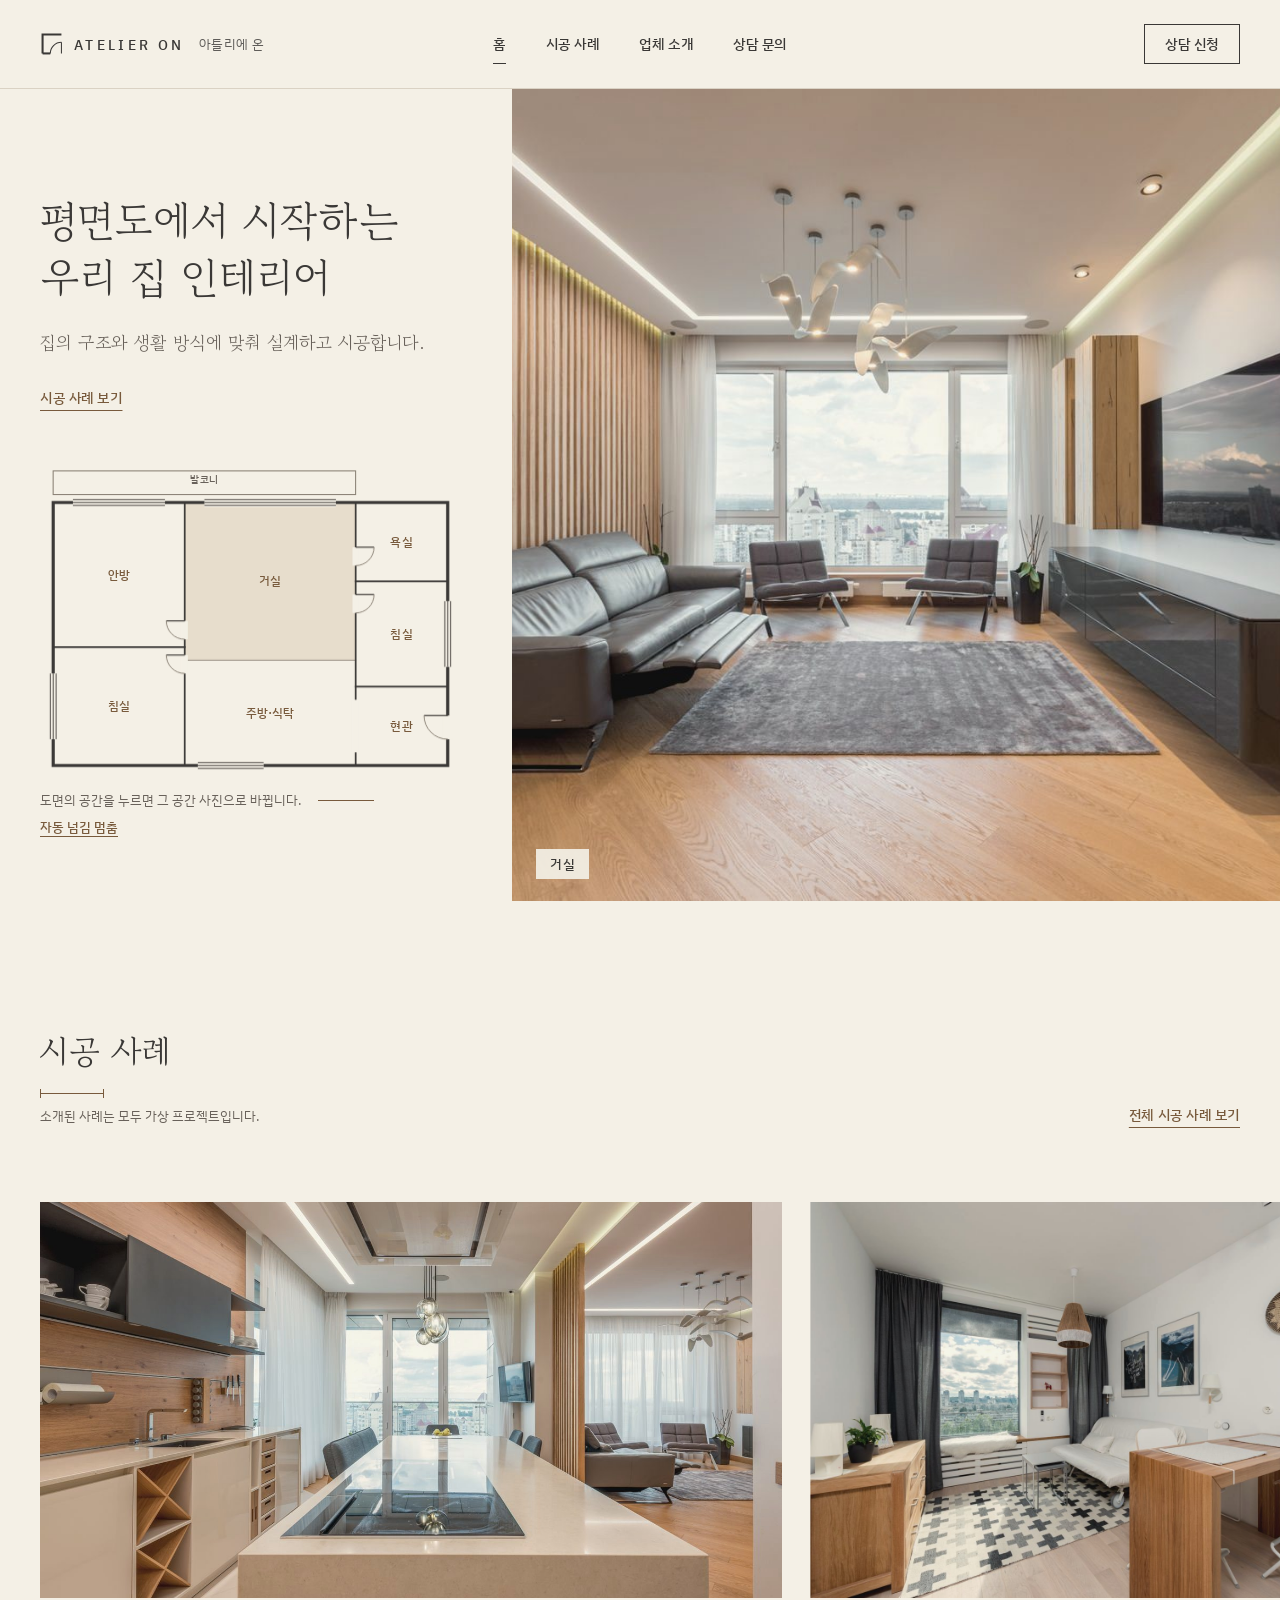
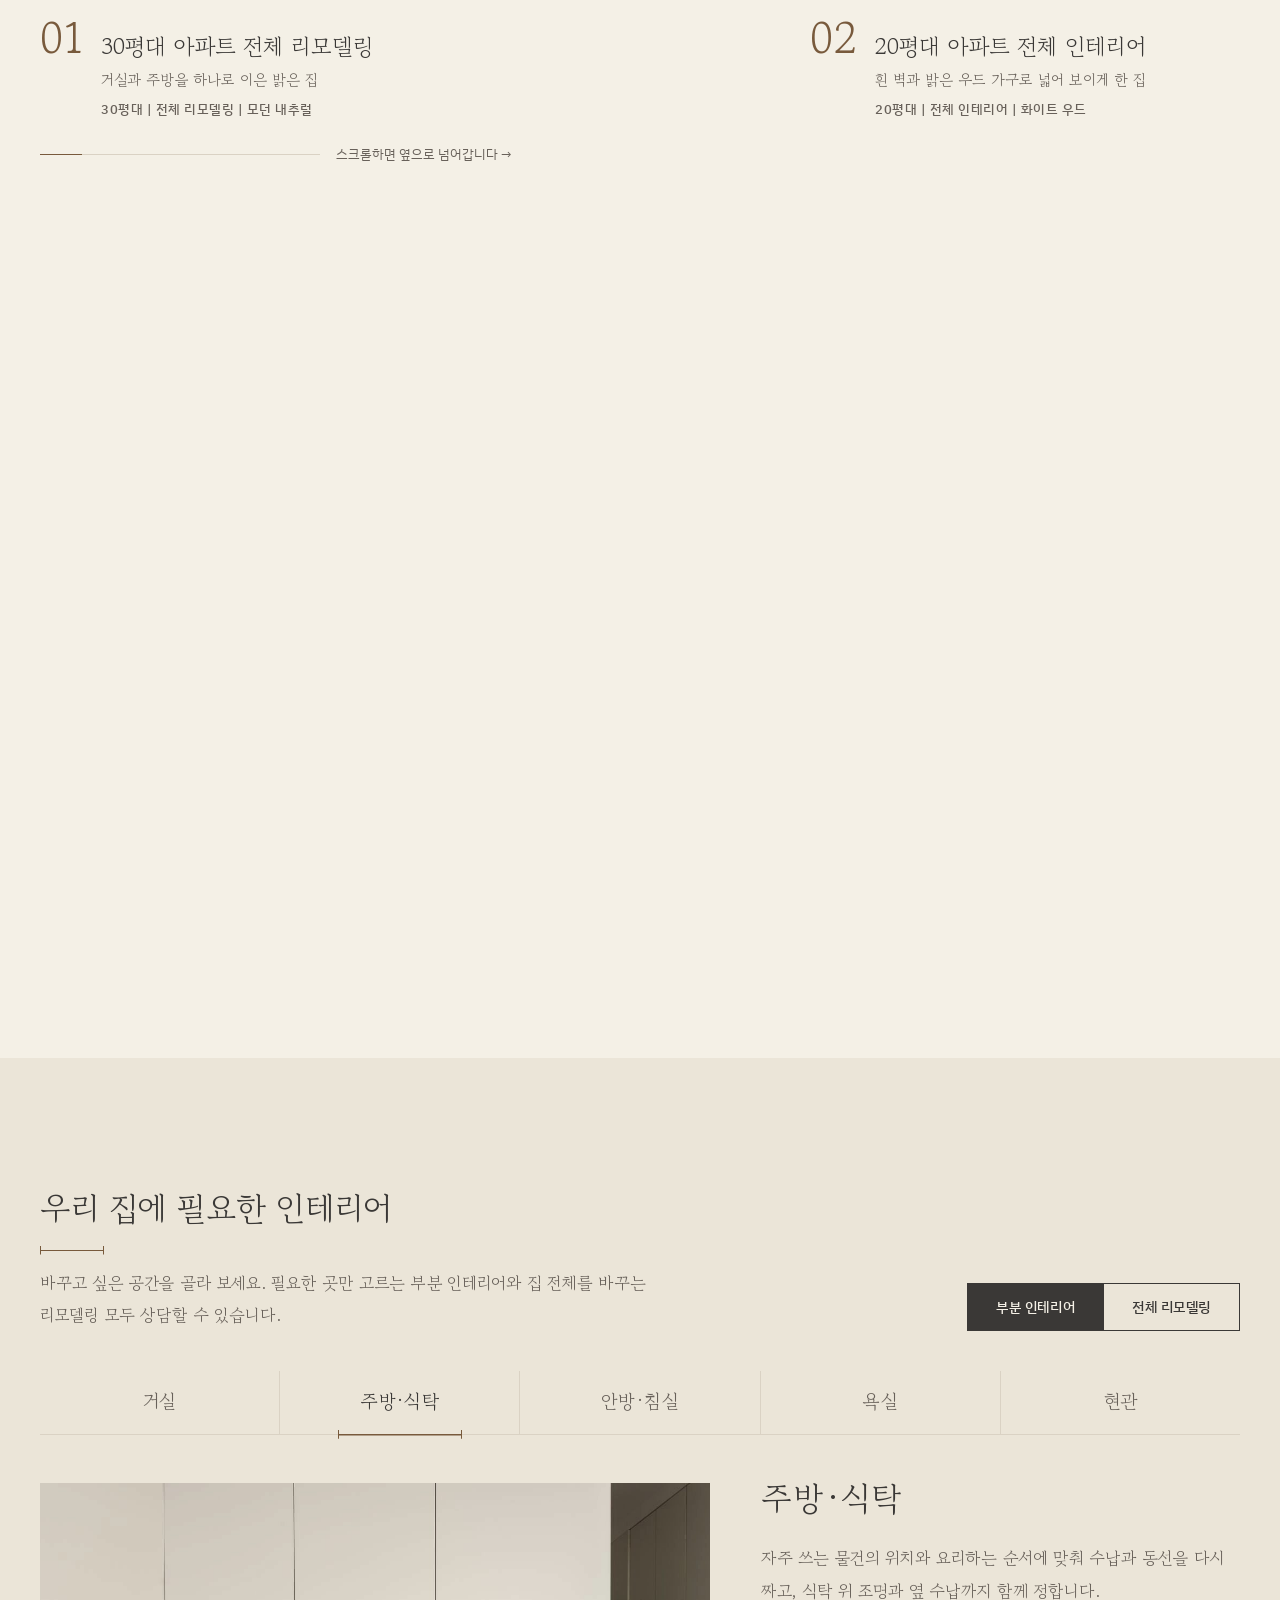
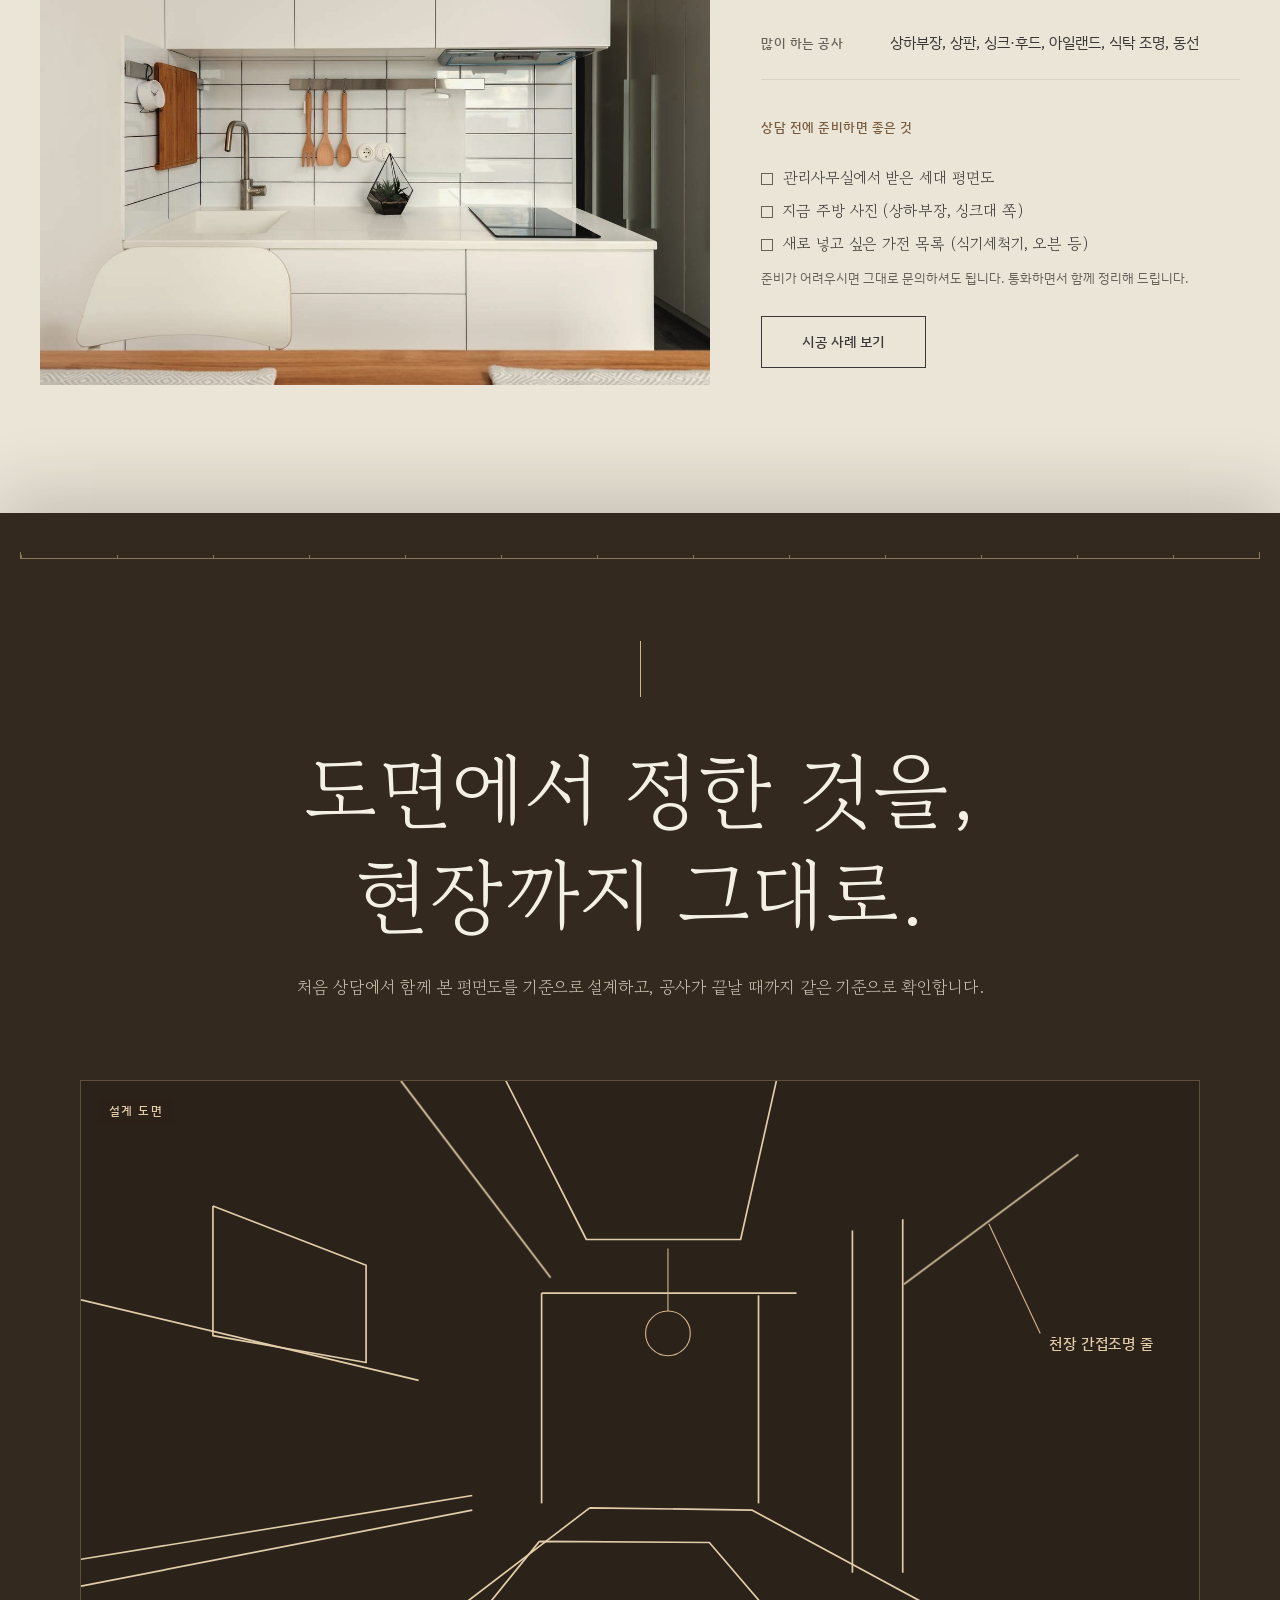
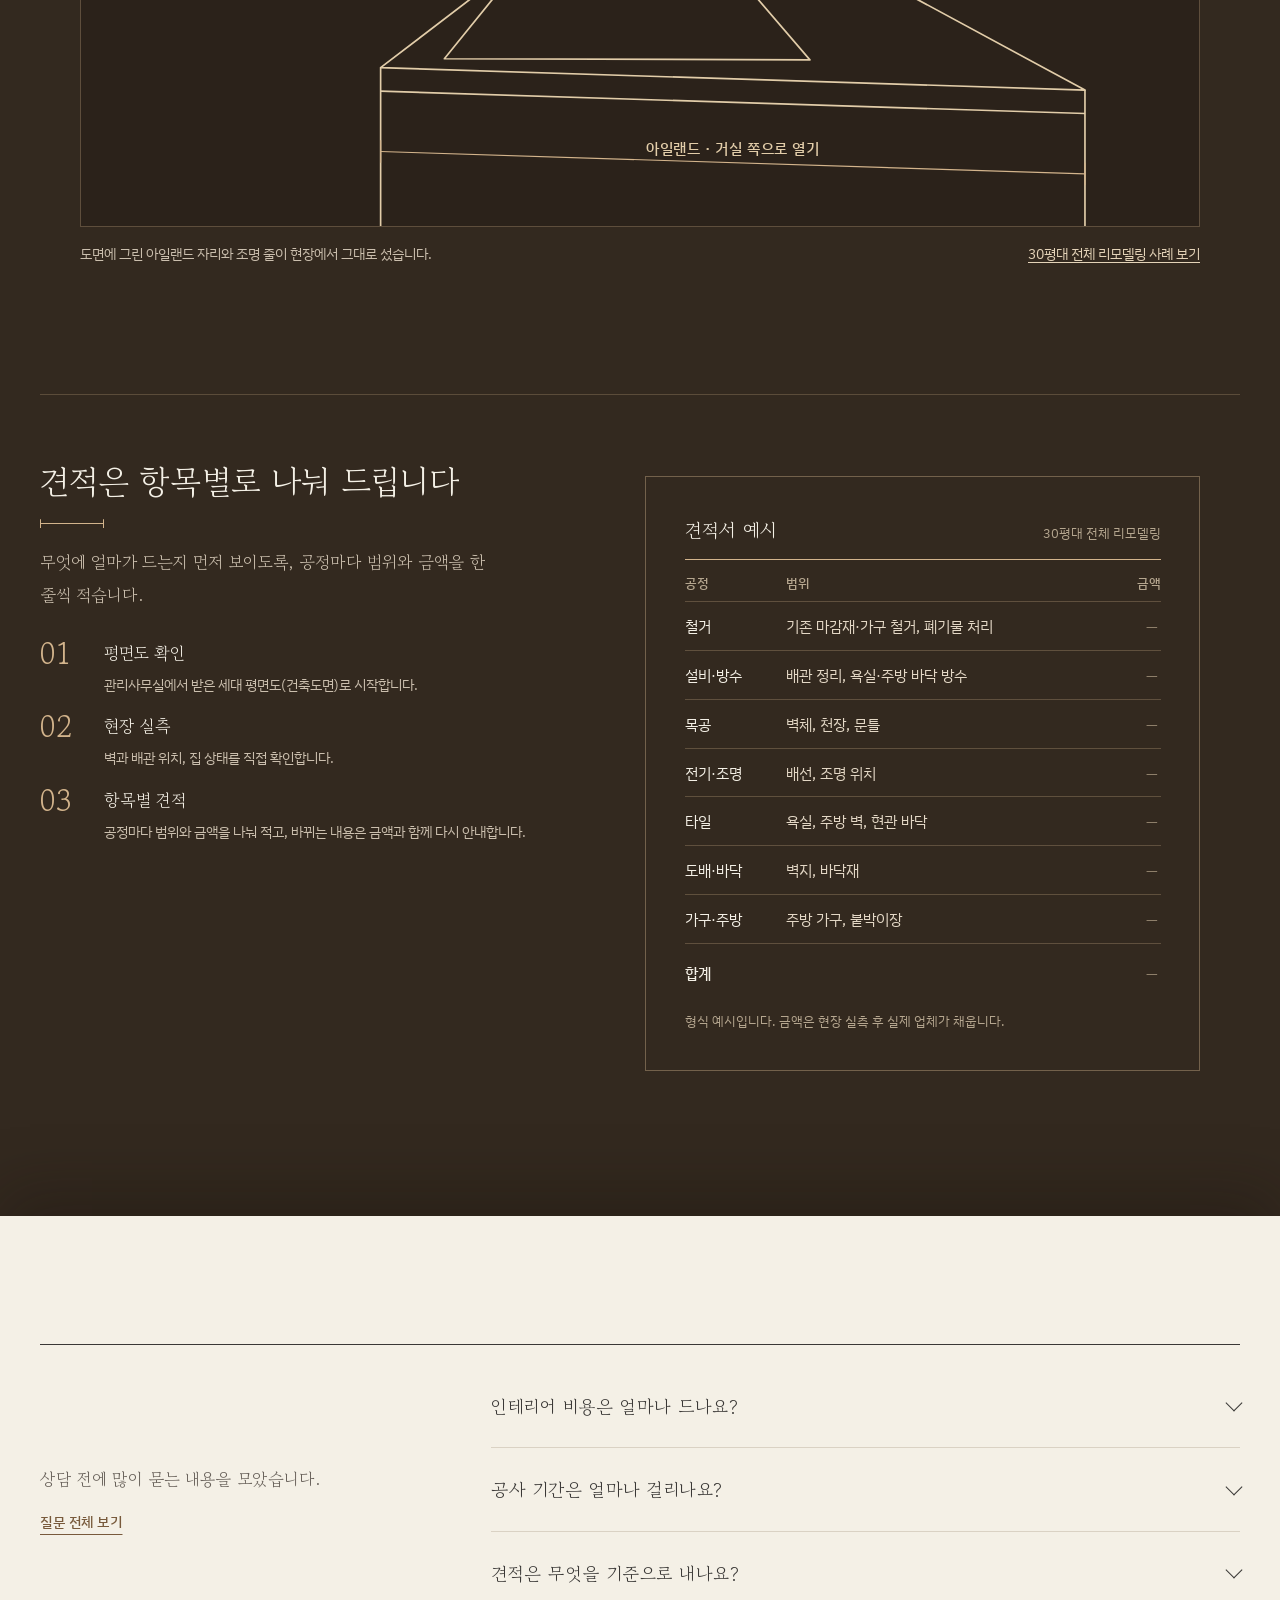
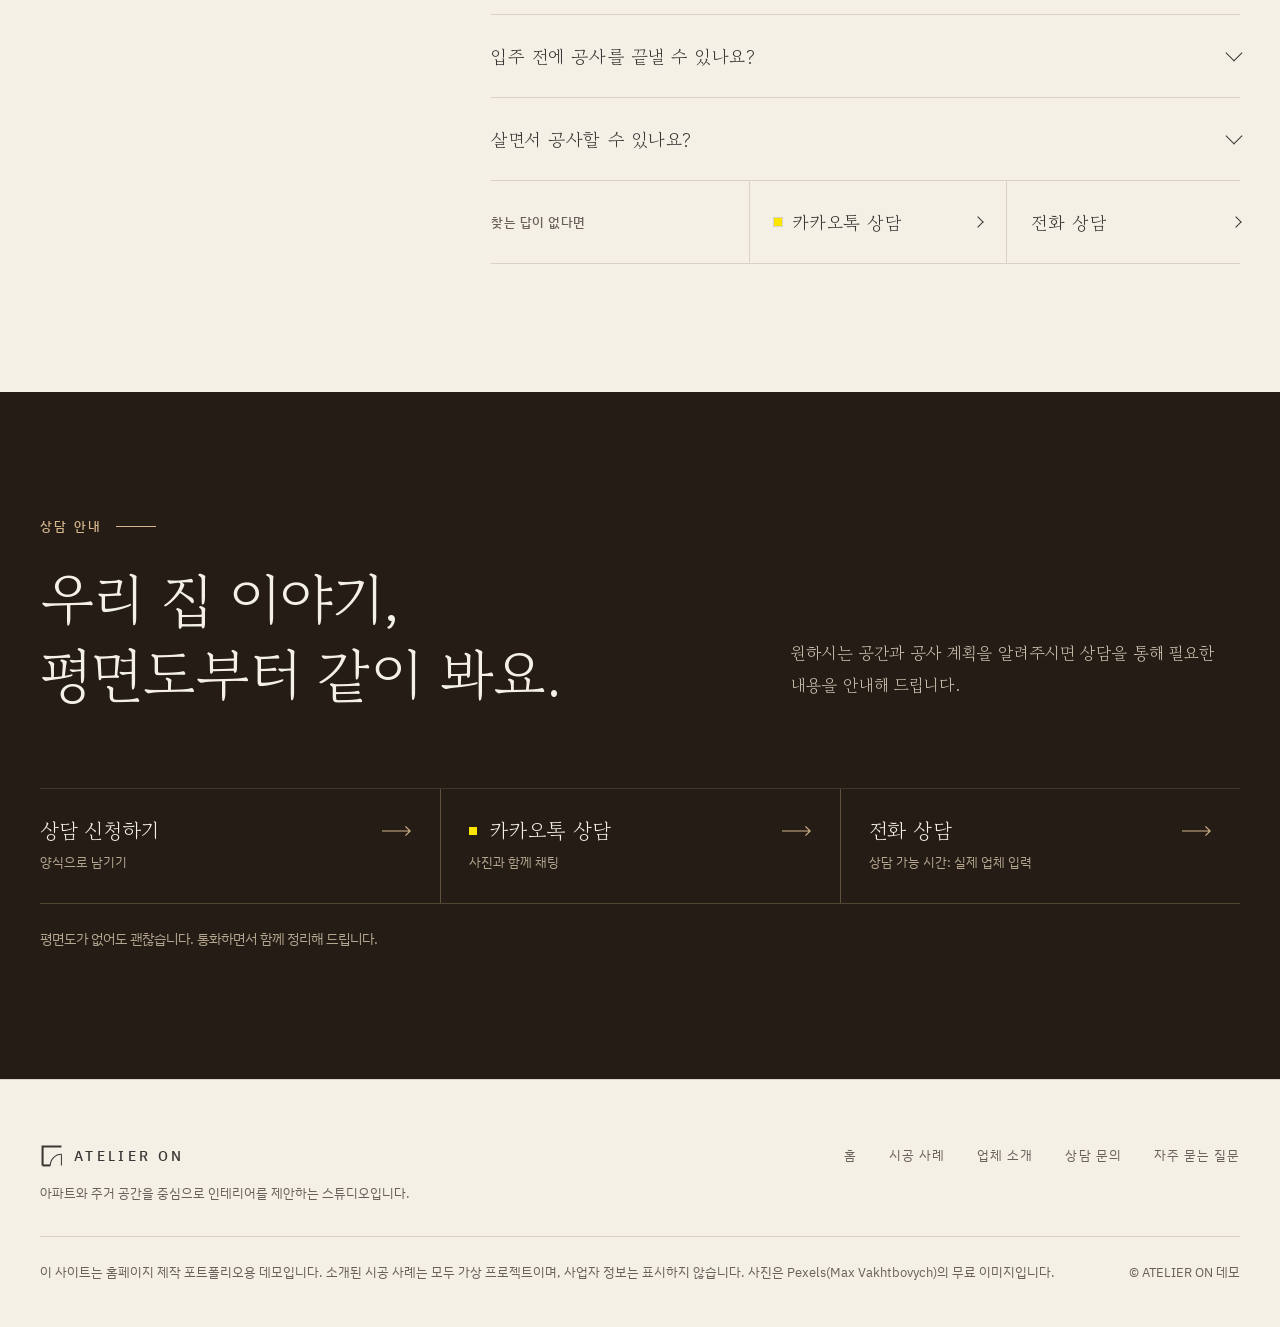
<file: atelier-on/index.html>
<!doctype html>
<html lang="ko">
<head>
<meta charset="utf-8">
<meta name="viewport" content="width=device-width, initial-scale=1">
<title>아틀리에 온 | 우리 집에 맞는 편안한 인테리어</title>
<meta name="description" content="아파트·주거 인테리어 스튜디오 아틀리에 온의 시공 사례와 상담 안내 (포트폴리오 데모)">
<link rel="preconnect" href="https://fonts.googleapis.com">
<link rel="preconnect" href="https://fonts.gstatic.com" crossorigin>
<link href="https://fonts.googleapis.com/css2?family=Gowun+Batang&family=IBM+Plex+Sans+KR:wght@300;400;500;600&display=swap" rel="stylesheet">
<link rel="icon" href="favicon.svg" type="image/svg+xml">
<meta name="theme-color" content="#FAF9F6">
<meta property="og:type" content="website">
<meta property="og:site_name" content="아틀리에 온 (포트폴리오 데모)">
<meta property="og:title" content="아틀리에 온 | 우리 집에 맞는 편안한 인테리어">
<meta property="og:description" content="아파트·주거 인테리어 스튜디오 홈페이지 포트폴리오 데모입니다. 시공 사례는 가상 프로젝트입니다.">
<meta property="og:image" content="images/6933852.jpg">
<link rel="stylesheet" href="styles.css">
</head>
<body data-page="home">
<main>
  <section class="home-hero" aria-labelledby="hero-title">
    <div class="home-hero-copy">
      <div class="home-hero-text">
        <h1 id="hero-title" class="home-hero-title">평면도에서 시작하는<br>우리 집 인테리어</h1>
        <p>집의 구조와 생활 방식에 맞춰 설계하고 시공합니다.</p>
        <a class="link" href="projects.html">시공 사례 보기</a>
      </div>
      <figure class="home-hero-plan">
        <div data-hero-plan></div>
        <figcaption>도면의 공간을 누르면 그 공간 사진으로 바뀝니다.</figcaption>
      </figure>
    </div>
    <div class="home-hero-photo"></div>
  </section>

  <section class="hscroll" aria-labelledby="work-title">
    <div class="hs-sticky">
      <div class="wrap row-head">
        <div><h2 class="sec-title" id="work-title">시공 사례</h2><p class="list-note">소개된 사례는 모두 가상 프로젝트입니다.</p></div>
        <a class="link" href="projects.html">전체 시공 사례 보기</a>
      </div>
      <div class="hs-track" data-hs></div>
      <div class="wrap hs-foot"><span class="hs-bar" aria-hidden="true"><i></i></span><span class="hs-hint">스크롤하면 옆으로 넘어갑니다</span></div>
    </div>
  </section>

  <div class="stack">
  <section class="section stack-under" aria-labelledby="service-title">
    <div class="wrap">
      <div class="svc-head">
        <div>
          <h2 class="sec-title" id="service-title">우리 집에 필요한 인테리어</h2>
          <p class="sec-lead">바꾸고 싶은 공간을 골라 보세요. 필요한 곳만 고르는 부분 인테리어와 집 전체를 바꾸는 리모델링 모두 상담할 수 있습니다.</p>
        </div>
        <div class="svc-modes"></div>
      </div>
      <div class="picker" data-picker></div>
    </div>
  </section>

  <div class="stack stack-b">
  <div class="dark-zone stack-under">
  <section class="promise" aria-label="아틀리에 온의 약속">
    <div class="wrap">
      <span class="promise-rule" aria-hidden="true"></span>
      <p class="promise-line">도면에서 정한 것을,<br>현장까지 그대로.</p>
      <p class="promise-sub">처음 상담에서 함께 본 평면도를 기준으로 설계하고, 공사가 끝날 때까지 같은 기준으로 확인합니다.</p>
      <figure class="trace" data-trace>
        <div class="trace-box">
          <div data-img="6933853" data-alt="거실 쪽으로 열린 아일랜드 주방. 30평대 전체 리모델링 사례" data-pos="50% 50%"></div>
          <div class="trace-lines" data-trace-lines></div>
          <span class="trace-edge" aria-hidden="true"></span>
          <p class="trace-label trace-label-a" aria-hidden="true">설계 도면</p>
          <p class="trace-label trace-label-b" aria-hidden="true">완성 현장</p>
        </div>
        <figcaption><span>도면에 그린 아일랜드 자리와 조명 줄이 현장에서 그대로 섰습니다.</span><a href="project-30.html">30평대 전체 리모델링 사례 보기</a></figcaption>
      </figure>
    </div>
  </section>

  <section class="section" aria-labelledby="estimate-title">
    <div class="wrap estimate">
      <div class="estimate-side">
        <h2 class="sec-title" id="estimate-title">견적은 항목별로 나눠 드립니다</h2>
        <p>무엇에 얼마가 드는지 먼저 보이도록, 공정마다 범위와 금액을 한 줄씩 적습니다.</p>
        <ol class="estimate-steps">
          <li><b>평면도 확인</b><span>관리사무실에서 받은 세대 평면도(건축도면)로 시작합니다.</span></li>
          <li><b>현장 실측</b><span>벽과 배관 위치, 집 상태를 직접 확인합니다.</span></li>
          <li><b>항목별 견적</b><span>공정마다 범위와 금액을 나눠 적고, 바뀌는 내용은 금액과 함께 다시 안내합니다.</span></li>
        </ol>
      </div>
      <figure class="quote" aria-label="항목별 견적서 예시">
        <div class="quote-head"><b>견적서 예시</b><span>30평대 전체 리모델링</span></div>
        <table>
          <thead><tr><th scope="col">공정</th><th scope="col">범위</th><th scope="col">금액</th></tr></thead>
          <tbody>
              <tr><td>철거</td><td>기존 마감재·가구 철거, 폐기물 처리</td><td class="blank">—</td></tr>
              <tr><td>설비·방수</td><td>배관 정리, 욕실·주방 바닥 방수</td><td class="blank">—</td></tr>
              <tr><td>목공</td><td>벽체, 천장, 문틀</td><td class="blank">—</td></tr>
              <tr><td>전기·조명</td><td>배선, 조명 위치</td><td class="blank">—</td></tr>
              <tr><td>타일</td><td>욕실, 주방 벽, 현관 바닥</td><td class="blank">—</td></tr>
              <tr><td>도배·바닥</td><td>벽지, 바닥재</td><td class="blank">—</td></tr>
              <tr><td>가구·주방</td><td>주방 가구, 붙박이장</td><td class="blank">—</td></tr>
            <tr class="quote-total"><td>합계</td><td></td><td class="blank">—</td></tr>
          </tbody>
        </table>
        <figcaption class="quote-note">형식 예시입니다. 금액은 현장 실측 후 실제 업체가 채웁니다.</figcaption>
      </figure>
    </div>
  </section>
  </div>

  <div class="stack-cover">
  <section class="section" aria-labelledby="faq-title">
    <div class="wrap faq-split">
      <div class="faq-side">
        <h2 class="sec-title" id="faq-title">자주 묻는 질문</h2>
        <p>상담 전에 많이 묻는 내용을 모았습니다.</p>
        <a class="link" href="contact.html#faq">질문 전체 보기</a>
      </div>
      <div class="qa-list" data-faq="5"></div>
      <div class="quick">
          <p class="quick-title">찾는 답이 없다면</p>
          <a class="quick-row" href="#" data-quick="kakao"><span class="quick-name"><i class="kk" aria-hidden="true"></i>카카오톡 상담</span></a>
          <a class="quick-row" href="#" data-quick="tel"><span class="quick-name">전화 상담</span></a>
      </div>
    </div>
  </section>

  <div data-final></div>
  </div>
  </div>
  </div>
</main>
<script src="main.js"></script>
</body>
</html>
</file>
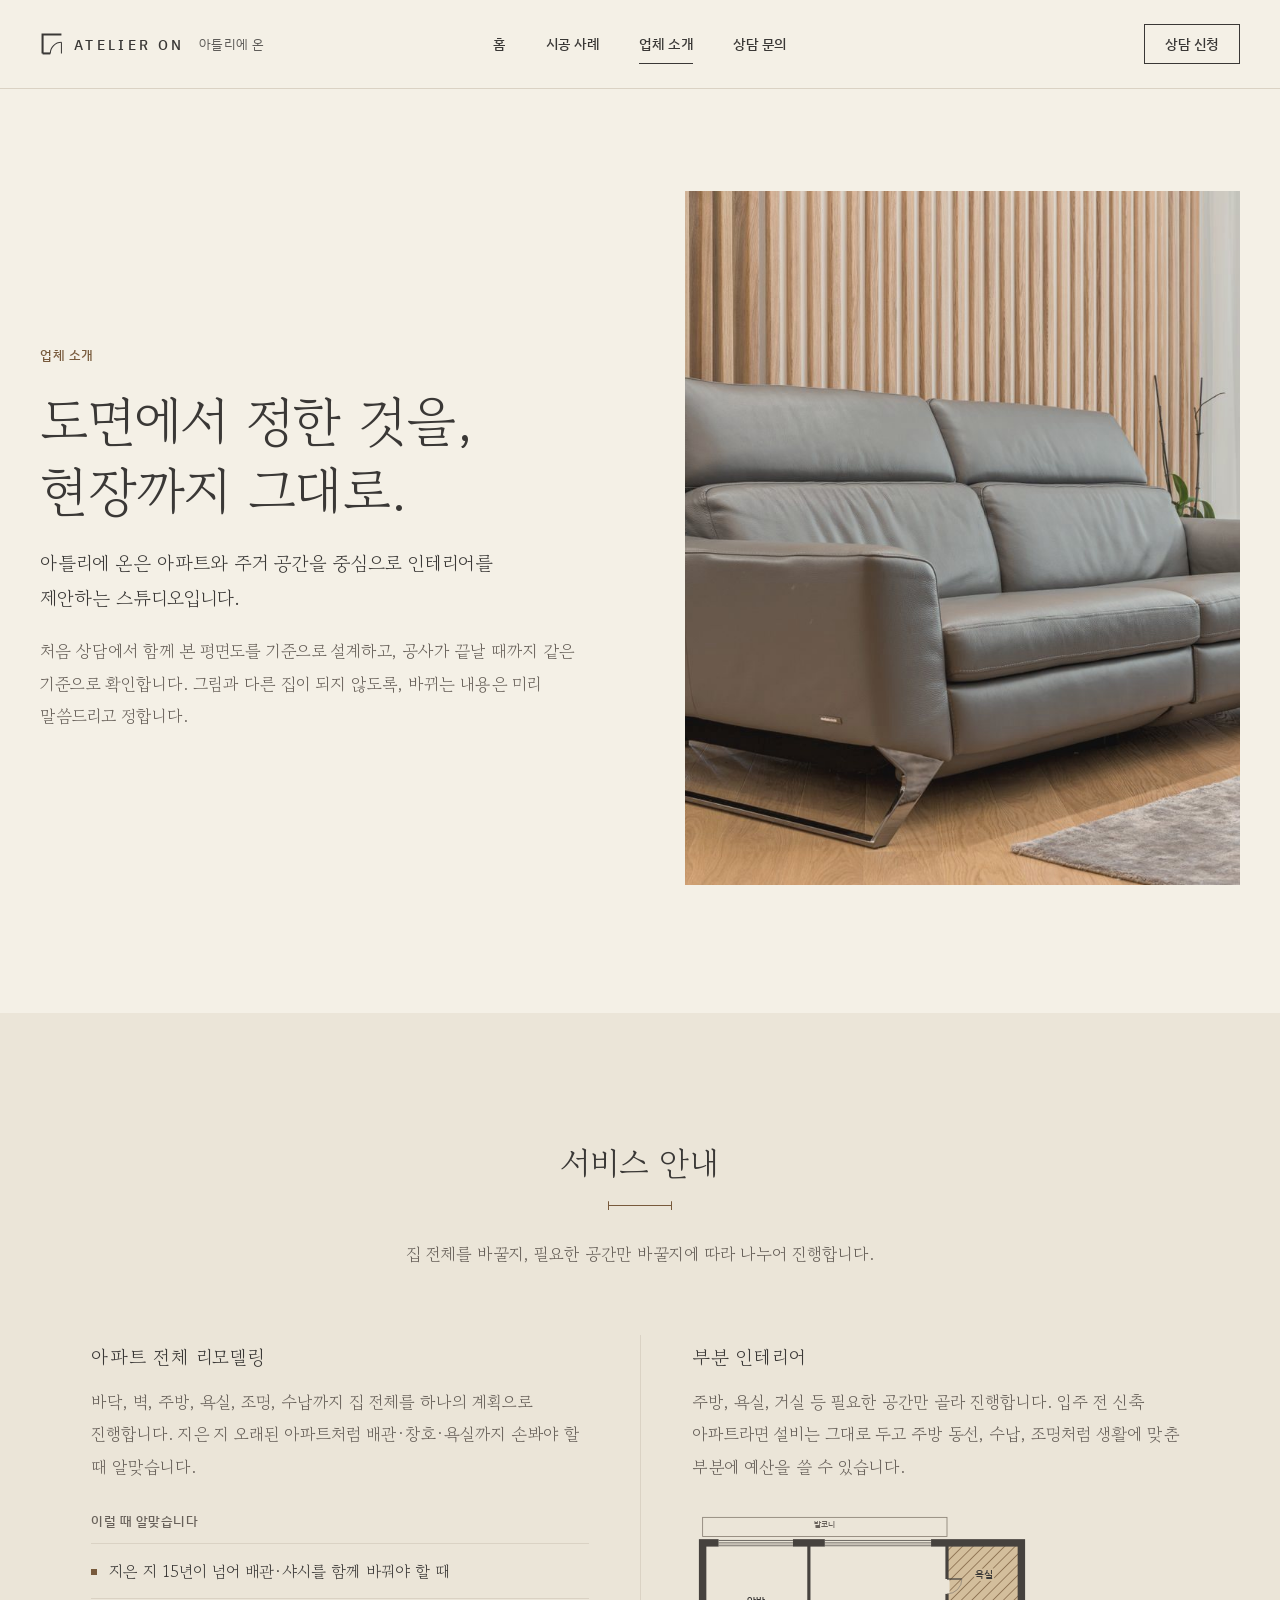
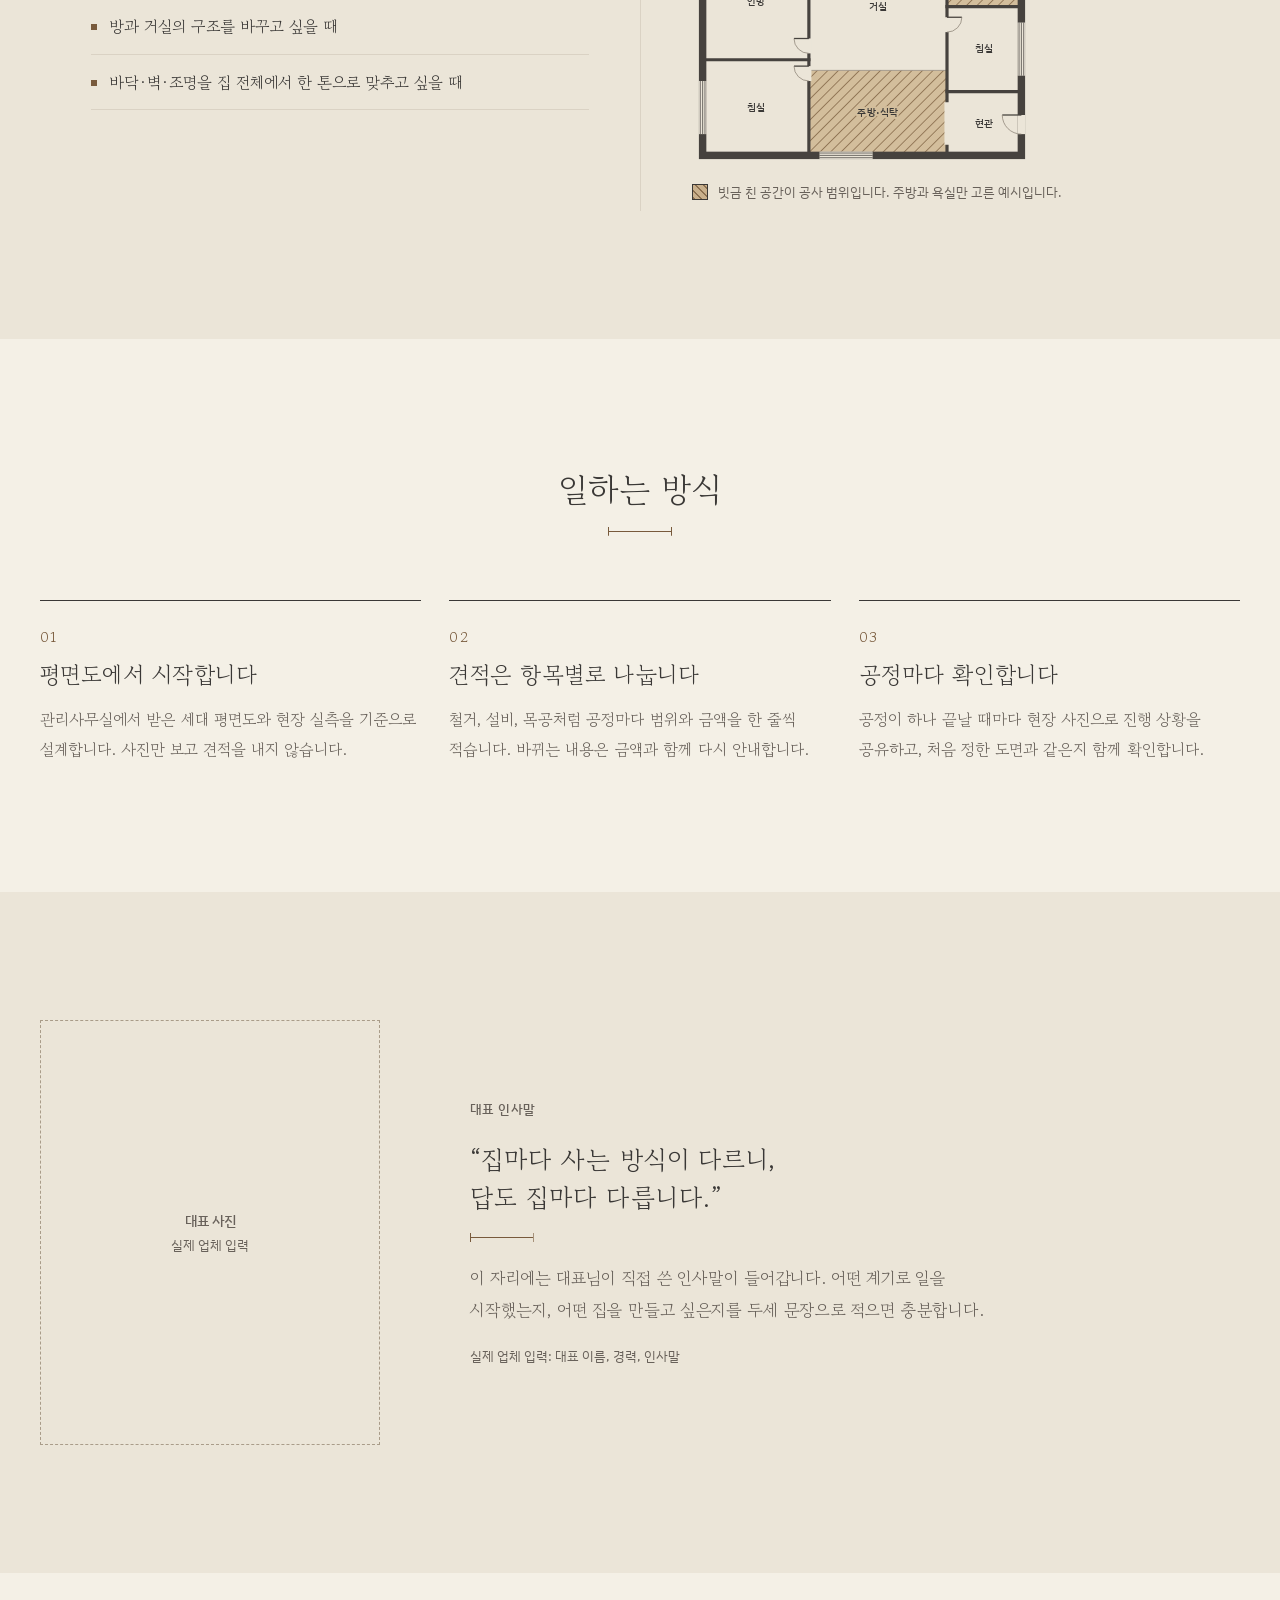
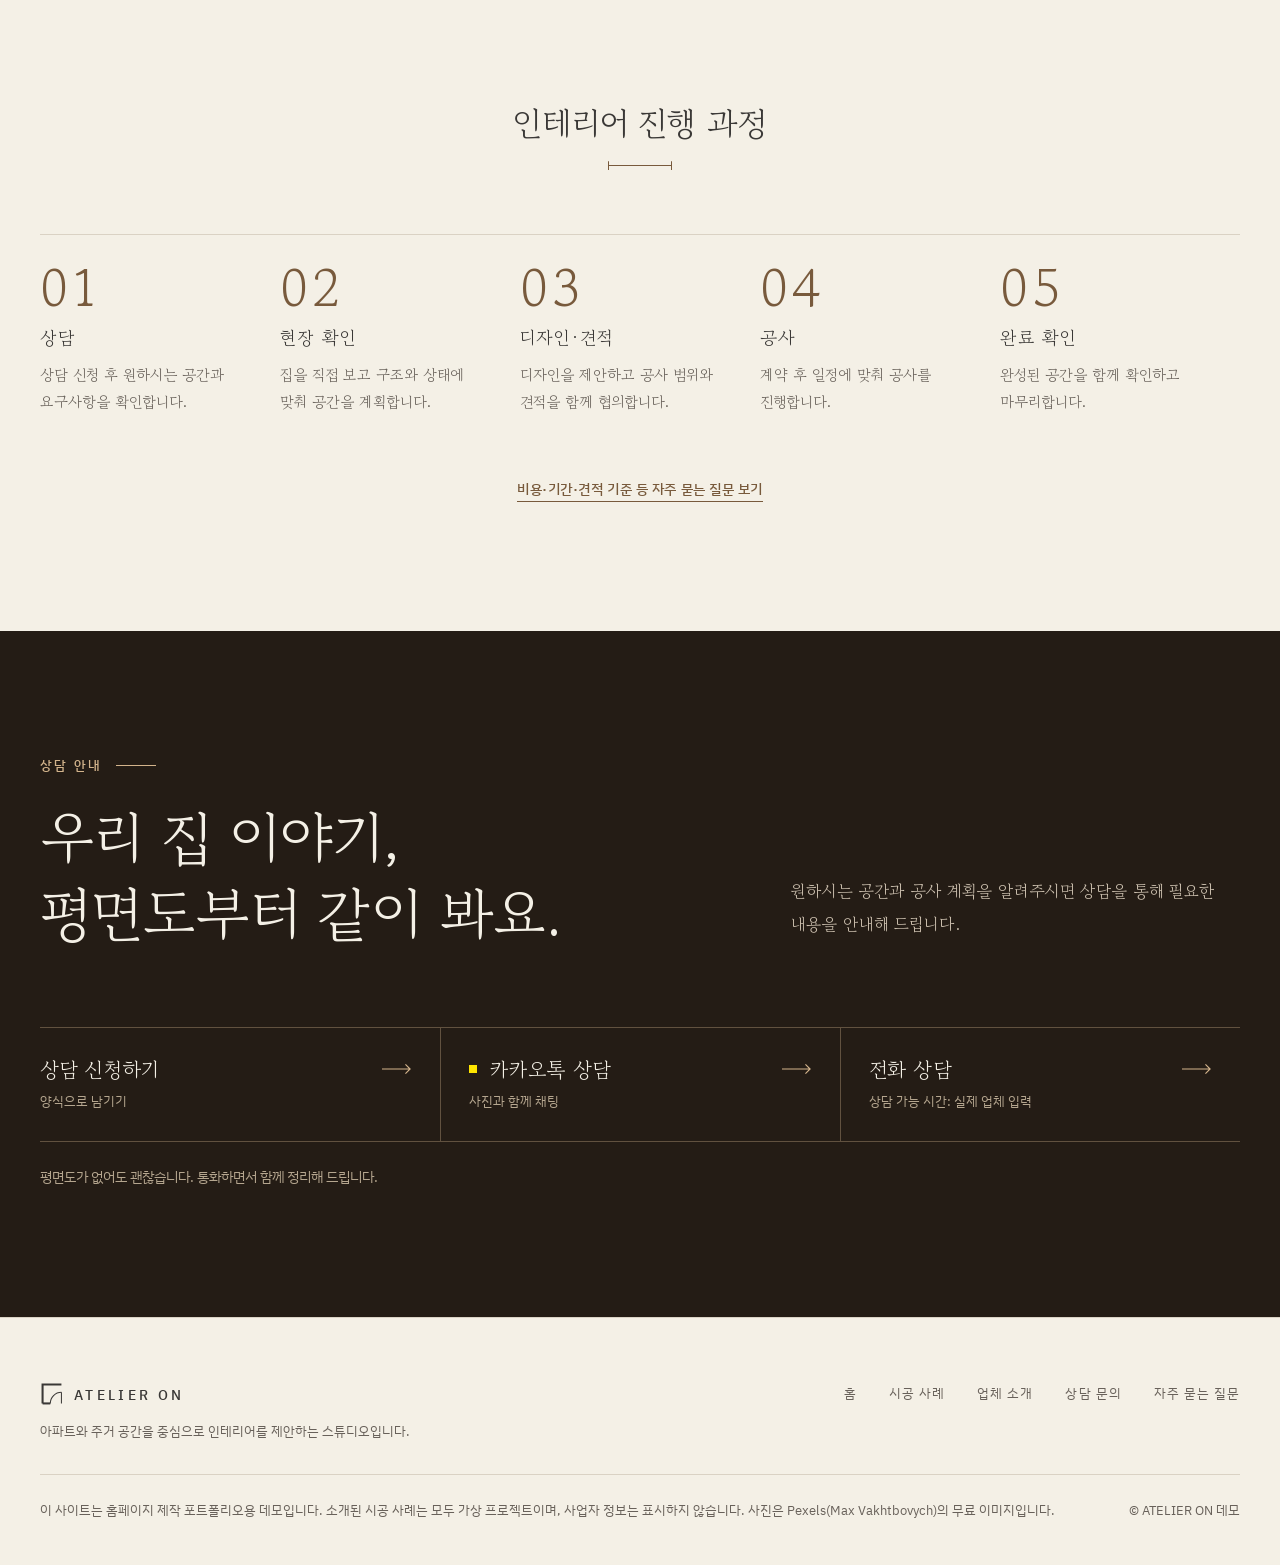
<file: atelier-on/about.html>
<!doctype html>
<html lang="ko">
<head>
<meta charset="utf-8">
<meta name="viewport" content="width=device-width, initial-scale=1">
<title>업체 소개 | 아틀리에 온</title>
<meta name="description" content="아틀리에 온의 서비스와 인테리어 진행 과정 (포트폴리오 데모)">
<link rel="preconnect" href="https://fonts.googleapis.com">
<link rel="preconnect" href="https://fonts.gstatic.com" crossorigin>
<link href="https://fonts.googleapis.com/css2?family=Gowun+Batang&family=IBM+Plex+Sans+KR:wght@300;400;500;600&display=swap" rel="stylesheet">
<link rel="icon" href="favicon.svg" type="image/svg+xml">
<meta name="theme-color" content="#FAF9F6">
<meta property="og:type" content="website">
<meta property="og:site_name" content="아틀리에 온 (포트폴리오 데모)">
<meta property="og:title" content="업체 소개 | 아틀리에 온">
<meta property="og:description" content="아파트·주거 인테리어 스튜디오 홈페이지 포트폴리오 데모입니다. 시공 사례는 가상 프로젝트입니다.">
<meta property="og:image" content="images/6933852.jpg">
<link rel="stylesheet" href="styles.css">
</head>
<body data-page="about">
<main>
  <section class="section top">
    <div class="wrap split about-hero">
      <div class="split-text">
        <p class="eyebrow">업체 소개</p>
        <h1 class="about-title">도면에서 정한 것을,<br>현장까지 그대로.</h1>
        <p class="lead">아틀리에 온은 아파트와 주거 공간을 중심으로 인테리어를 제안하는 스튜디오입니다.</p>
        <p>처음 상담에서 함께 본 평면도를 기준으로 설계하고, 공사가 끝날 때까지 같은 기준으로 확인합니다. 그림과 다른 집이 되지 않도록, 바뀌는 내용은 미리 말씀드리고 정합니다.</p>
      </div>
      <div data-img="6933860" data-alt="우드 슬랫 벽 앞의 회색 소파" data-pos="45% 50%"></div>
    </div>
  </section>

  <section class="section band">
    <div class="wrap">
      <h2 class="sec-title">서비스 안내</h2>
      <p class="sec-lead">집 전체를 바꿀지, 필요한 공간만 바꿀지에 따라 나누어 진행합니다.</p>
      <div class="services">
        <article class="service">
          <h3 class="t-h3">아파트 전체 리모델링</h3>
          <p>바닥, 벽, 주방, 욕실, 조명, 수납까지 집 전체를 하나의 계획으로 진행합니다. 지은 지 오래된 아파트처럼 배관·창호·욕실까지 손봐야 할 때 알맞습니다.</p>
          <div class="fit">
            <p class="fit-title">이럴 때 알맞습니다</p>
            <ul><li>지은 지 15년이 넘어 배관·샤시를 함께 바꿔야 할 때</li><li>방과 거실의 구조를 바꾸고 싶을 때</li><li>바닥·벽·조명을 집 전체에서 한 톤으로 맞추고 싶을 때</li></ul>
          </div>
        </article>
        <article class="service">
          <div data-scope="part"></div>
          <h3 class="t-h3">부분 인테리어</h3>
          <p>주방, 욕실, 거실 등 필요한 공간만 골라 진행합니다. 입주 전 신축 아파트라면 설비는 그대로 두고 주방 동선, 수납, 조명처럼 생활에 맞춘 부분에 예산을 쓸 수 있습니다.</p>
          <p class="scope-key"><i aria-hidden="true"></i>빗금 친 공간이 공사 범위입니다. 주방과 욕실만 고른 예시입니다.</p>
        </article>
      </div>
    </div>
  </section>

  <section class="section" aria-labelledby="way-title">
    <div class="wrap">
      <h2 class="sec-title" id="way-title">일하는 방식</h2>
      <ol class="ways">
        <li><h3>평면도에서 시작합니다</h3><p>관리사무실에서 받은 세대 평면도와 현장 실측을 기준으로 설계합니다. 사진만 보고 견적을 내지 않습니다.</p></li>
        <li><h3>견적은 항목별로 나눕니다</h3><p>철거, 설비, 목공처럼 공정마다 범위와 금액을 한 줄씩 적습니다. 바뀌는 내용은 금액과 함께 다시 안내합니다.</p></li>
        <li><h3>공정마다 확인합니다</h3><p>공정이 하나 끝날 때마다 현장 사진으로 진행 상황을 공유하고, 처음 정한 도면과 같은지 함께 확인합니다.</p></li>
      </ol>
    </div>
  </section>

  <section class="section band" aria-labelledby="owner-title">
    <div class="wrap owner">
      <div class="owner-photo" role="img" aria-label="대표 사진 자리 (실제 업체 입력)"><span>대표 사진<br><small>실제 업체 입력</small></span></div>
      <div class="owner-text">
        <p class="eyebrow">대표 인사말</p>
        <h2 class="t-h2" id="owner-title">“집마다 사는 방식이 다르니,<br>답도 집마다 다릅니다.”</h2>
        <p>이 자리에는 대표님이 직접 쓴 인사말이 들어갑니다. 어떤 계기로 일을 시작했는지, 어떤 집을 만들고 싶은지를 두세 문장으로 적으면 충분합니다.</p>
        <p class="owner-todo">실제 업체 입력: 대표 이름, 경력, 인사말</p>
      </div>
    </div>
  </section>

  <section class="section">
    <div class="wrap">
      <h2 class="sec-title" id="process">인테리어 진행 과정</h2>
      <ol class="steps">
        <li><h3>상담</h3><p>상담 신청 후 원하시는 공간과 요구사항을 확인합니다.</p></li>
        <li><h3>현장 확인</h3><p>집을 직접 보고 구조와 상태에 맞춰 공간을 계획합니다.</p></li>
        <li><h3>디자인·견적</h3><p>디자인을 제안하고 공사 범위와 견적을 함께 협의합니다.</p></li>
        <li><h3>공사</h3><p>계약 후 일정에 맞춰 공사를 진행합니다.</p></li>
        <li><h3>완료 확인</h3><p>완성된 공간을 함께 확인하고 마무리합니다.</p></li>
      </ol>
      <p class="sec-foot"><a class="link" href="contact.html#faq">비용·기간·견적 기준 등 자주 묻는 질문 보기</a></p>
    </div>
  </section>


  <div data-final="6933852" data-alt="거실과 주방이 이어진 밝은 집"></div>
</main>
<script src="main.js"></script>
</body>
</html>
</file>
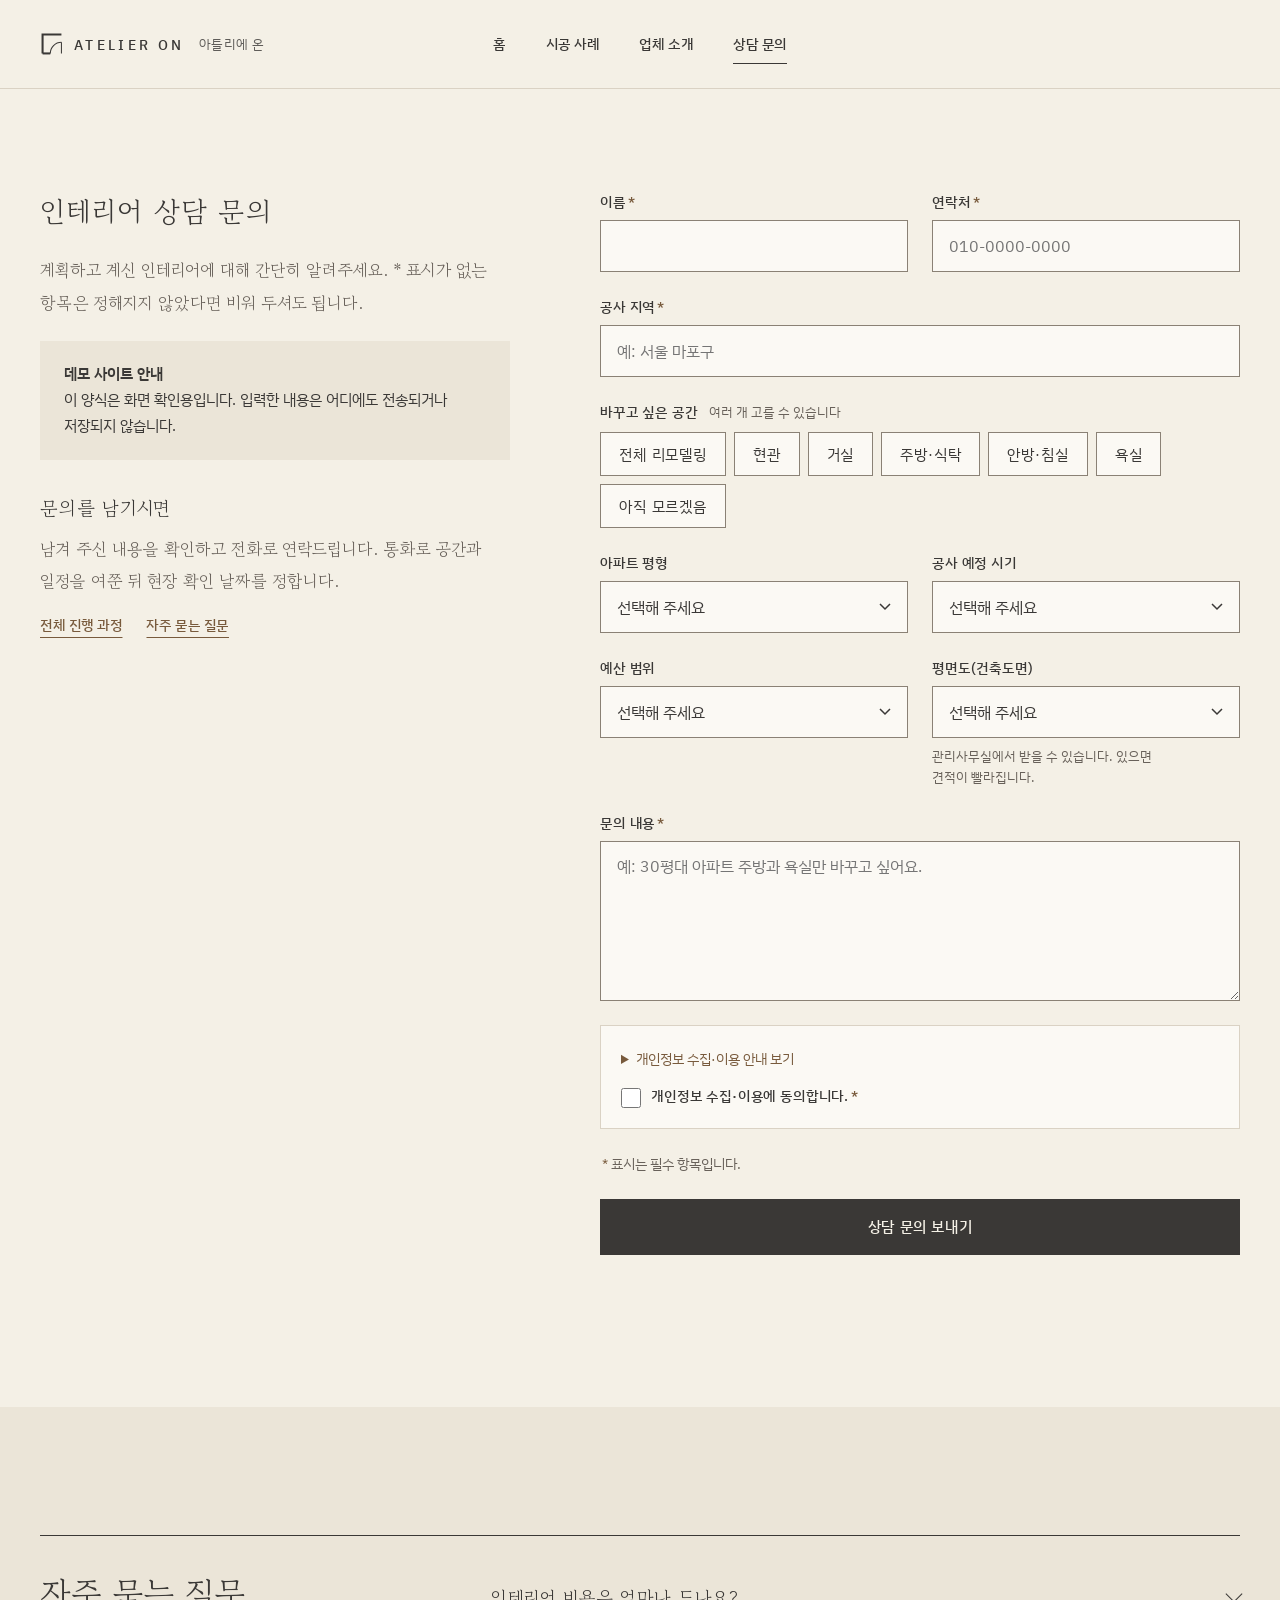
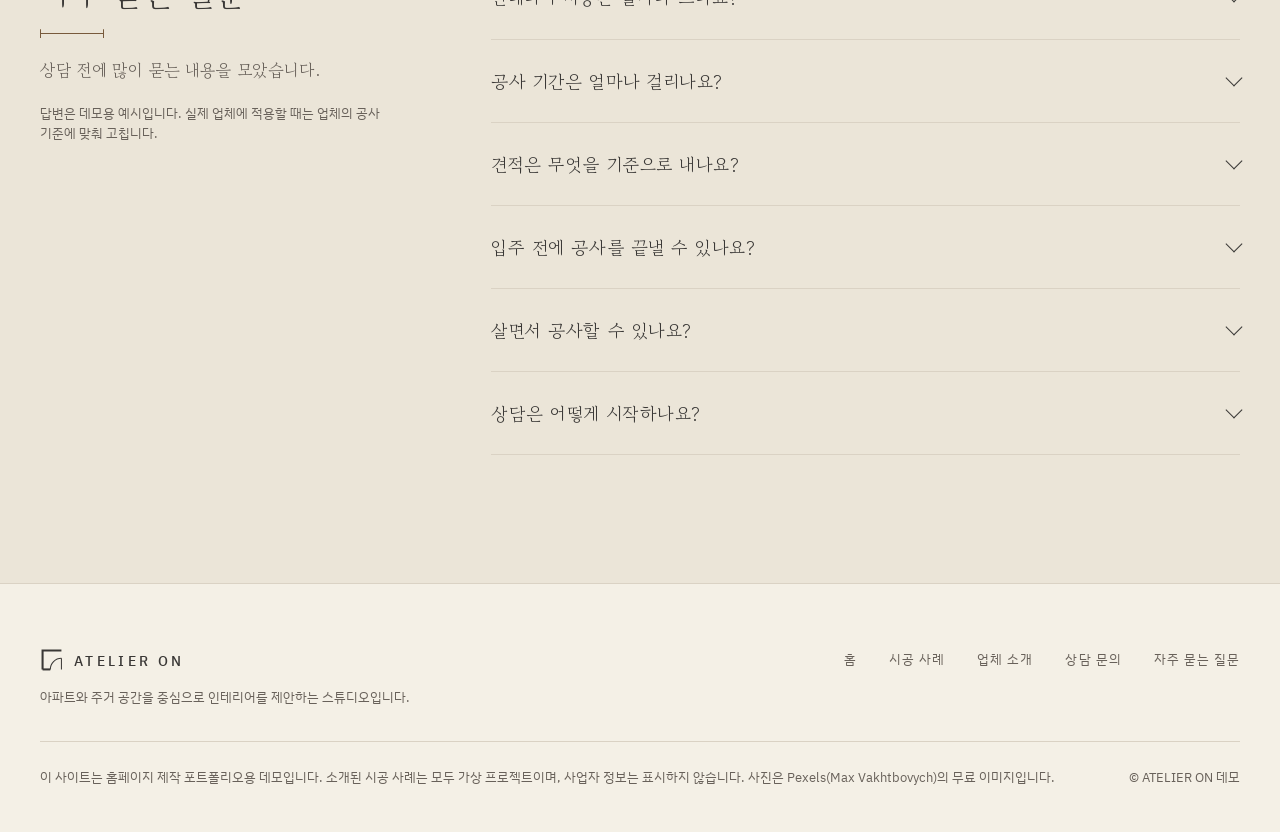
<file: atelier-on/contact.html>
<!doctype html>
<html lang="ko">
<head>
<meta charset="utf-8">
<meta name="viewport" content="width=device-width, initial-scale=1">
<title>상담 문의 | 아틀리에 온</title>
<meta name="description" content="아틀리에 온 인테리어 상담 문의 (데모: 문의 내용은 전송되지 않습니다)">
<link rel="preconnect" href="https://fonts.googleapis.com">
<link rel="preconnect" href="https://fonts.gstatic.com" crossorigin>
<link href="https://fonts.googleapis.com/css2?family=Gowun+Batang&family=IBM+Plex+Sans+KR:wght@300;400;500;600&display=swap" rel="stylesheet">
<link rel="icon" href="favicon.svg" type="image/svg+xml">
<meta name="theme-color" content="#FAF9F6">
<meta property="og:type" content="website">
<meta property="og:site_name" content="아틀리에 온 (포트폴리오 데모)">
<meta property="og:title" content="상담 문의 | 아틀리에 온">
<meta property="og:description" content="아파트·주거 인테리어 스튜디오 홈페이지 포트폴리오 데모입니다. 시공 사례는 가상 프로젝트입니다.">
<meta property="og:image" content="images/6933852.jpg">
<link rel="stylesheet" href="styles.css">
</head>
<body data-page="contact">
<main>
<section class="section top">
  <div class="wrap contact">
    <div class="contact-aside">
      <h1 class="t-h1">인테리어 상담 문의</h1>
      <p class="lead">계획하고 계신 인테리어에 대해 간단히 알려주세요. * 표시가 없는 항목은 정해지지 않았다면 비워 두셔도 됩니다.</p>
      <p class="notice"><b>데모 사이트 안내</b><br>이 양식은 화면 확인용입니다. 입력한 내용은 어디에도 전송되거나 저장되지 않습니다.</p>
      <div class="next">
        <h2 class="t-h3">문의를 남기시면</h2>
        <p>남겨 주신 내용을 확인하고 전화로 연락드립니다. 통화로 공간과 일정을 여쭌 뒤 현장 확인 날짜를 정합니다.</p>
        <p class="next-links"><a class="link" href="about.html#process">전체 진행 과정</a><a class="link" href="#faq">자주 묻는 질문</a></p>
      </div>
    </div>

    <form class="form" id="form" novalidate>
      <div class="two">
        <div class="field"><label for="name">이름<span class="req" aria-hidden="true">*</span></label>
          <input class="input" id="name" name="name" autocomplete="name" required aria-required="true"></div>
        <div class="field"><label for="tel">연락처<span class="req" aria-hidden="true">*</span></label>
          <input class="input" id="tel" name="tel" type="tel" inputmode="tel" autocomplete="tel" placeholder="010-0000-0000" required aria-required="true"></div>
      </div>
      <div class="field"><label for="area">공사 지역<span class="req" aria-hidden="true">*</span></label>
        <input class="input" id="area" name="area" placeholder="예: 서울 마포구" required aria-required="true"></div>
      <fieldset class="field chips" id="scope-field">
        <legend>바꾸고 싶은 공간 <span class="opt">여러 개 고를 수 있습니다</span></legend>
        <div class="chip-list">
          <label class="chip"><input type="checkbox" name="scope" value="전체 리모델링"><span>전체 리모델링</span></label>
          <label class="chip"><input type="checkbox" name="scope" value="현관"><span>현관</span></label>
          <label class="chip"><input type="checkbox" name="scope" value="거실"><span>거실</span></label>
          <label class="chip"><input type="checkbox" name="scope" value="주방·식탁"><span>주방·식탁</span></label>
          <label class="chip"><input type="checkbox" name="scope" value="안방·침실"><span>안방·침실</span></label>
          <label class="chip"><input type="checkbox" name="scope" value="욕실"><span>욕실</span></label>
          <label class="chip"><input type="checkbox" name="scope" value="아직 모르겠음"><span>아직 모르겠음</span></label>
        </div>
        <p class="hint" id="scope-hint" hidden></p>
      </fieldset>
      <div class="two">
        <div class="field"><label for="size">아파트 평형</label>
          <select class="input" id="size" name="size"><option value="">선택해 주세요</option><option>20평 미만</option><option>20평대</option><option>30평대</option><option>40평대</option><option>50평 이상</option><option>잘 모르겠음</option></select></div>
        <div class="field"><label for="when">공사 예정 시기</label>
          <select class="input" id="when" name="when"><option value="">선택해 주세요</option><option>1개월 이내</option><option>1~3개월 후</option><option>3~6개월 후</option><option>6개월 이후</option><option>아직 정하지 않음</option></select></div>
      </div>
      <div class="two">
        <div class="field"><label for="budget">예산 범위</label>
          <select class="input" id="budget" name="budget"><option value="">선택해 주세요</option><option>2천만 원 미만</option><option>2천만~4천만 원</option><option>4천만~6천만 원</option><option>6천만 원 이상</option><option>아직 정하지 않음</option></select></div>
        <div class="field"><label for="plan">평면도(건축도면)</label>
          <select class="input" id="plan" name="plan" aria-describedby="plan-hint"><option value="">선택해 주세요</option><option>있음</option><option>없음</option><option>잘 모르겠음</option></select>
          <p class="hint" id="plan-hint">관리사무실에서 받을 수 있습니다. 있으면 견적이 빨라집니다.</p></div>
      </div>
      <div class="field"><label for="msg">문의 내용<span class="req" aria-hidden="true">*</span></label>
        <textarea class="input" id="msg" name="msg" required aria-required="true" placeholder="예: 30평대 아파트 주방과 욕실만 바꾸고 싶어요."></textarea></div>

      <div class="consent field" id="consent-field">
        <details><summary>개인정보 수집·이용 안내 보기</summary>
          <dl><dt>필수 항목</dt><dd>이름, 연락처, 공사 지역, 문의 내용</dd><dt>선택 항목</dt><dd>바꾸고 싶은 공간, 아파트 평형, 공사 예정 시기, 예산 범위, 평면도 보유 여부</dd><dt>이용 목적</dt><dd>상담 문의 확인 및 답변</dd><dt>보관 기간</dt><dd>상담 종료 후 실제 운영 정책에 따름</dd></dl>
        </details>
        <label class="check"><input type="checkbox" id="agree" required aria-required="true"><span>개인정보 수집·이용에 동의합니다.<span class="req" aria-hidden="true">*</span></span></label>
      </div>

      <p class="small"><span class="req">*</span> 표시는 필수 항목입니다.</p>
      <button class="btn" type="submit">상담 문의 보내기</button>
      <div id="result" role="status" aria-live="polite"></div>
    </form>
  </div>
</section>
  <section class="section band faq-sec" aria-labelledby="faq">
    <div class="wrap faq-split">
      <div class="faq-side">
        <h2 class="sec-title" id="faq">자주 묻는 질문</h2>
        <p>상담 전에 많이 묻는 내용을 모았습니다.</p>
        <p class="faq-note">답변은 데모용 예시입니다. 실제 업체에 적용할 때는 업체의 공사 기준에 맞춰 고칩니다.</p>
      </div>
      <div class="qa-list" data-faq></div>
    </div>
  </section>
</main>
<script src="main.js"></script>
<script>
(function () {
  var form = document.getElementById("form"), out = document.getElementById("result");
  // 메인의 '우리 집에 필요한 인테리어'에서 고른 공간이 있으면 미리 체크합니다.
  try {
    var scope = JSON.parse(sessionStorage.getItem("atelier-scope") || "null");
    if (scope) {
      var want = scope.mode === "full" ? ["전체 리모델링"] : scope.spaces, hit = [];
      document.querySelectorAll('input[name="scope"]').forEach(function (c) { if (want.indexOf(c.value) > -1) { c.checked = true; hit.push(c.value); } });
      if (hit.length) {
        var h = document.getElementById("scope-hint");
        h.textContent = "메인에서 고른 " + hit.join(", ") + "을(를) 미리 체크해 두었습니다. 바꾸셔도 됩니다.";
        h.hidden = false;
      }
    }
  } catch (e) { /* 저장소를 쓸 수 없으면 빈 칸으로 둡니다 */ }
  var MSG = { name: "이름을 입력해 주세요.", tel: "연락받을 번호를 입력해 주세요.", area: "공사할 지역을 입력해 주세요.", msg: "문의 내용을 입력해 주세요.", agree: "개인정보 수집·이용에 동의해 주세요." };
  function mark(el, bad) {
    var f = el.closest(".field"), m = f.querySelector(".err-msg");
    f.classList.toggle("err", bad); el.setAttribute("aria-invalid", bad);
    if (bad && !m) { m = document.createElement("p"); m.className = "err-msg"; m.id = el.id + "-err"; m.textContent = MSG[el.id]; f.append(m); el.setAttribute("aria-describedby", m.id); }
    if (!bad && m) { m.remove(); el.removeAttribute("aria-describedby"); }
  }
  form.addEventListener("input", function (e) { if (e.target.getAttribute("aria-invalid") === "true") mark(e.target, e.target.type === "checkbox" ? !e.target.checked : !e.target.value.trim()); });
  form.addEventListener("submit", function (e) {
    e.preventDefault();
    var first = null;
    ["name", "tel", "area", "msg", "agree"].forEach(function (id) {
      var el = document.getElementById(id), bad = el.type === "checkbox" ? !el.checked : !el.value.trim();
      mark(el, bad); if (bad && !first) first = el;
    });
    out.innerHTML = "";
    if (first) { first.focus(); return; }
    out.innerHTML = '<p class="result">입력 확인이 끝났습니다. 데모 사이트라 문의는 전송되지 않았고, 입력한 내용도 저장되지 않았습니다.</p>';
  });
})();
</script>
</body>
</html>
</file>
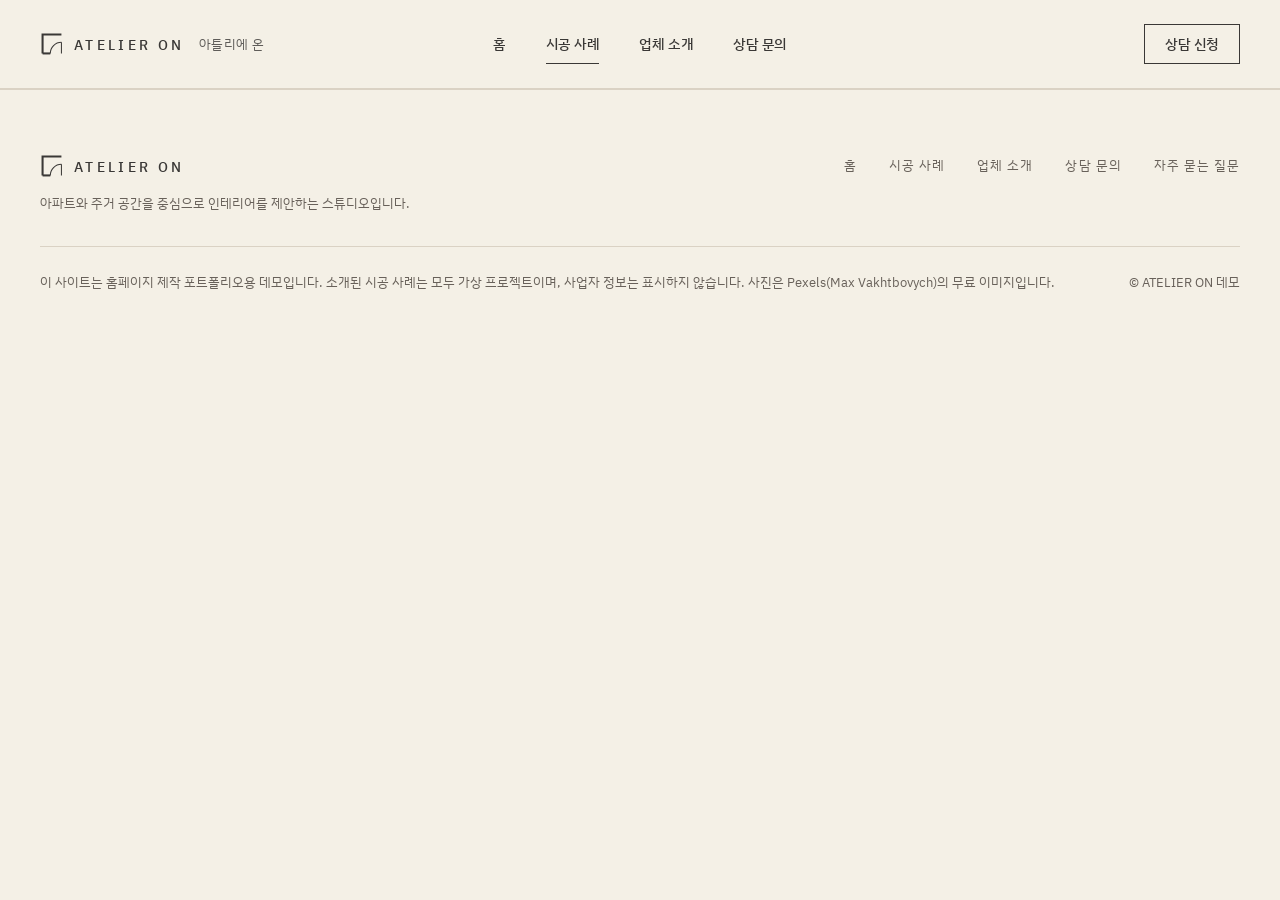
<file: atelier-on/detail.html>
<!doctype html>
<html lang="ko">
<head>
<meta charset="utf-8">
<meta name="viewport" content="width=device-width, initial-scale=1">
<title>시공 사례 상세 | 아틀리에 온</title>
<meta name="description" content="아틀리에 온 시공 사례 상세 (가상 프로젝트)">
<link rel="preconnect" href="https://fonts.googleapis.com">
<link rel="preconnect" href="https://fonts.gstatic.com" crossorigin>
<link href="https://fonts.googleapis.com/css2?family=Gowun+Batang&family=IBM+Plex+Sans+KR:wght@300;400;500;600&display=swap" rel="stylesheet">
<link rel="icon" href="favicon.svg" type="image/svg+xml">
<meta name="theme-color" content="#FAF9F6">
<meta property="og:type" content="website">
<meta property="og:site_name" content="아틀리에 온 (포트폴리오 데모)">
<meta property="og:title" content="시공 사례 상세 | 아틀리에 온">
<meta property="og:description" content="아파트·주거 인테리어 스튜디오 홈페이지 포트폴리오 데모입니다. 시공 사례는 가상 프로젝트입니다.">
<meta property="og:image" content="images/6933852.jpg">
<link rel="stylesheet" href="styles.css">
</head>
<body data-page="projects">
<main id="detail"></main>
<script src="main.js"></script>
<script>
(function () {
  var A = window.ATELIER, list = A.projects;
  var id = new URLSearchParams(location.search).get("p");
  var p = list.filter(function (x) { return x.id === id; })[0] || list[0];
  document.title = p.title + " | 아틀리에 온";

  var seen = {};
  function fig(g, cls) {
    var fid = seen[g.room] ? "" : ' id="photo-' + g.room + '"';
    seen[g.room] = true;
    return '<figure class="' + cls + '"' + fid + ' data-room="' + g.room + '">' + A.photo(g.img, g.name + ": " + g.note, { pos: g.pos }) +
      '<figcaption><b>' + g.name + '</b>' + g.note + '</figcaption></figure>';
  }
  var G = p.gallery;
  var i = list.indexOf(p);
  var prev = list[(i + list.length - 1) % list.length], next = list[(i + 1) % list.length];

  document.getElementById("detail").innerHTML =
    '<div class="wrap page-head">' +
      '<nav class="crumb" aria-label="현재 위치"><a href="projects.html">시공 사례</a><span aria-hidden="true">/</span><span aria-current="page">' + p.size + '</span></nav>' +
      '<div class="detail-title"><h1 class="t-h1">' + p.title + '</h1><span class="tag">가상 프로젝트</span></div>' +
      '<p class="lead">' + p.oneLine + '</p>' +
    '</div>' +
    '<div class="wrap detail-hero">' + A.photo(p.cover, p.title + " 대표 사진", { eager: true }) + '</div>' +
    '<section class="section"><div class="wrap story">' +
      '<dl class="facts">' +
        '<div><dt>공간</dt><dd>아파트</dd></div><div><dt>평형</dt><dd>' + p.size + '</dd></div>' +
        '<div><dt>공사 범위</dt><dd>' + p.scope + '</dd></div><div><dt>스타일</dt><dd>' + p.style + '</dd></div>' +
      '</dl>' +
      '<div class="story-text"><h2 class="t-h2">공간 소개</h2>' + p.intro.map(function (t) { return "<p>" + t + "</p>"; }).join("") + '</div>' +
      '<figure class="plan-box">' + A.planSVG(p, { links: true, cls: "draw" }) +
        '<figcaption>평면 개념도입니다. 밑줄 친 공간을 누르면 그 공간 사진으로 이동합니다.</figcaption></figure>' +
    '</div></section>' +
    '<section class="wrap flow" aria-label="공간별 사진">' +
      fig(G[0], "wide") +
      '<p class="flow-text">' + p.more + '</p>' +
      '<div class="pair">' + fig(G[1], "half") + fig(G[2], "half") + '</div>' +
      fig(G[3], "wide") +
      '<p class="credit">' + A.credit + '</p>' +
    '</section>' +
    '<nav class="wrap pn" aria-label="다른 시공 사례">' +
      '<a class="pn-prev" href="detail.html?p=' + prev.id + '"><span>이전 사례</span><b>' + prev.title + '</b></a>' +
      '<a class="pn-all link" href="projects.html">전체 시공 사례</a>' +
      '<a class="pn-next" href="detail.html?p=' + next.id + '"><span>다음 사례</span><b>' + next.title + '</b></a>' +
    '</nav>' +
    '<section class="section"><div class="wrap cta">' +
      '<h2 class="t-h2">비슷한 인테리어를 계획 중이신가요?</h2>' +
      '<p>' + p.size + ' 아파트의 ' + p.scope + '에 대해 궁금한 점을 남겨 주세요.</p>' +
      '<a class="btn" href="contact.html">상담 문의하기</a>' +
    '</div></section>';

  // 평면도 ↔ 사진 연결: 사진 위에 올리면 평면도의 방이, 방 위에 올리면 사진이 표시됩니다.
  var rooms = document.querySelectorAll(".plan a.room"), figs = document.querySelectorAll(".flow figure");
  function hl(room, on) {
    rooms.forEach(function (r) { r.classList.toggle("hl", on && r.dataset.room === room); });
    figs.forEach(function (f) { f.classList.toggle("hl", on && f.dataset.room === room); });
  }
  rooms.forEach(function (r) {
    r.addEventListener("mouseenter", function () { hl(r.dataset.room, true); });
    r.addEventListener("mouseleave", function () { hl(r.dataset.room, false); });
    r.addEventListener("focus", function () { hl(r.dataset.room, true); });
    r.addEventListener("blur", function () { hl(r.dataset.room, false); });
  });
  figs.forEach(function (f) {
    f.addEventListener("mouseenter", function () { hl(f.dataset.room, true); });
    f.addEventListener("mouseleave", function () { hl(f.dataset.room, false); });
  });
})();
</script>
</body>
</html>
</file>
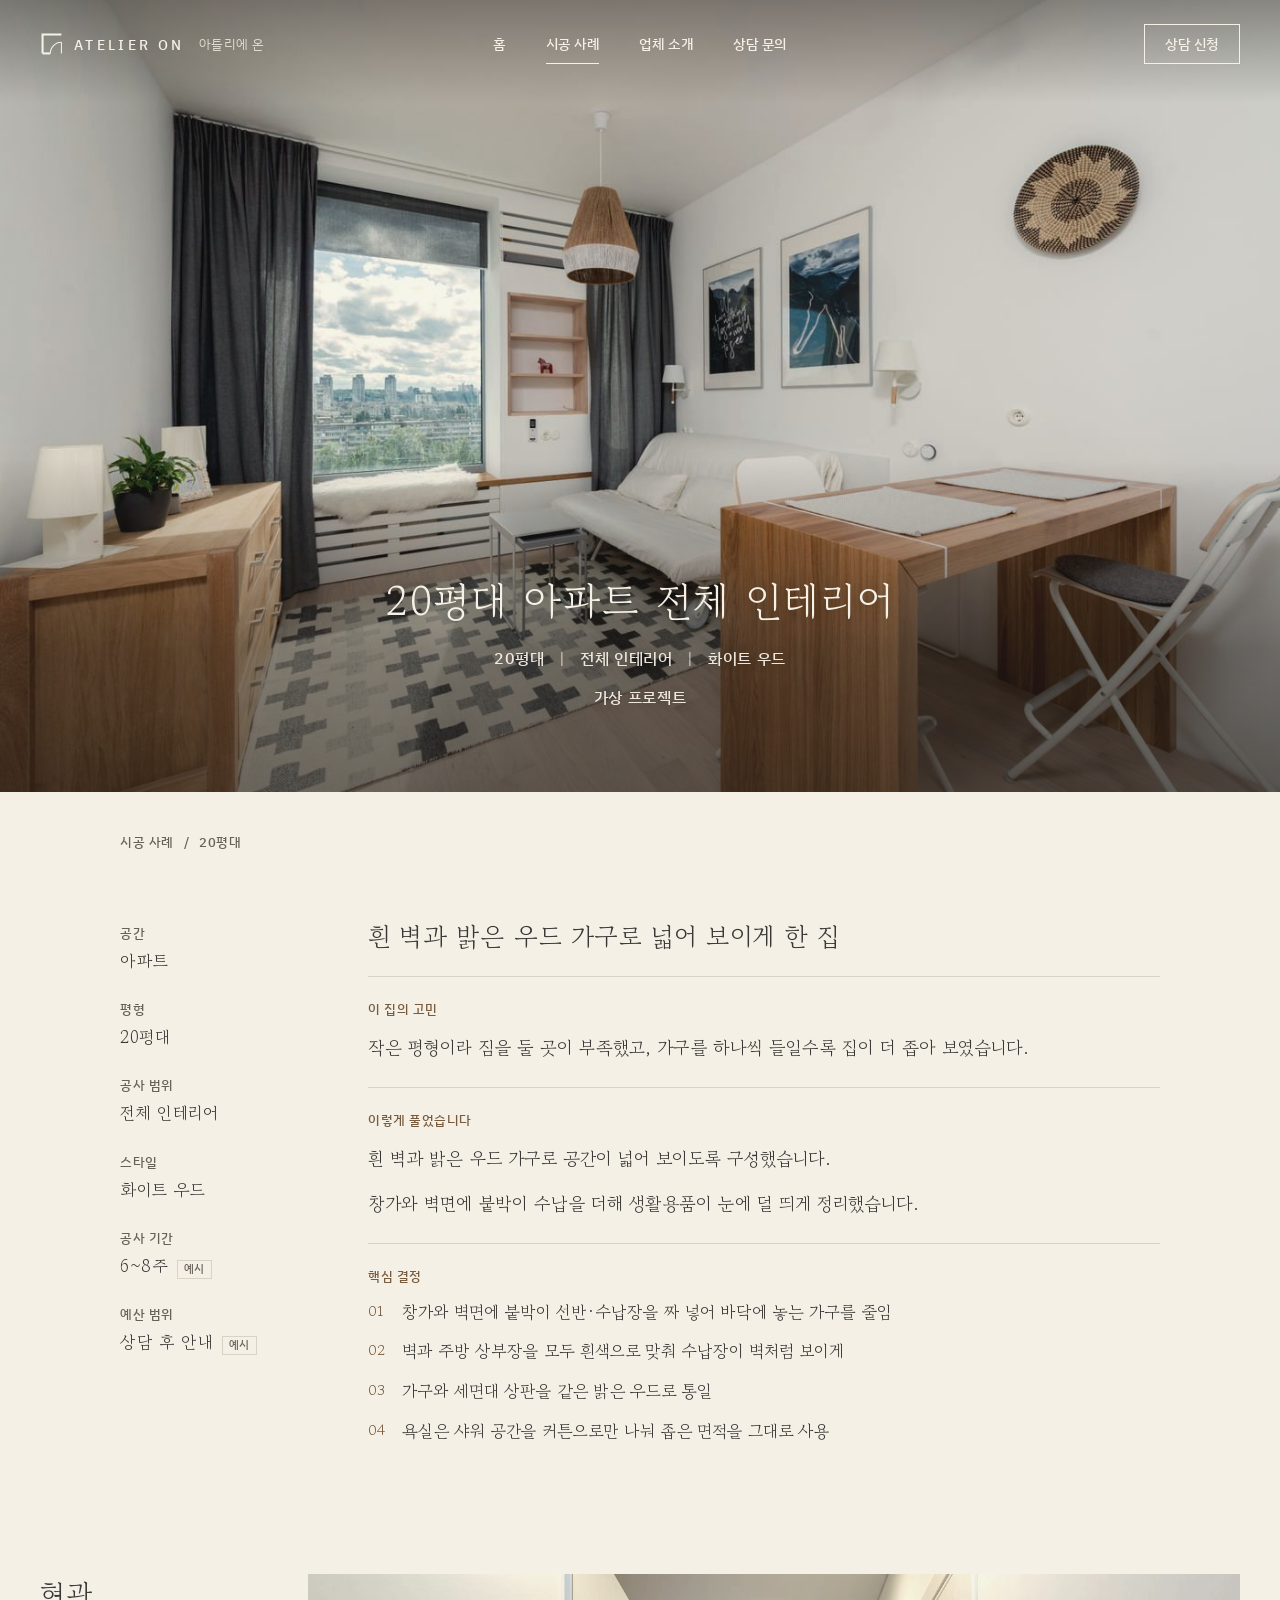
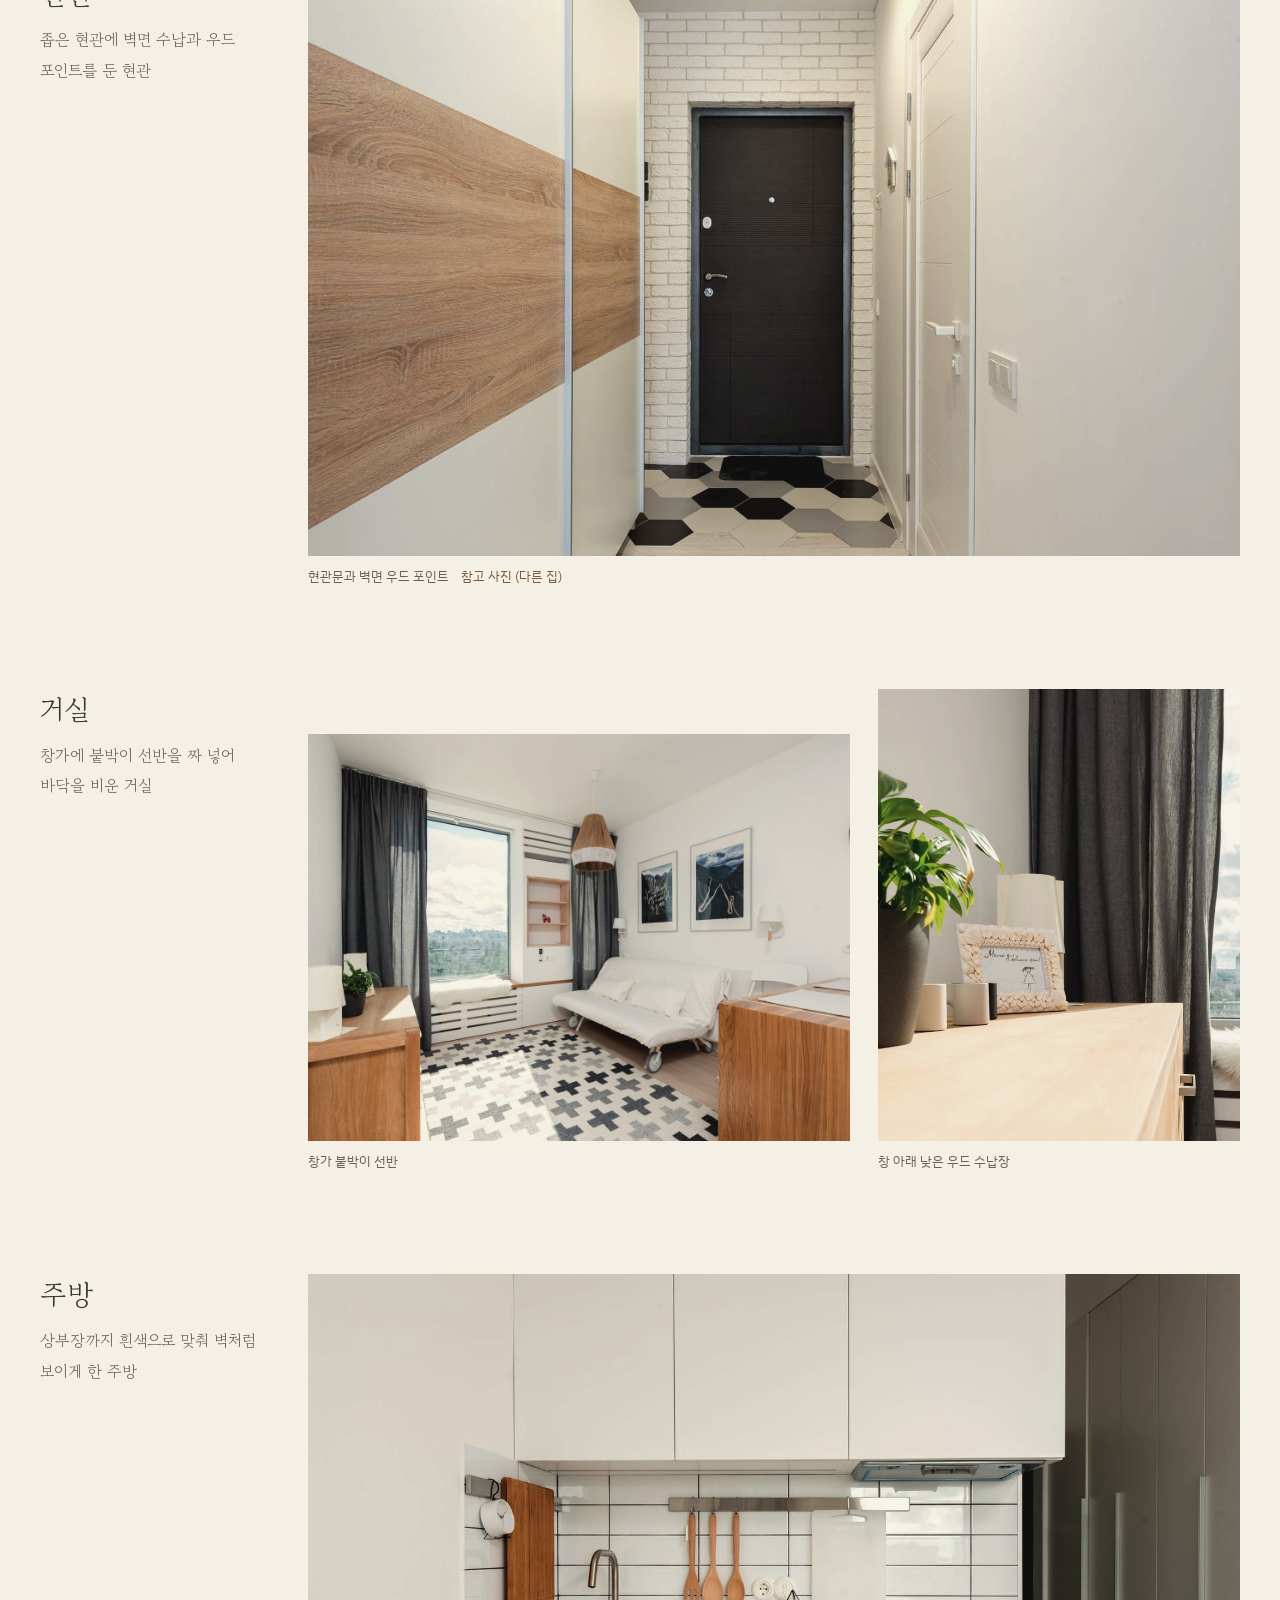
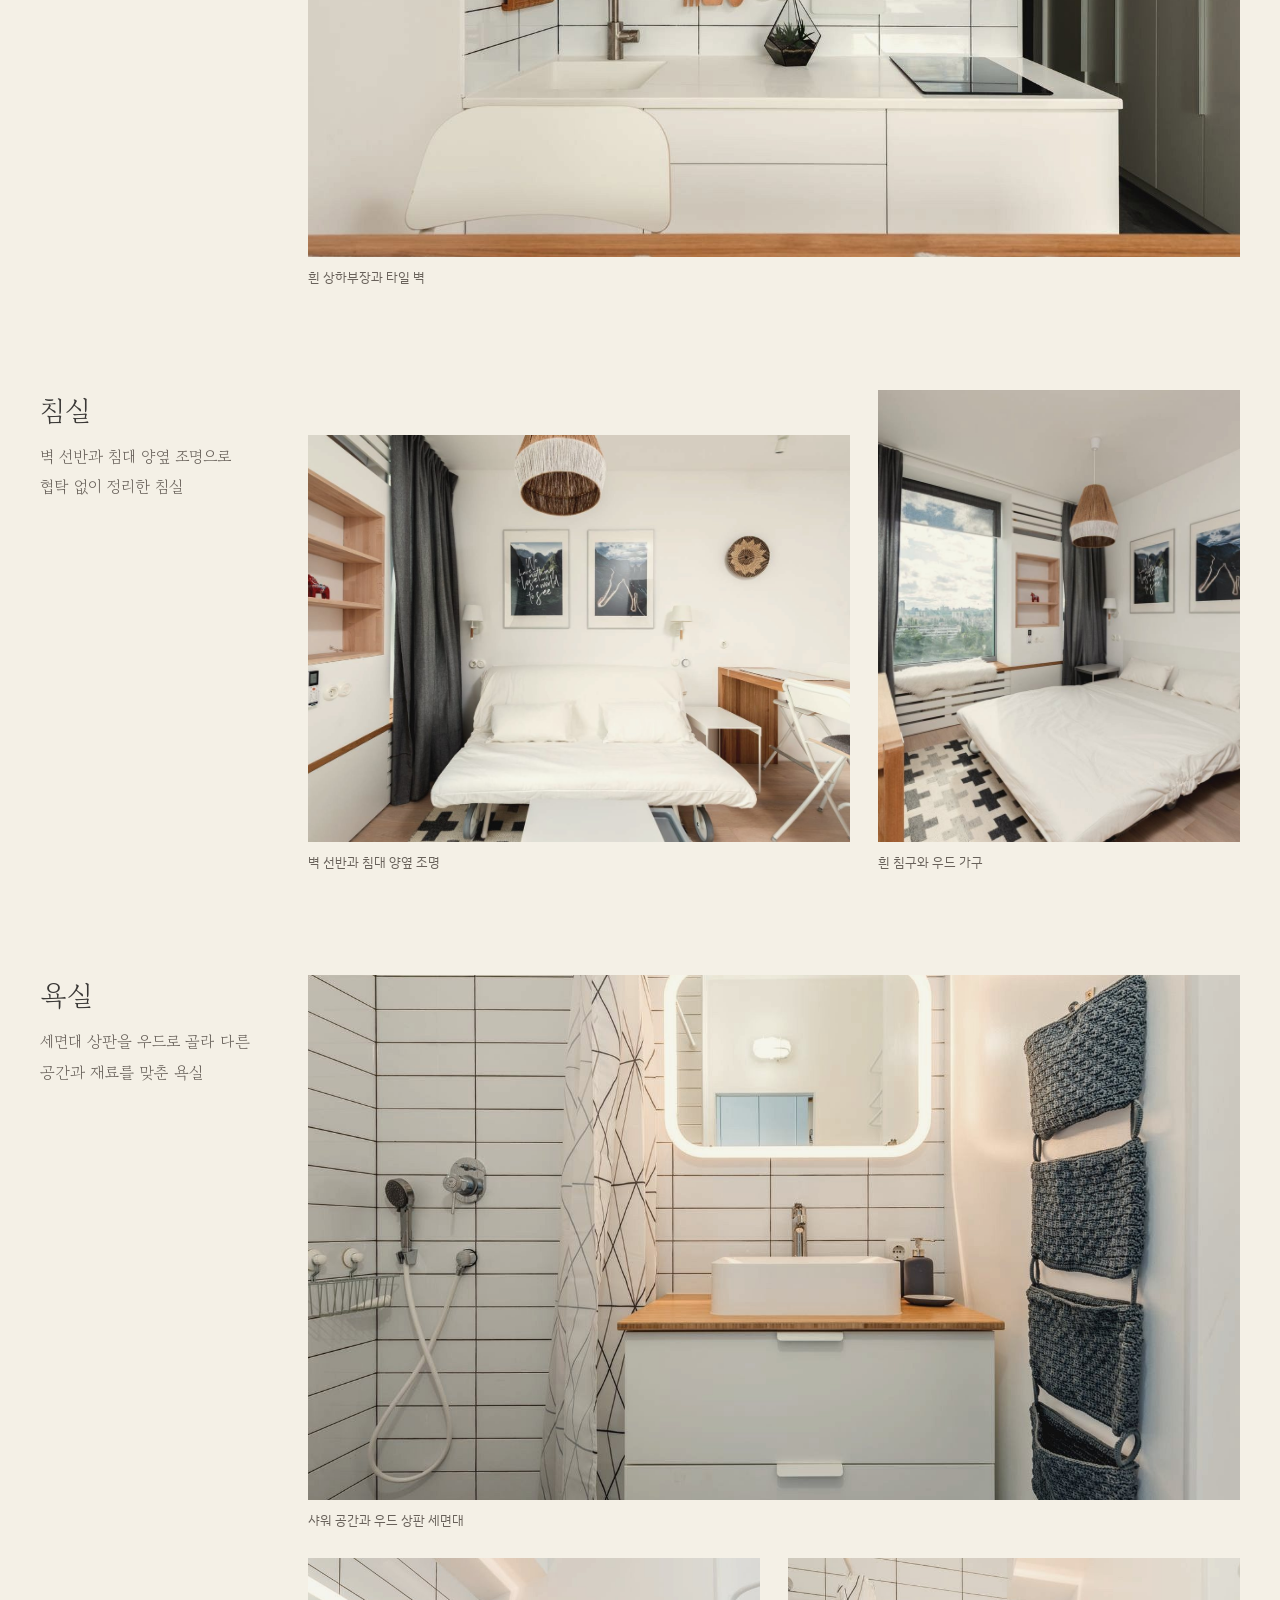
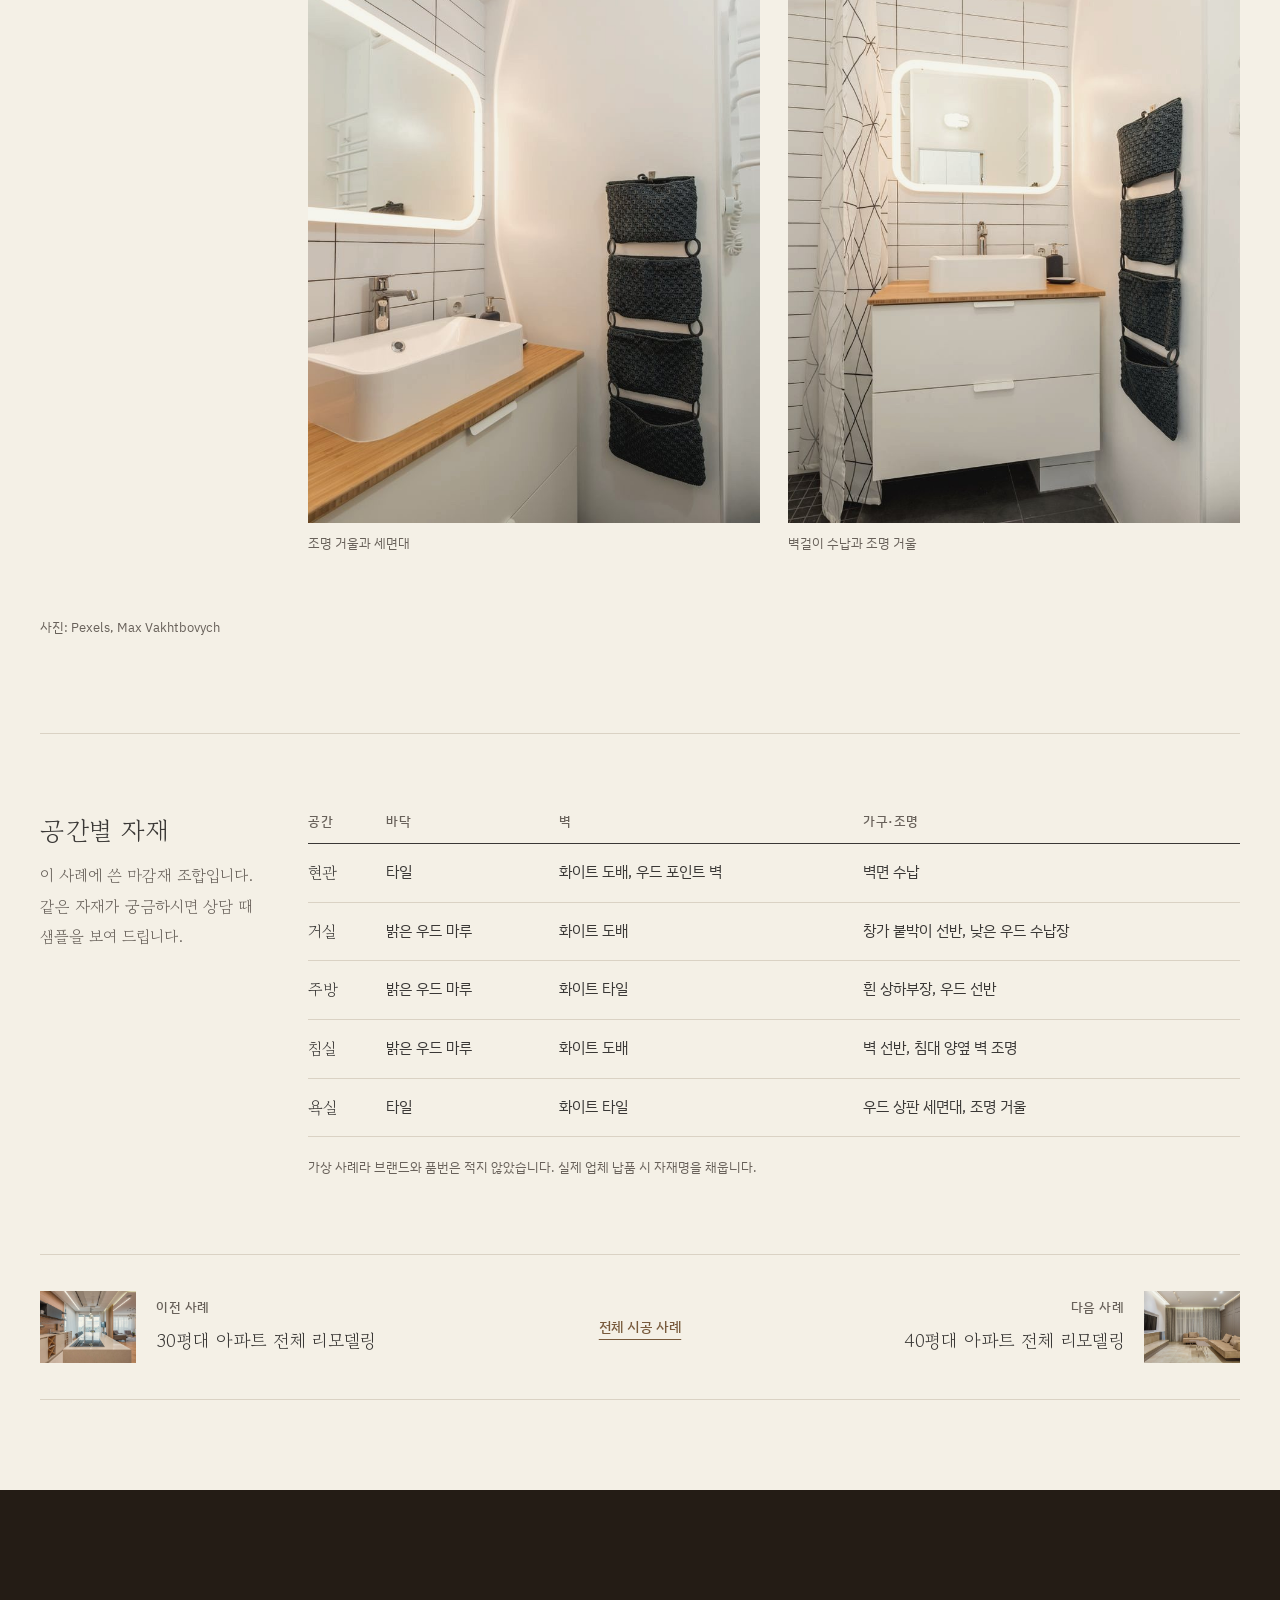
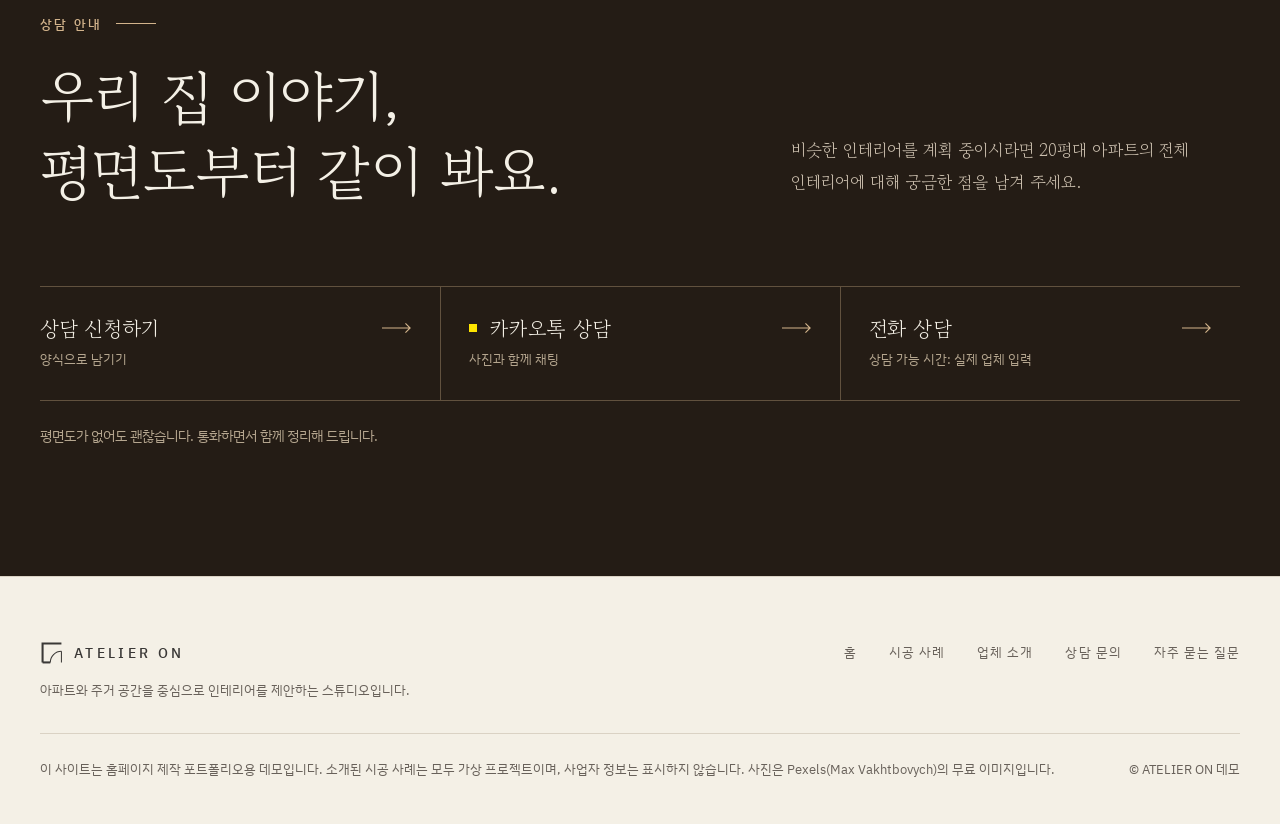
<file: atelier-on/project-20.html>
<!doctype html>
<html lang="ko">
<head>
<meta charset="utf-8">
<meta name="viewport" content="width=device-width, initial-scale=1">
<title>20평대 아파트 시공 사례 | 아틀리에 온</title>
<meta name="description" content="아틀리에 온 시공 사례 상세 (가상 프로젝트)">
<link rel="preconnect" href="https://fonts.googleapis.com">
<link rel="preconnect" href="https://fonts.gstatic.com" crossorigin>
<link href="https://fonts.googleapis.com/css2?family=Gowun+Batang&family=IBM+Plex+Sans+KR:wght@300;400;500;600&display=swap" rel="stylesheet">
<link rel="icon" href="favicon.svg" type="image/svg+xml">
<meta name="theme-color" content="#FAF9F6">
<meta property="og:type" content="website">
<meta property="og:site_name" content="아틀리에 온 (포트폴리오 데모)">
<meta property="og:title" content="20평대 아파트 시공 사례 | 아틀리에 온">
<meta property="og:description" content="아파트·주거 인테리어 스튜디오 홈페이지 포트폴리오 데모입니다. 시공 사례는 가상 프로젝트입니다.">
<meta property="og:image" content="images/6933852.jpg">
<link rel="stylesheet" href="styles.css">
</head>
<body data-page="projects" data-hero data-project="p02">
<main id="detail"></main>
<script src="main.js"></script>
<script src="detail.js"></script>
</body>
</html>
</file>
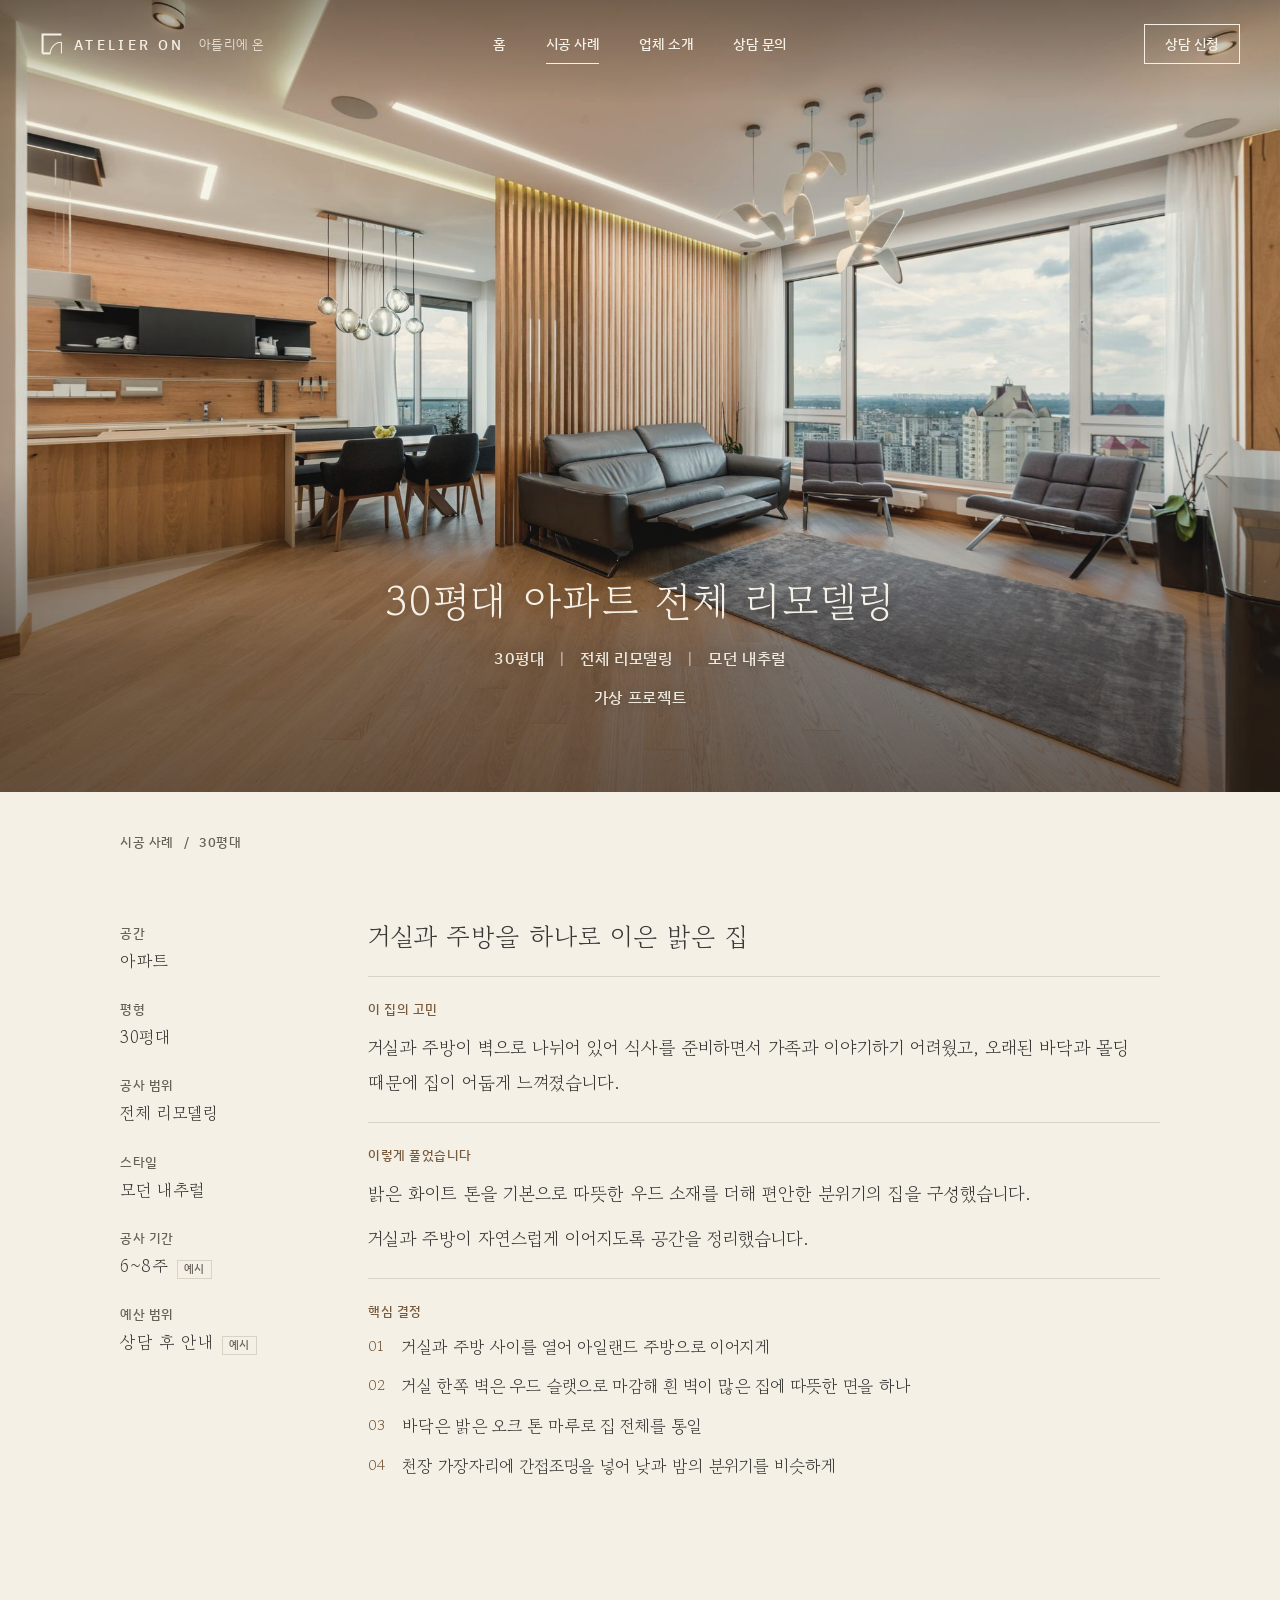
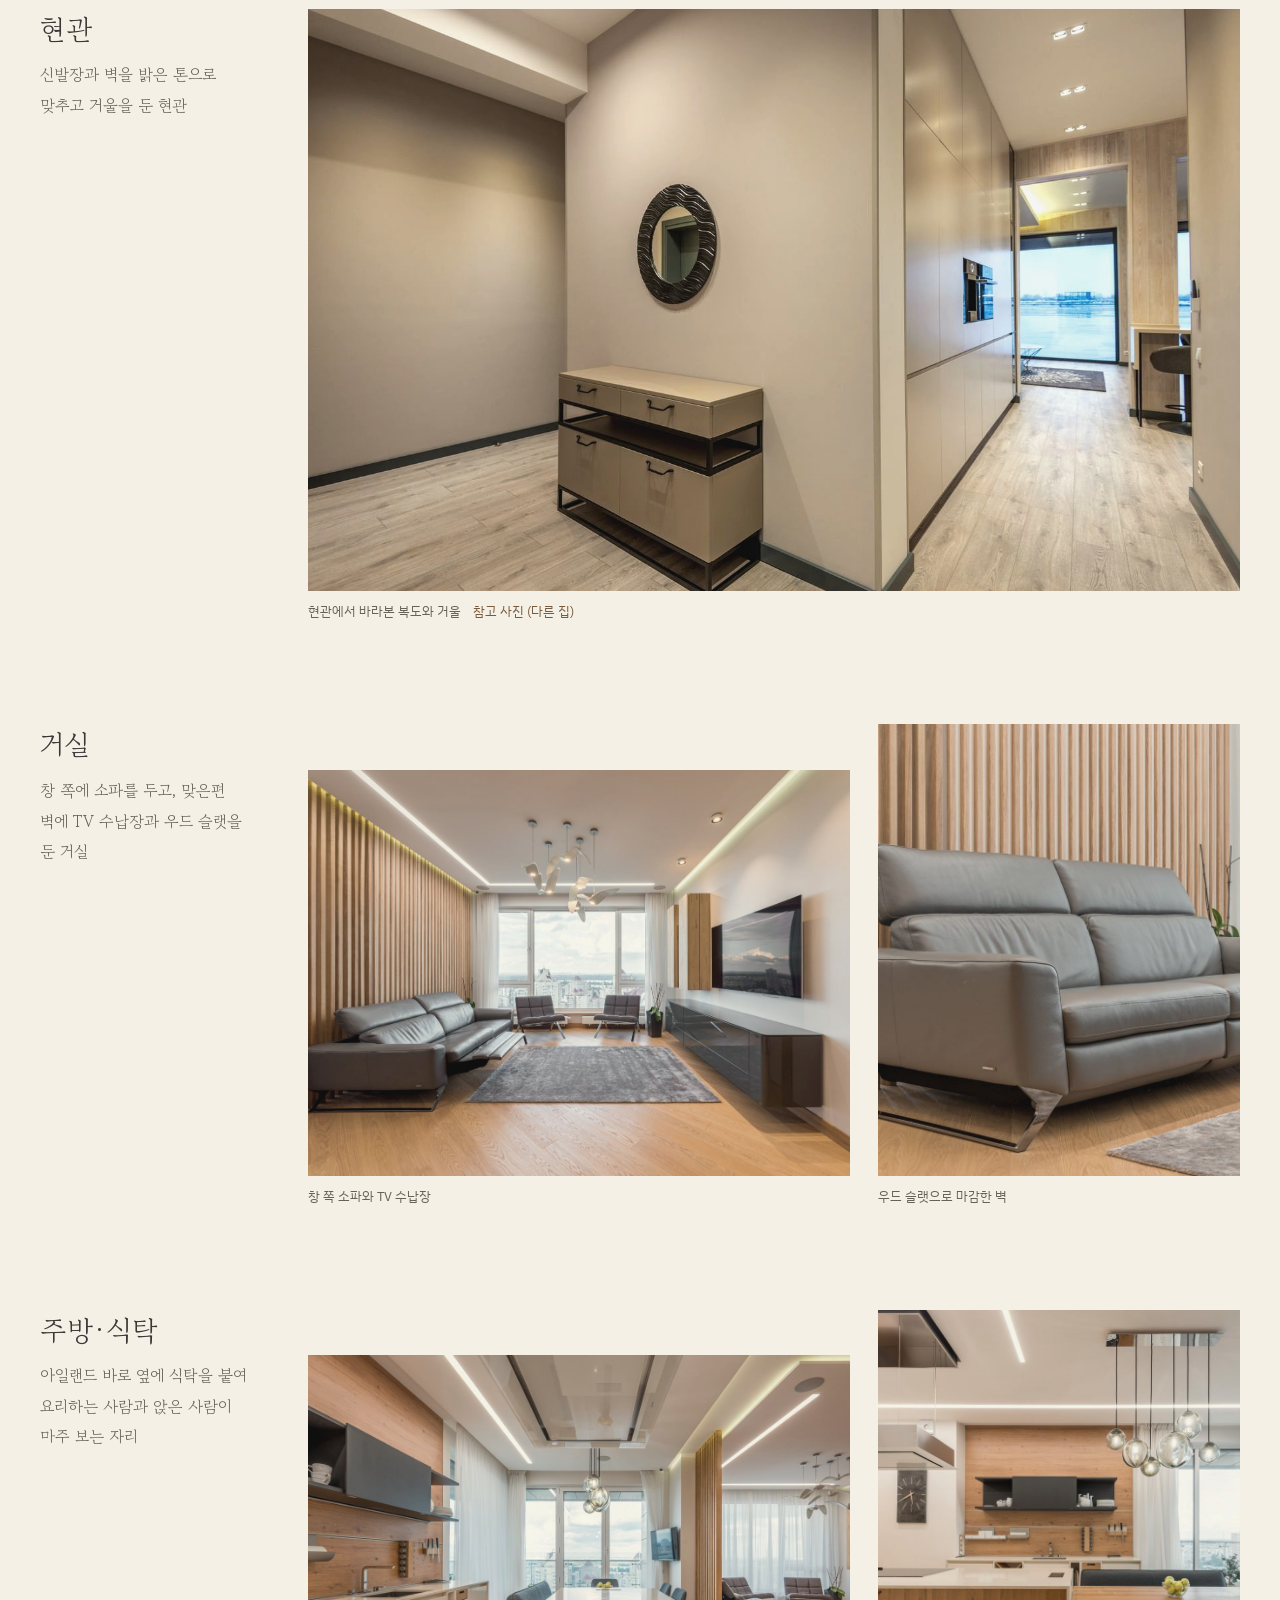
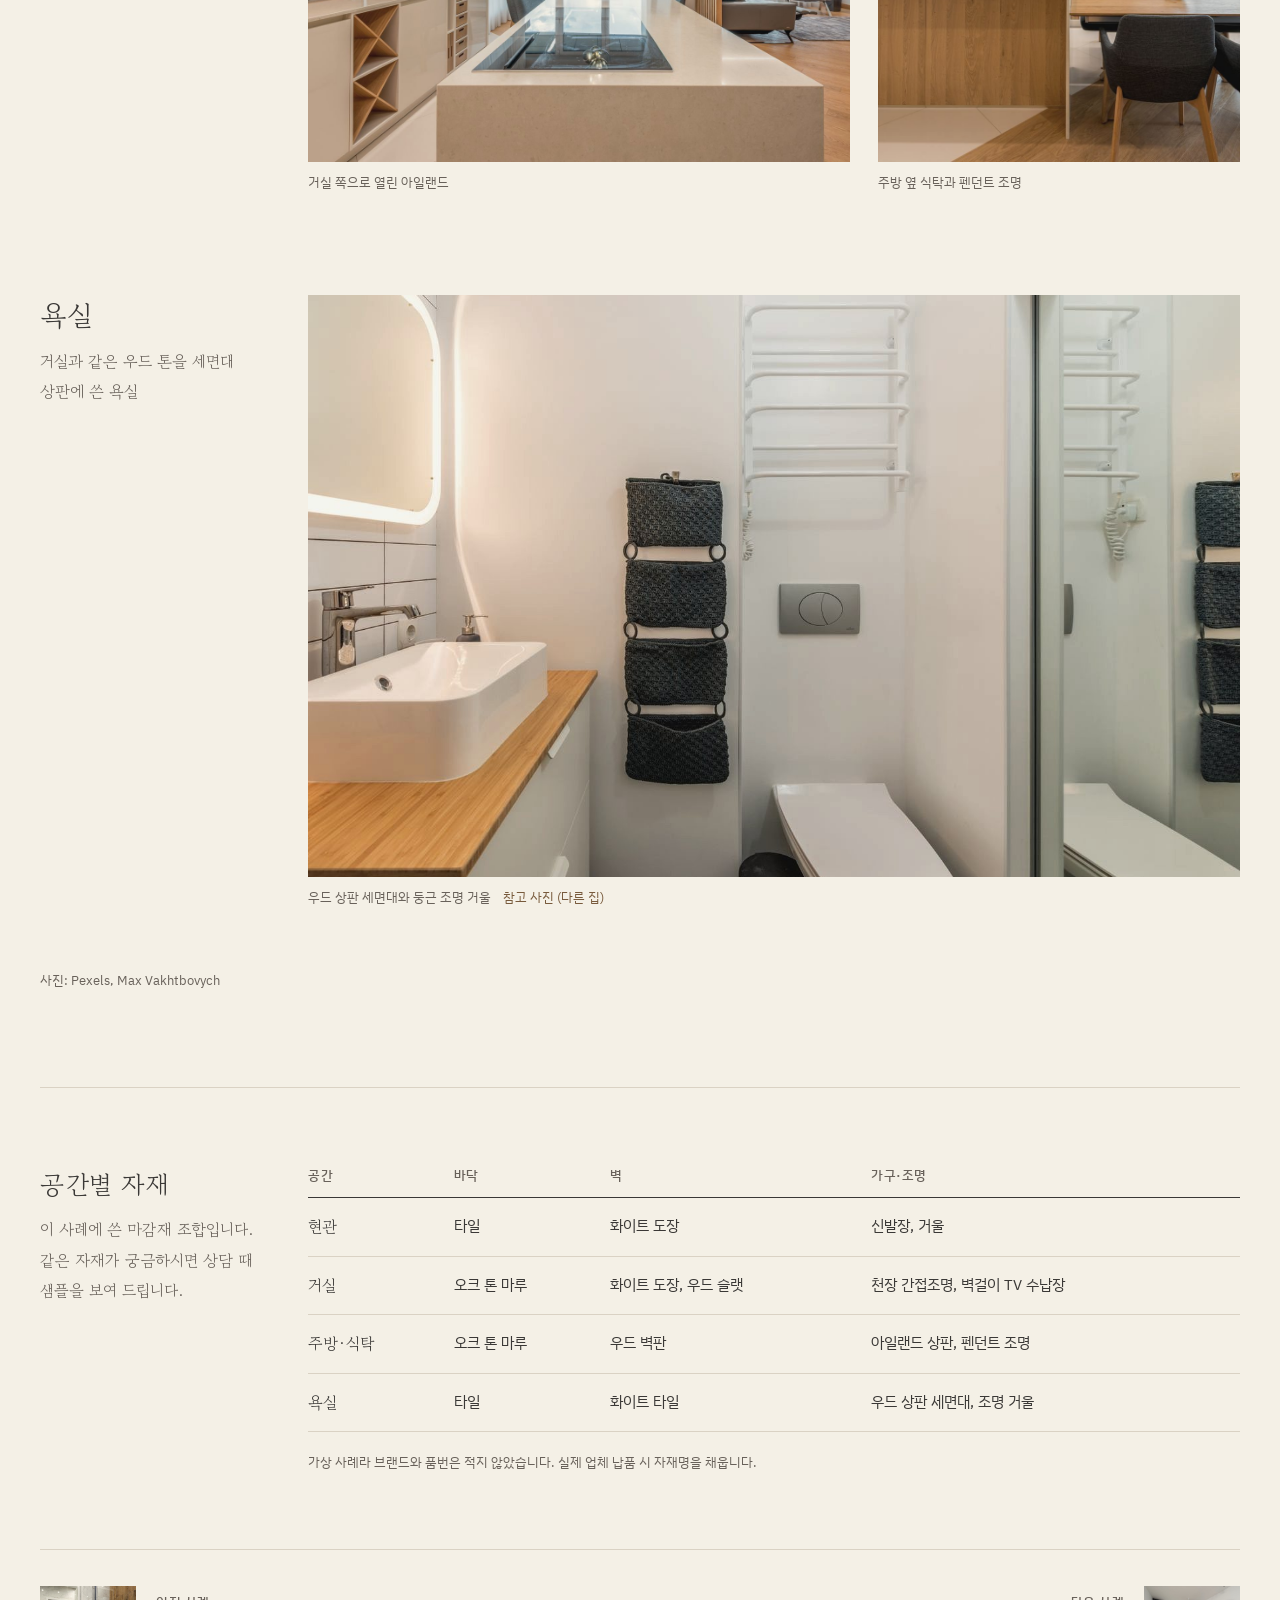
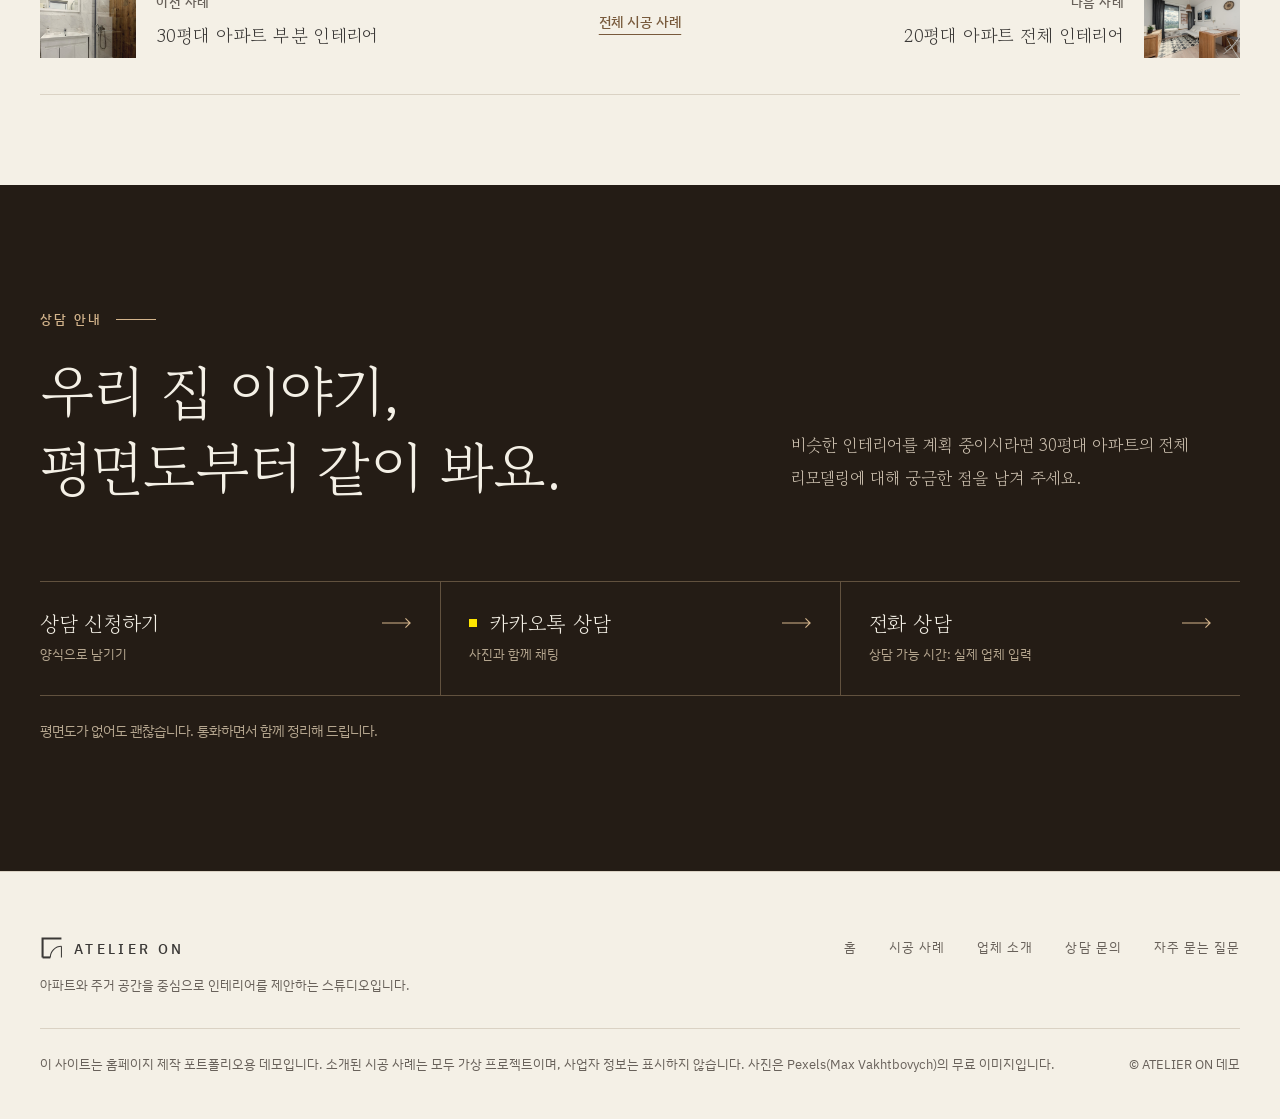
<file: atelier-on/project-30.html>
<!doctype html>
<html lang="ko">
<head>
<meta charset="utf-8">
<meta name="viewport" content="width=device-width, initial-scale=1">
<title>30평대 아파트 시공 사례 | 아틀리에 온</title>
<meta name="description" content="아틀리에 온 시공 사례 상세 (가상 프로젝트)">
<link rel="preconnect" href="https://fonts.googleapis.com">
<link rel="preconnect" href="https://fonts.gstatic.com" crossorigin>
<link href="https://fonts.googleapis.com/css2?family=Gowun+Batang&family=IBM+Plex+Sans+KR:wght@300;400;500;600&display=swap" rel="stylesheet">
<link rel="icon" href="favicon.svg" type="image/svg+xml">
<meta name="theme-color" content="#FAF9F6">
<meta property="og:type" content="website">
<meta property="og:site_name" content="아틀리에 온 (포트폴리오 데모)">
<meta property="og:title" content="30평대 아파트 시공 사례 | 아틀리에 온">
<meta property="og:description" content="아파트·주거 인테리어 스튜디오 홈페이지 포트폴리오 데모입니다. 시공 사례는 가상 프로젝트입니다.">
<meta property="og:image" content="images/6933852.jpg">
<link rel="stylesheet" href="styles.css">
</head>
<body data-page="projects" data-hero data-project="p01">
<main id="detail"></main>
<script src="main.js"></script>
<script src="detail.js"></script>
</body>
</html>
</file>
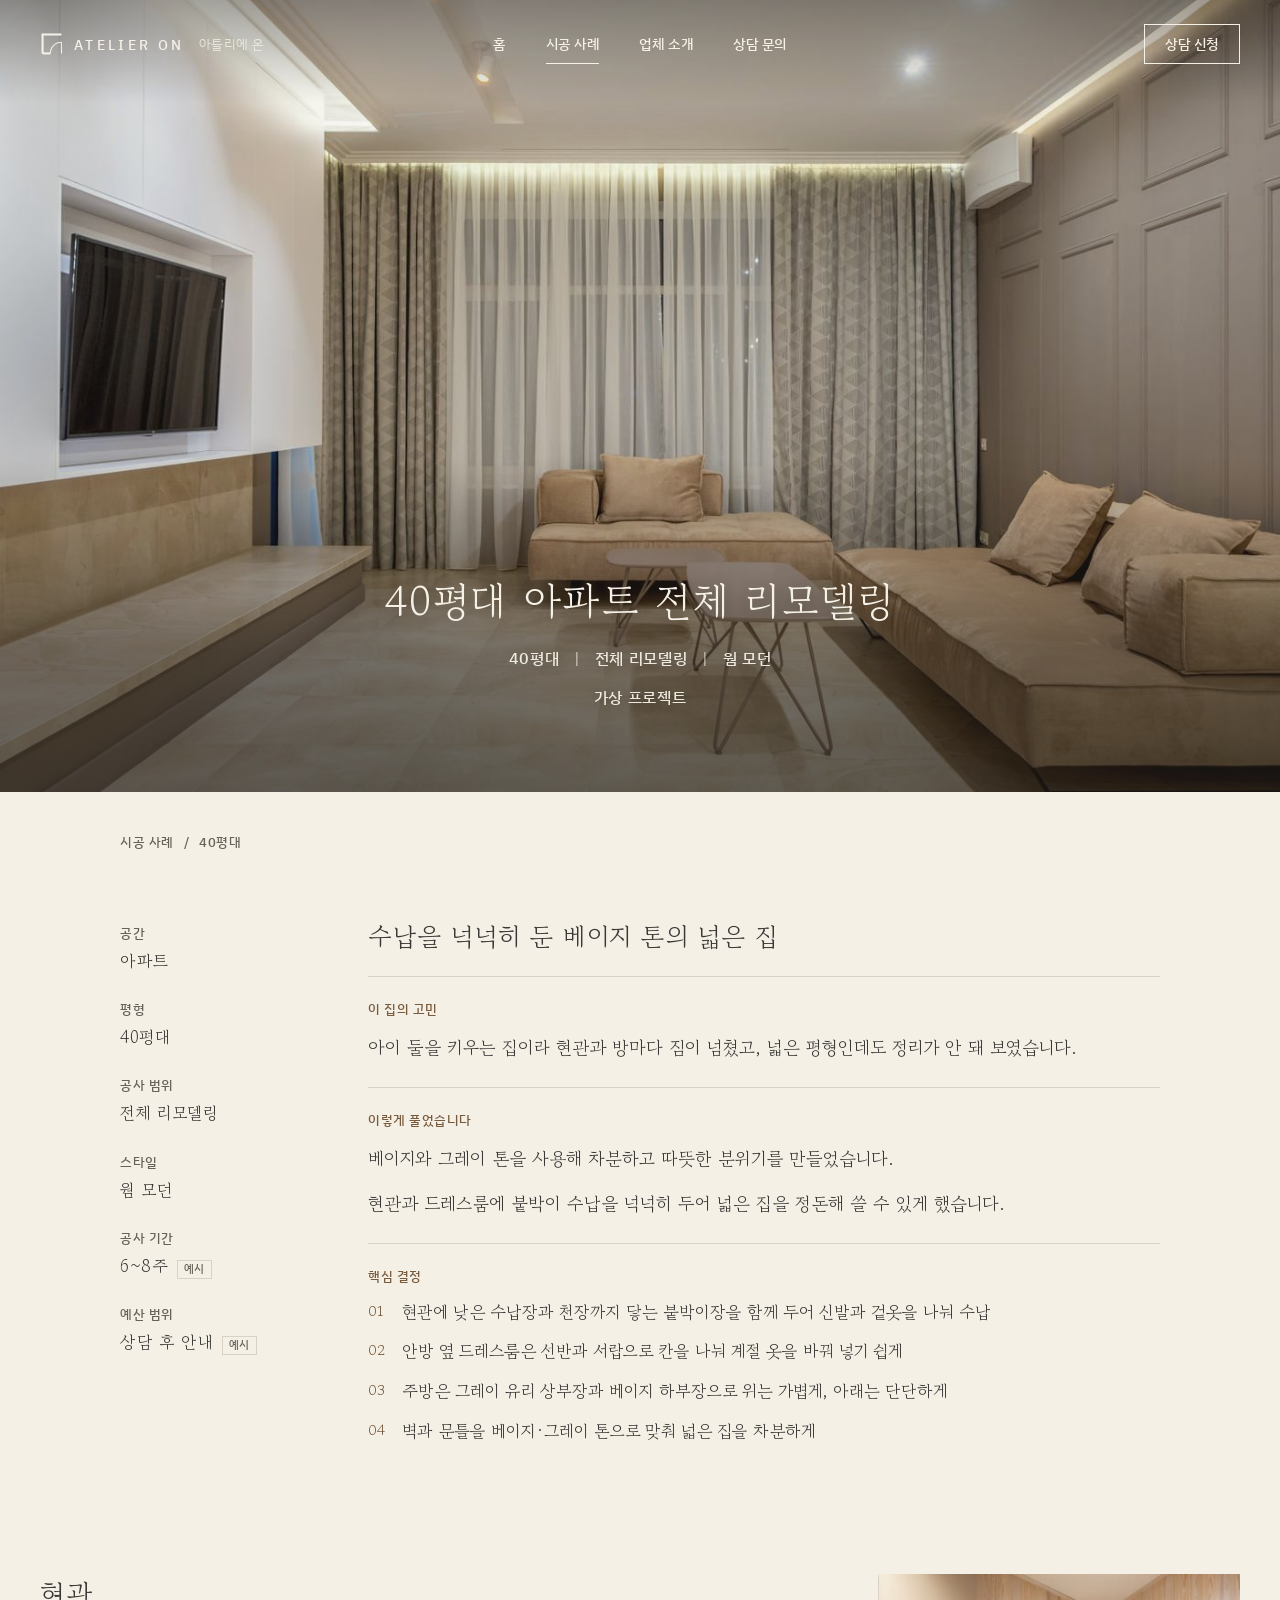
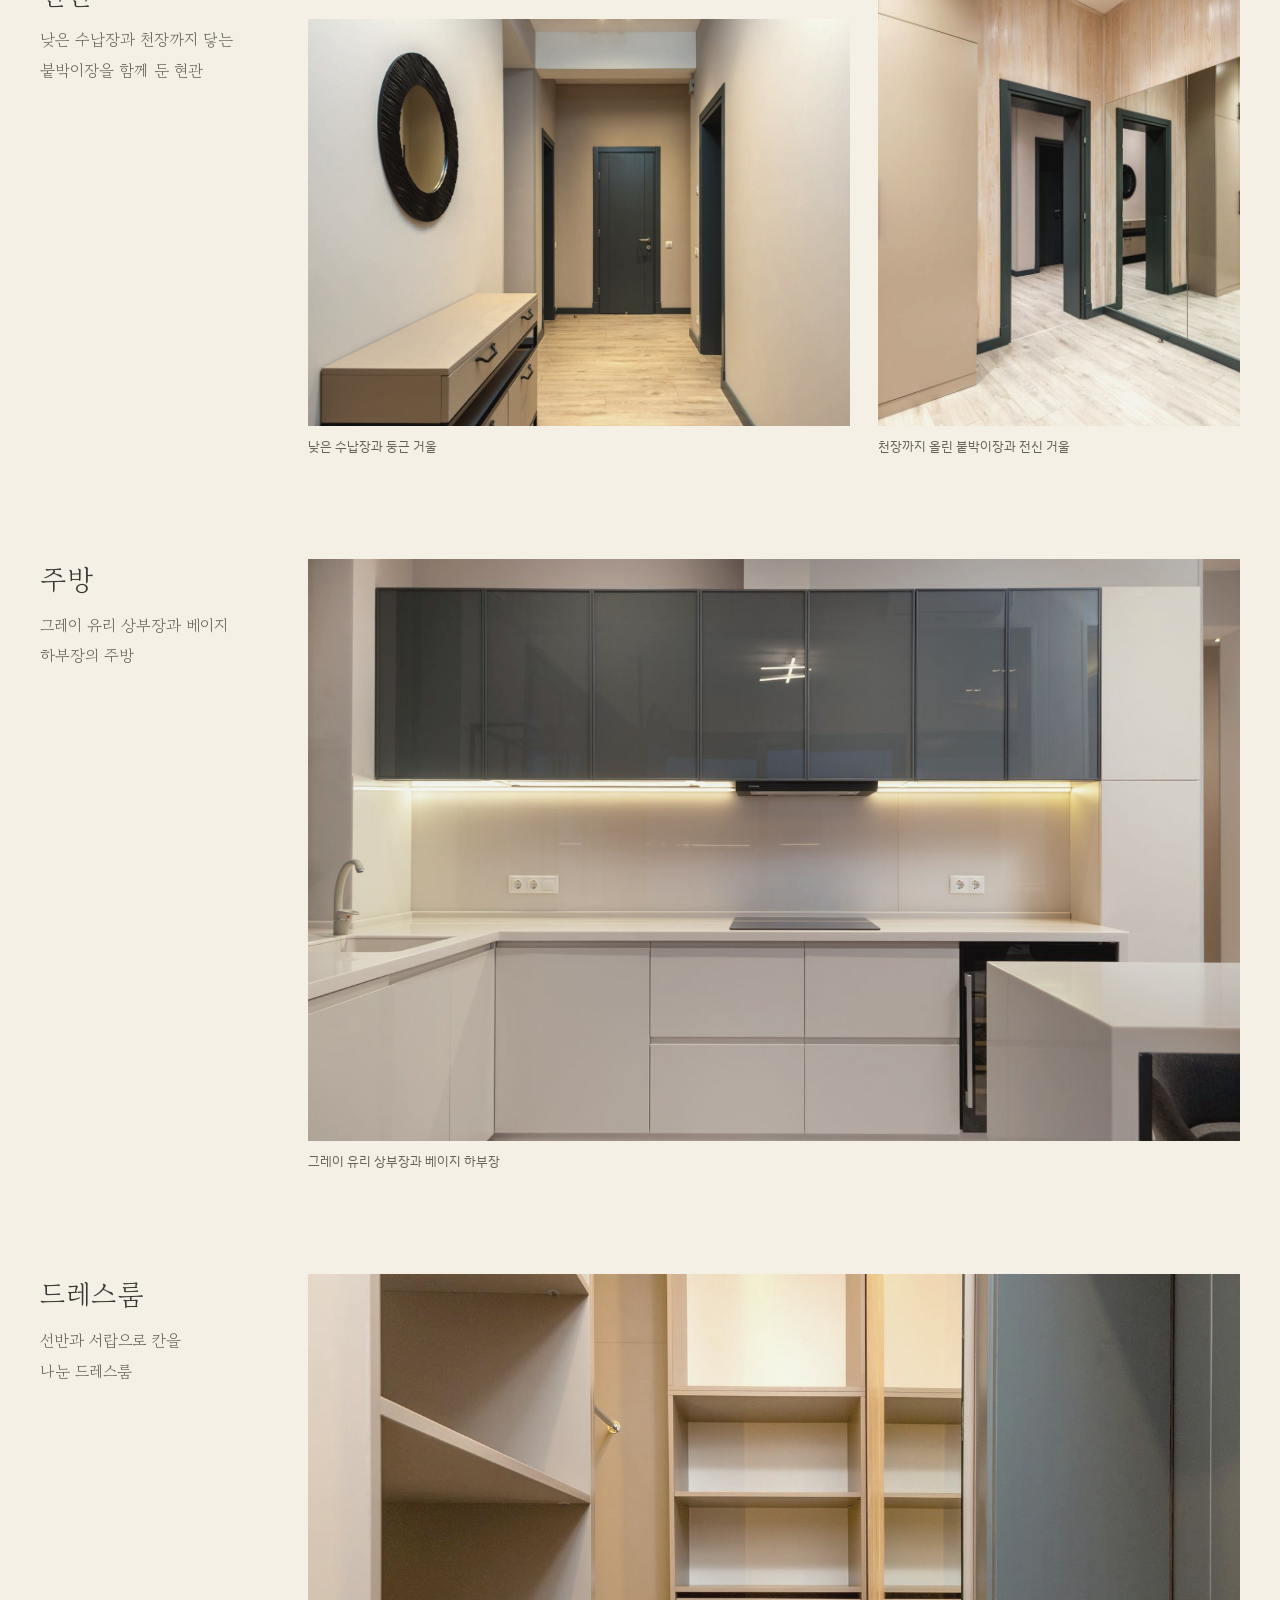
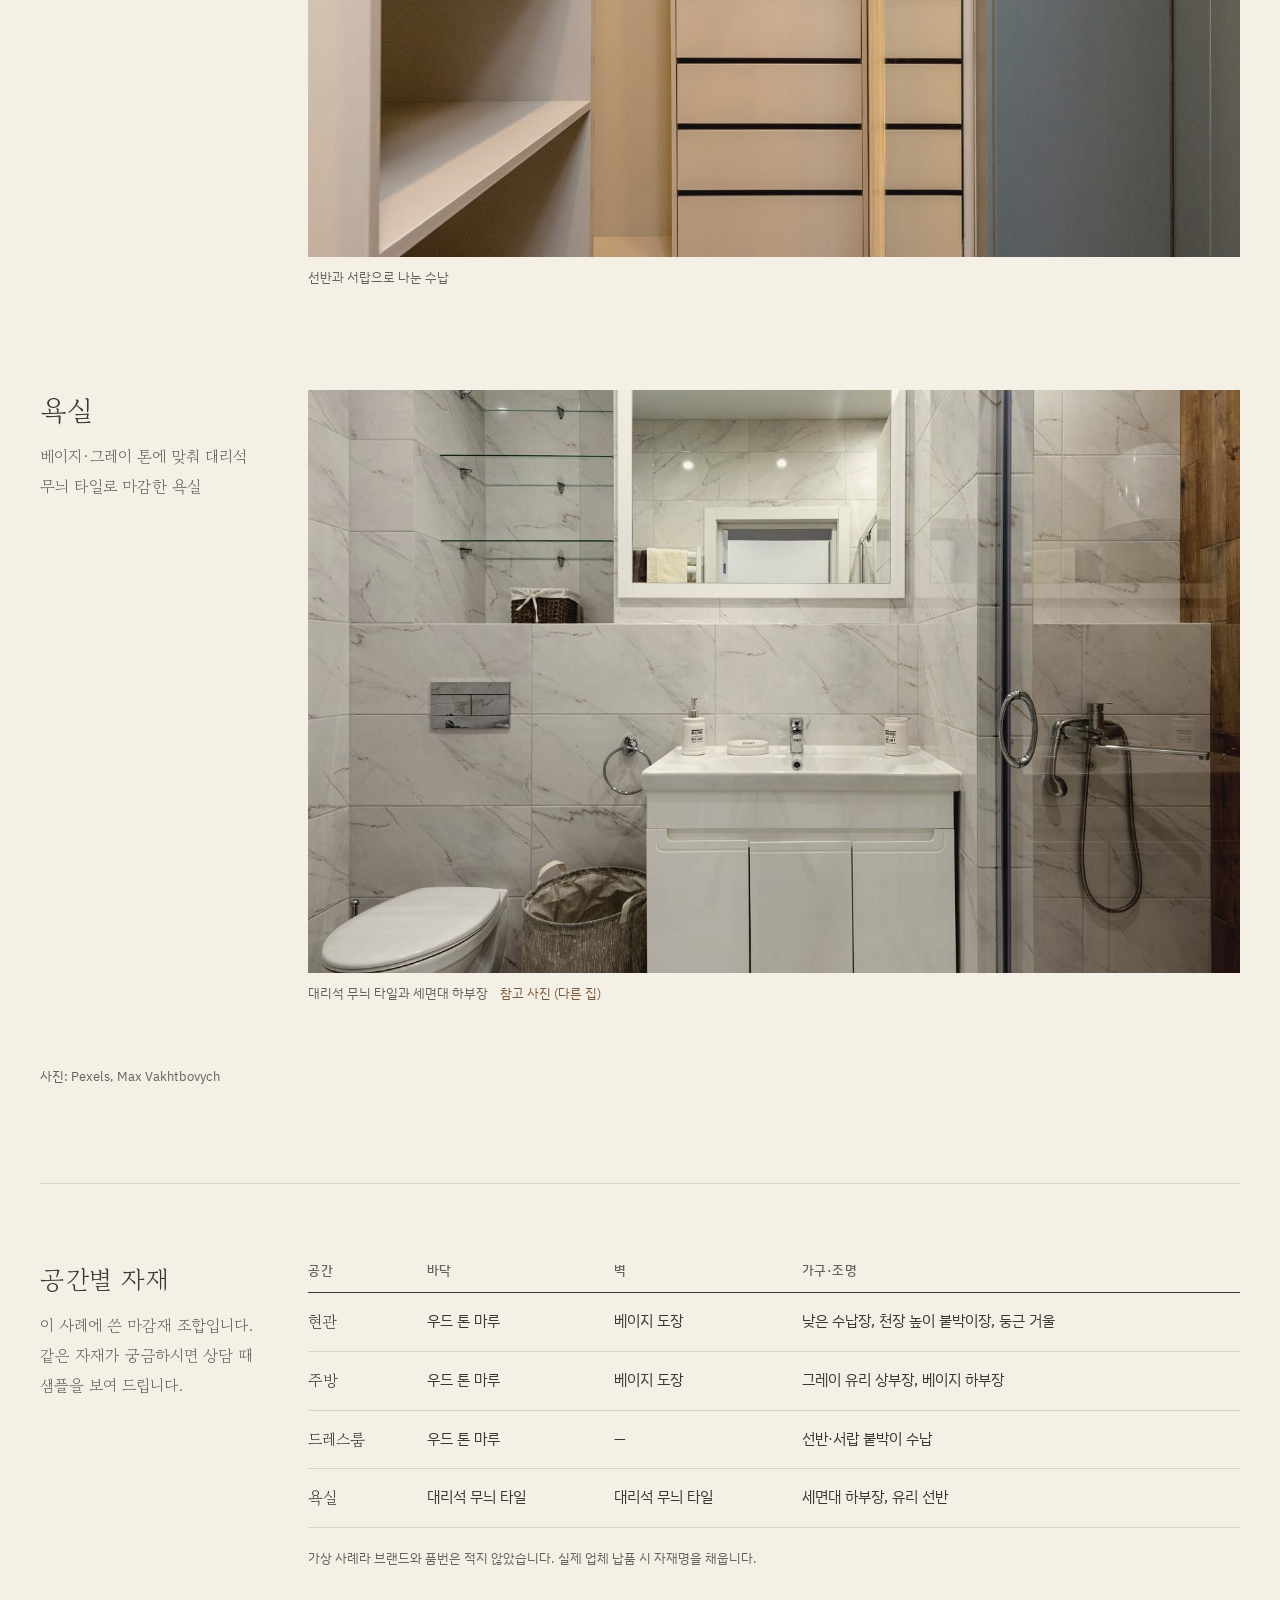
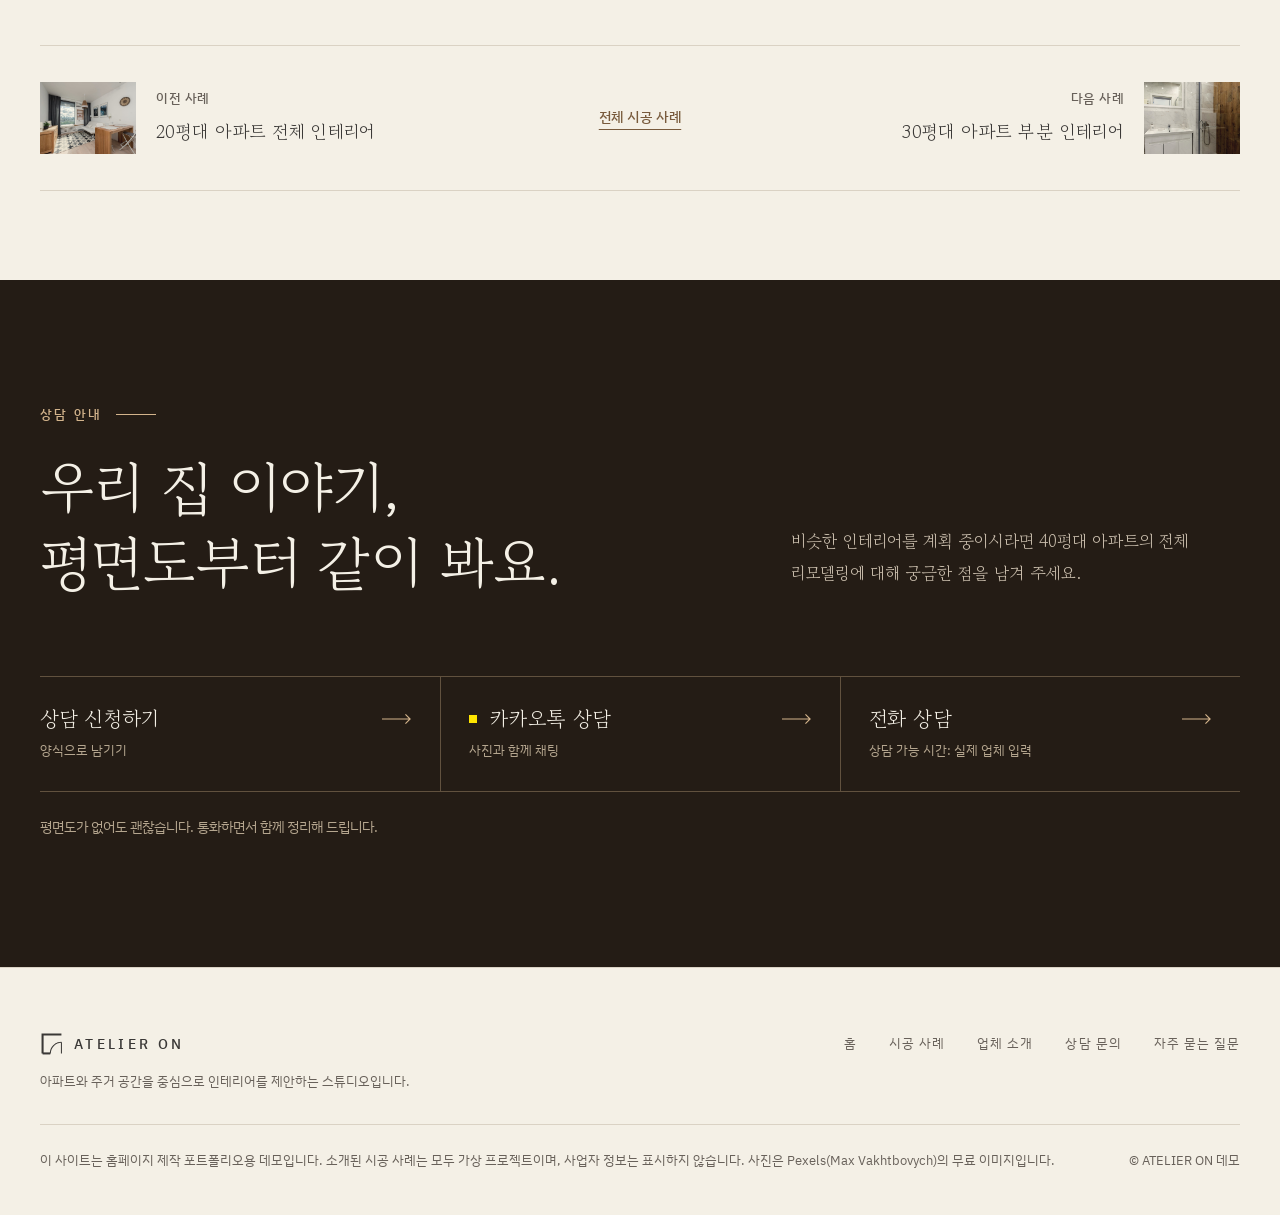
<file: atelier-on/project-40.html>
<!doctype html>
<html lang="ko">
<head>
<meta charset="utf-8">
<meta name="viewport" content="width=device-width, initial-scale=1">
<title>40평대 아파트 시공 사례 | 아틀리에 온</title>
<meta name="description" content="아틀리에 온 시공 사례 상세 (가상 프로젝트)">
<link rel="preconnect" href="https://fonts.googleapis.com">
<link rel="preconnect" href="https://fonts.gstatic.com" crossorigin>
<link href="https://fonts.googleapis.com/css2?family=Gowun+Batang&family=IBM+Plex+Sans+KR:wght@300;400;500;600&display=swap" rel="stylesheet">
<link rel="icon" href="favicon.svg" type="image/svg+xml">
<meta name="theme-color" content="#FAF9F6">
<meta property="og:type" content="website">
<meta property="og:site_name" content="아틀리에 온 (포트폴리오 데모)">
<meta property="og:title" content="40평대 아파트 시공 사례 | 아틀리에 온">
<meta property="og:description" content="아파트·주거 인테리어 스튜디오 홈페이지 포트폴리오 데모입니다. 시공 사례는 가상 프로젝트입니다.">
<meta property="og:image" content="images/6933852.jpg">
<link rel="stylesheet" href="styles.css">
</head>
<body data-page="projects" data-hero data-project="p03">
<main id="detail"></main>
<script src="main.js"></script>
<script src="detail.js"></script>
</body>
</html>
</file>
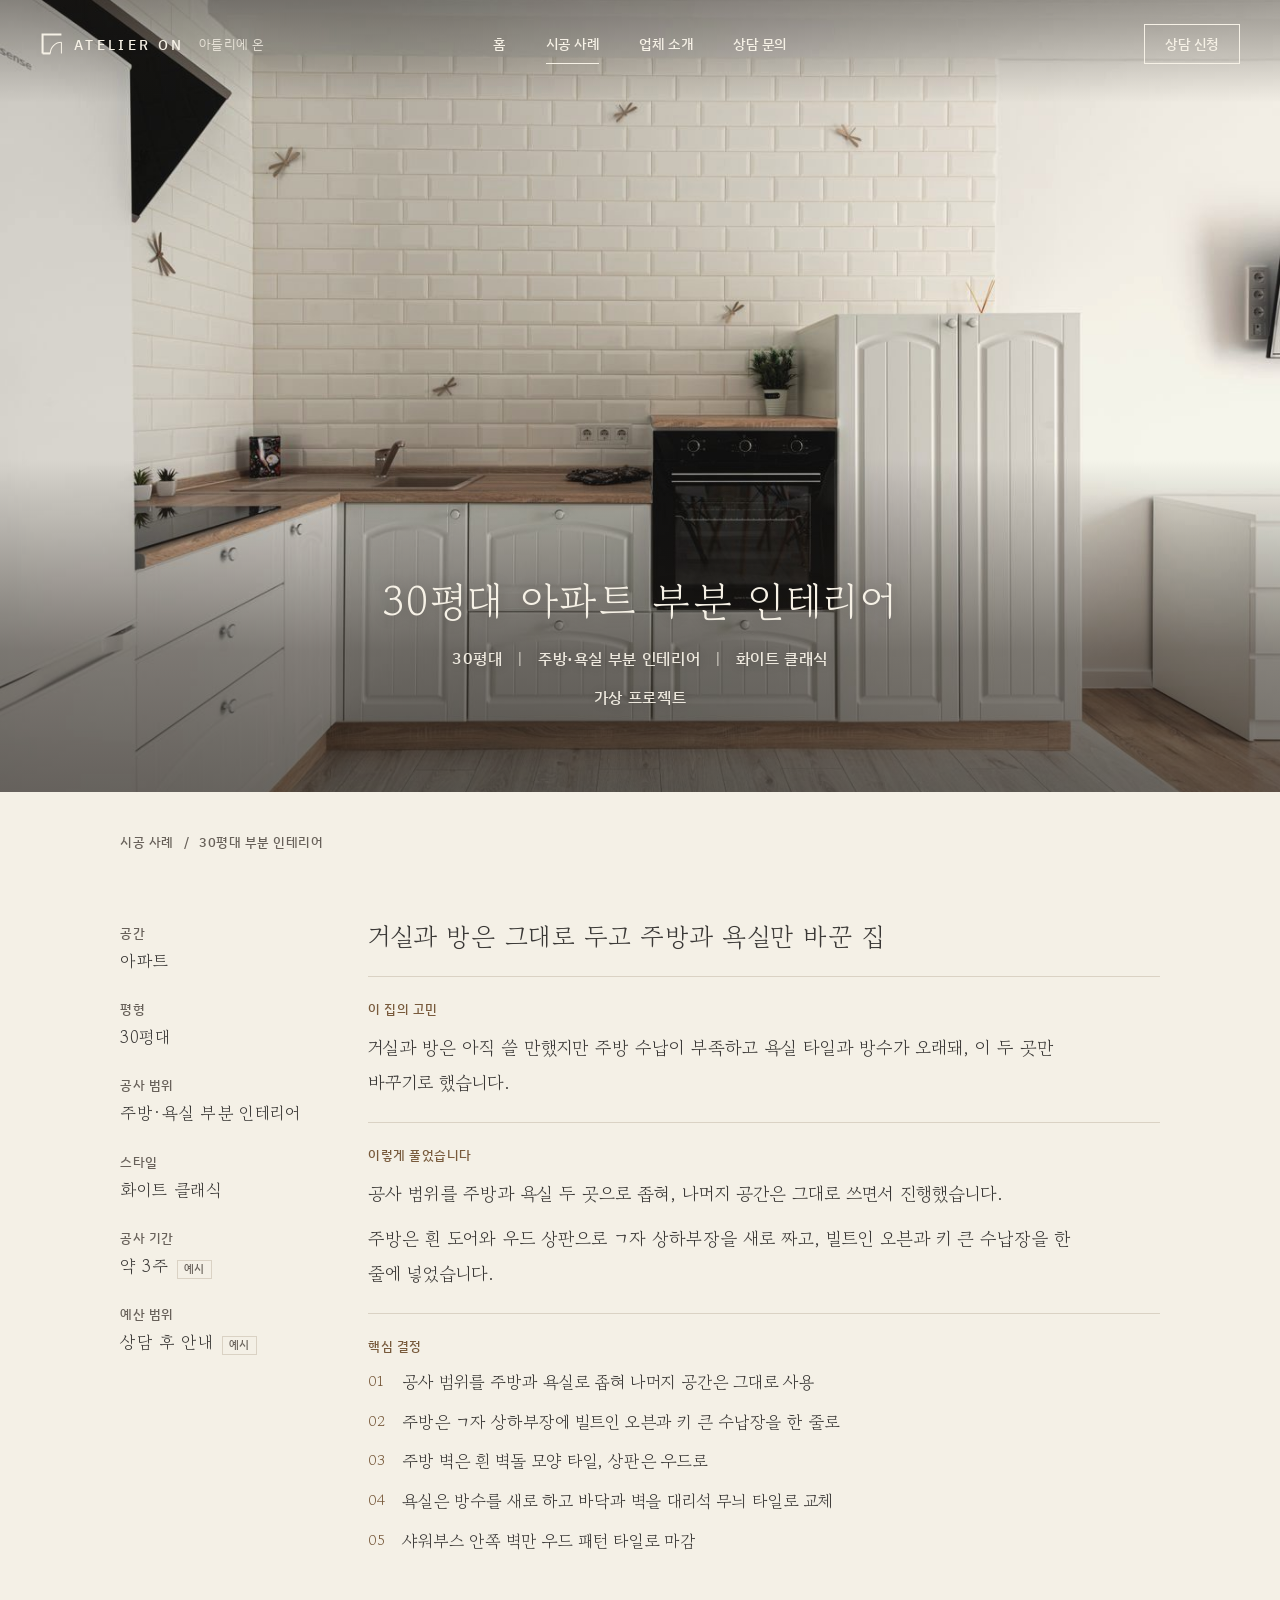
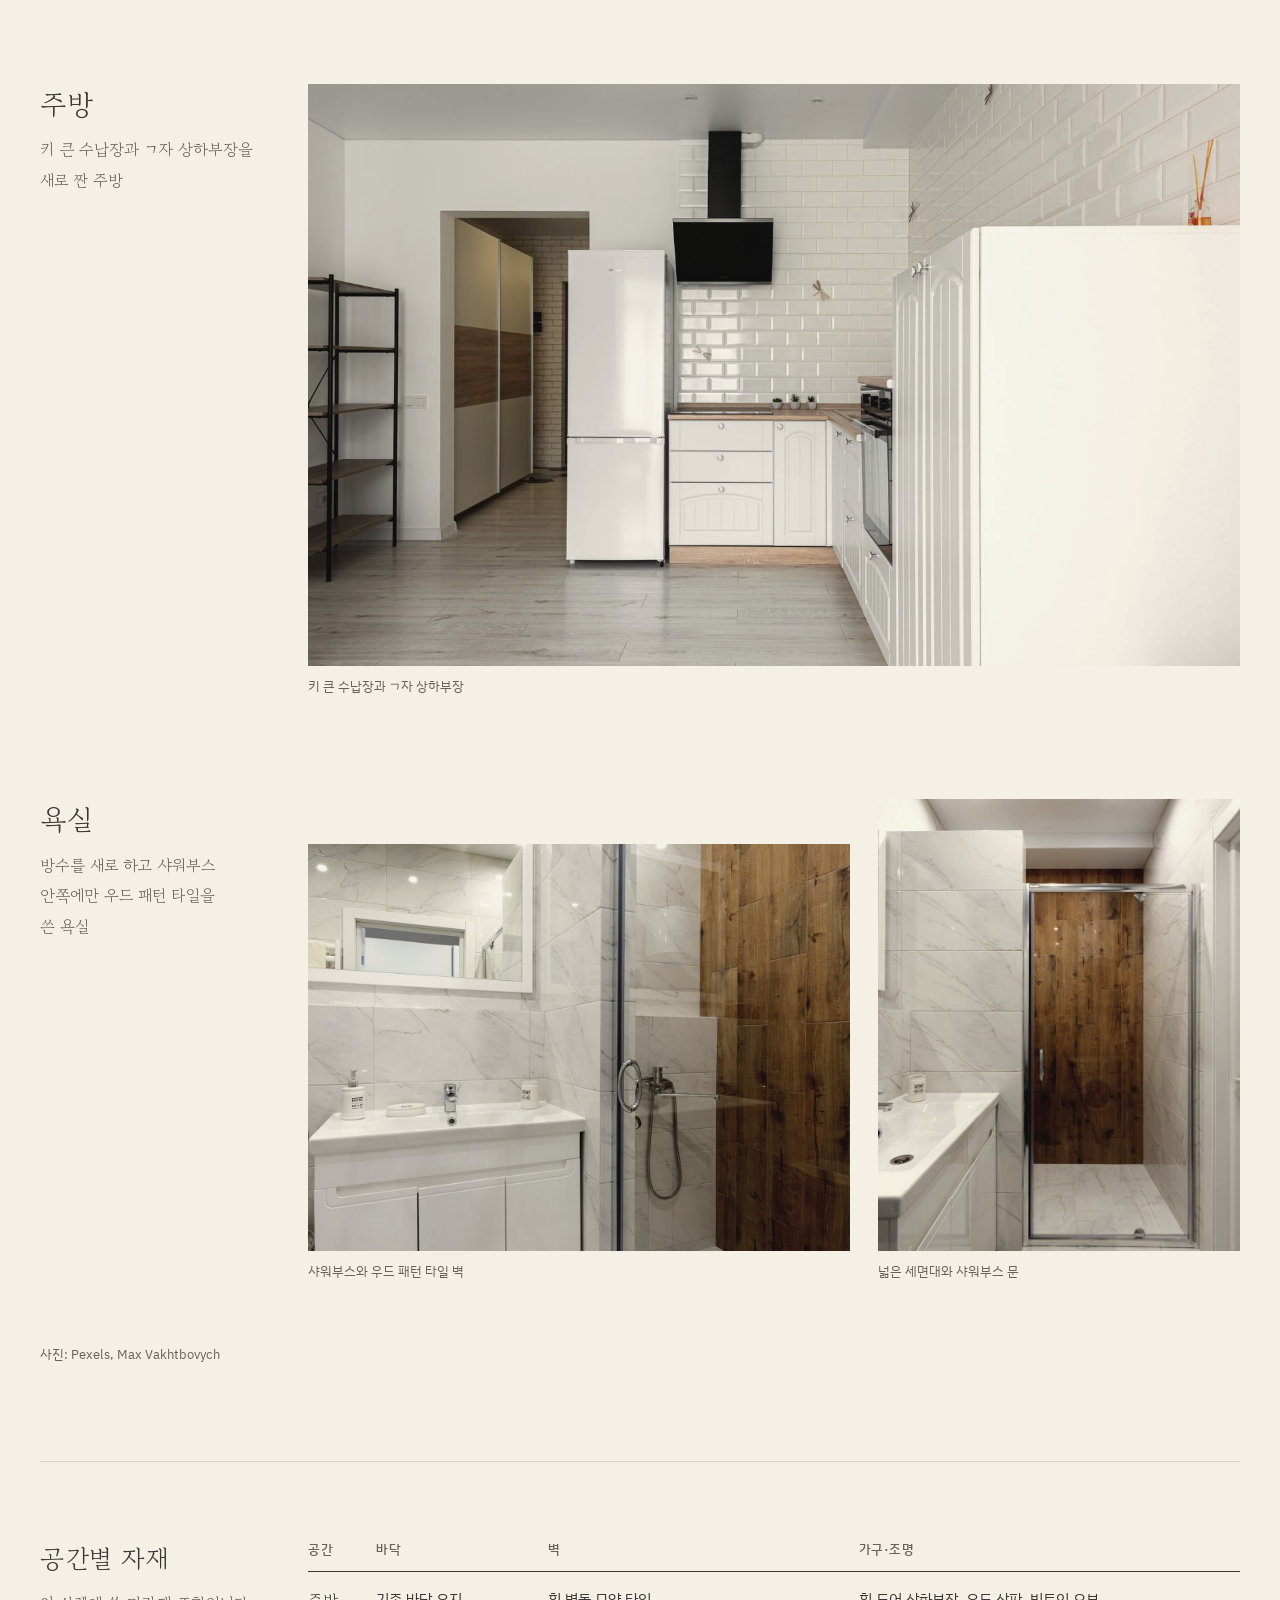
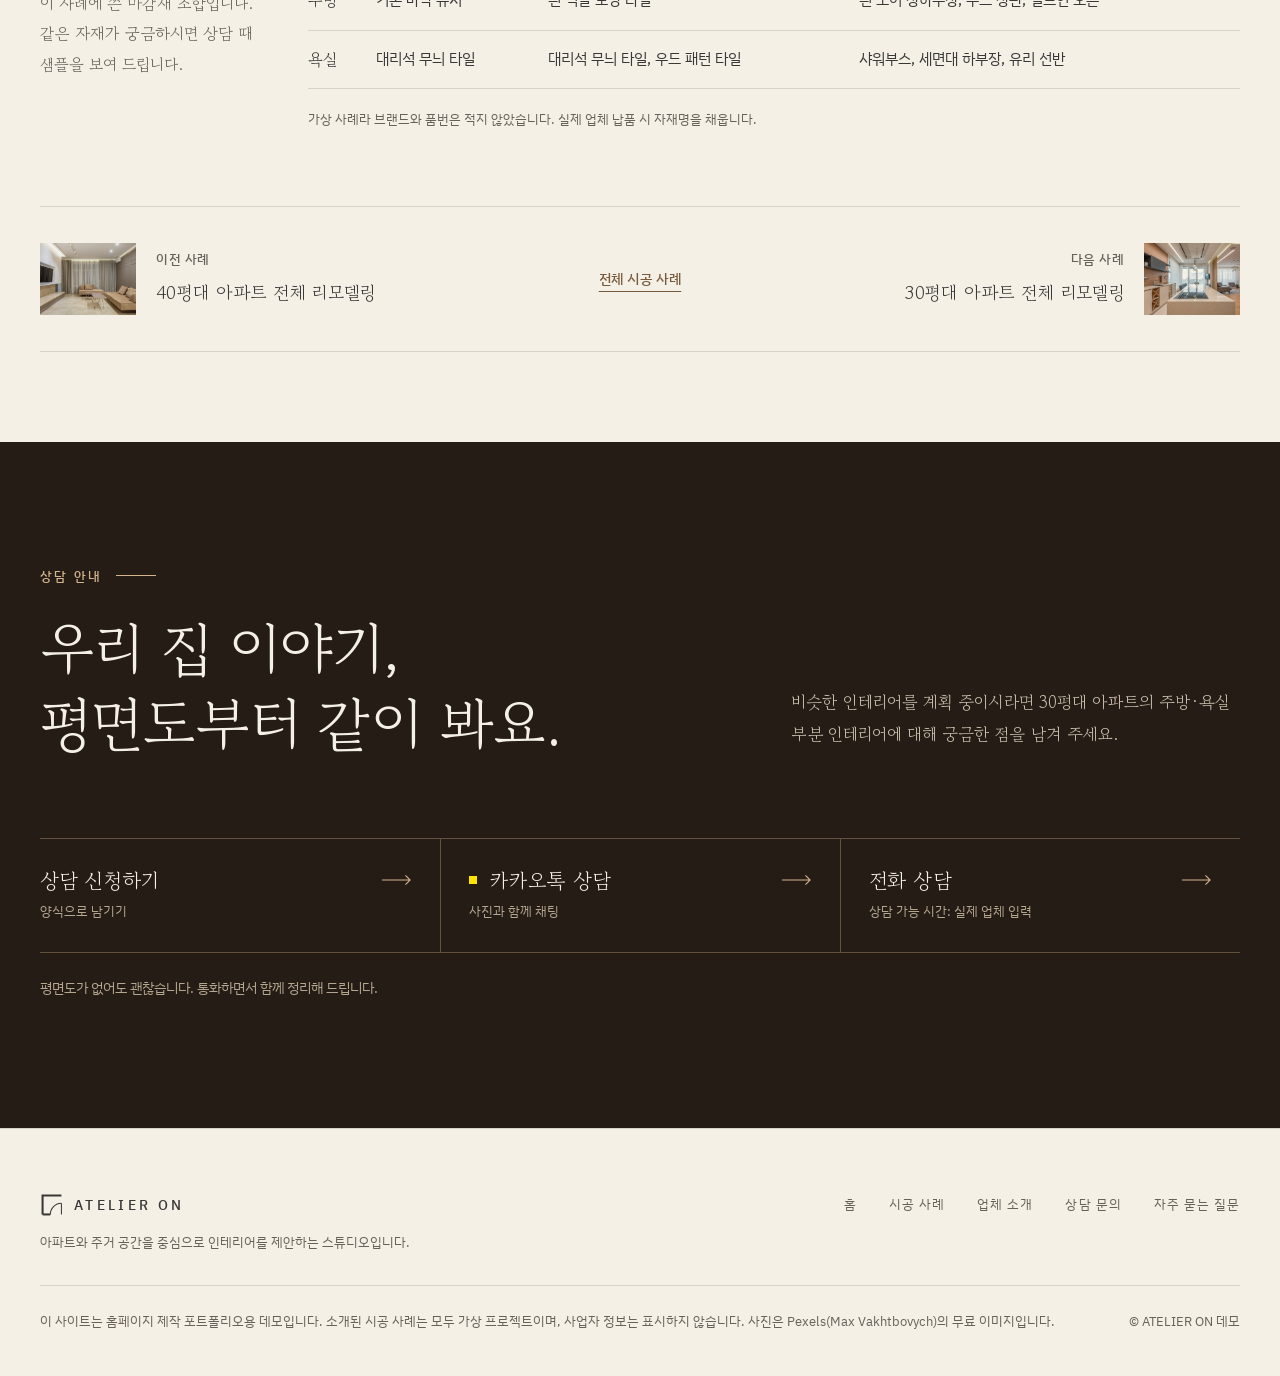
<file: atelier-on/project-partial.html>
<!doctype html>
<html lang="ko">
<head>
<meta charset="utf-8">
<meta name="viewport" content="width=device-width, initial-scale=1">
<title>30평대 아파트 부분 인테리어 | 아틀리에 온</title>
<meta name="description" content="아틀리에 온 시공 사례 상세 (가상 프로젝트)">
<link rel="preconnect" href="https://fonts.googleapis.com">
<link rel="preconnect" href="https://fonts.gstatic.com" crossorigin>
<link href="https://fonts.googleapis.com/css2?family=Gowun+Batang&family=IBM+Plex+Sans+KR:wght@300;400;500;600&display=swap" rel="stylesheet">
<link rel="icon" href="favicon.svg" type="image/svg+xml">
<meta name="theme-color" content="#FAF9F6">
<meta property="og:type" content="website">
<meta property="og:site_name" content="아틀리에 온 (포트폴리오 데모)">
<meta property="og:title" content="30평대 아파트 부분 인테리어 | 아틀리에 온">
<meta property="og:description" content="아파트·주거 인테리어 스튜디오 홈페이지 포트폴리오 데모입니다. 시공 사례는 가상 프로젝트입니다.">
<meta property="og:image" content="images/6933852.jpg">
<link rel="stylesheet" href="styles.css">
</head>
<body data-page="projects" data-hero data-project="p04">
<main id="detail"></main>
<script src="main.js"></script>
<script src="detail.js"></script>
</body>
</html>
</file>
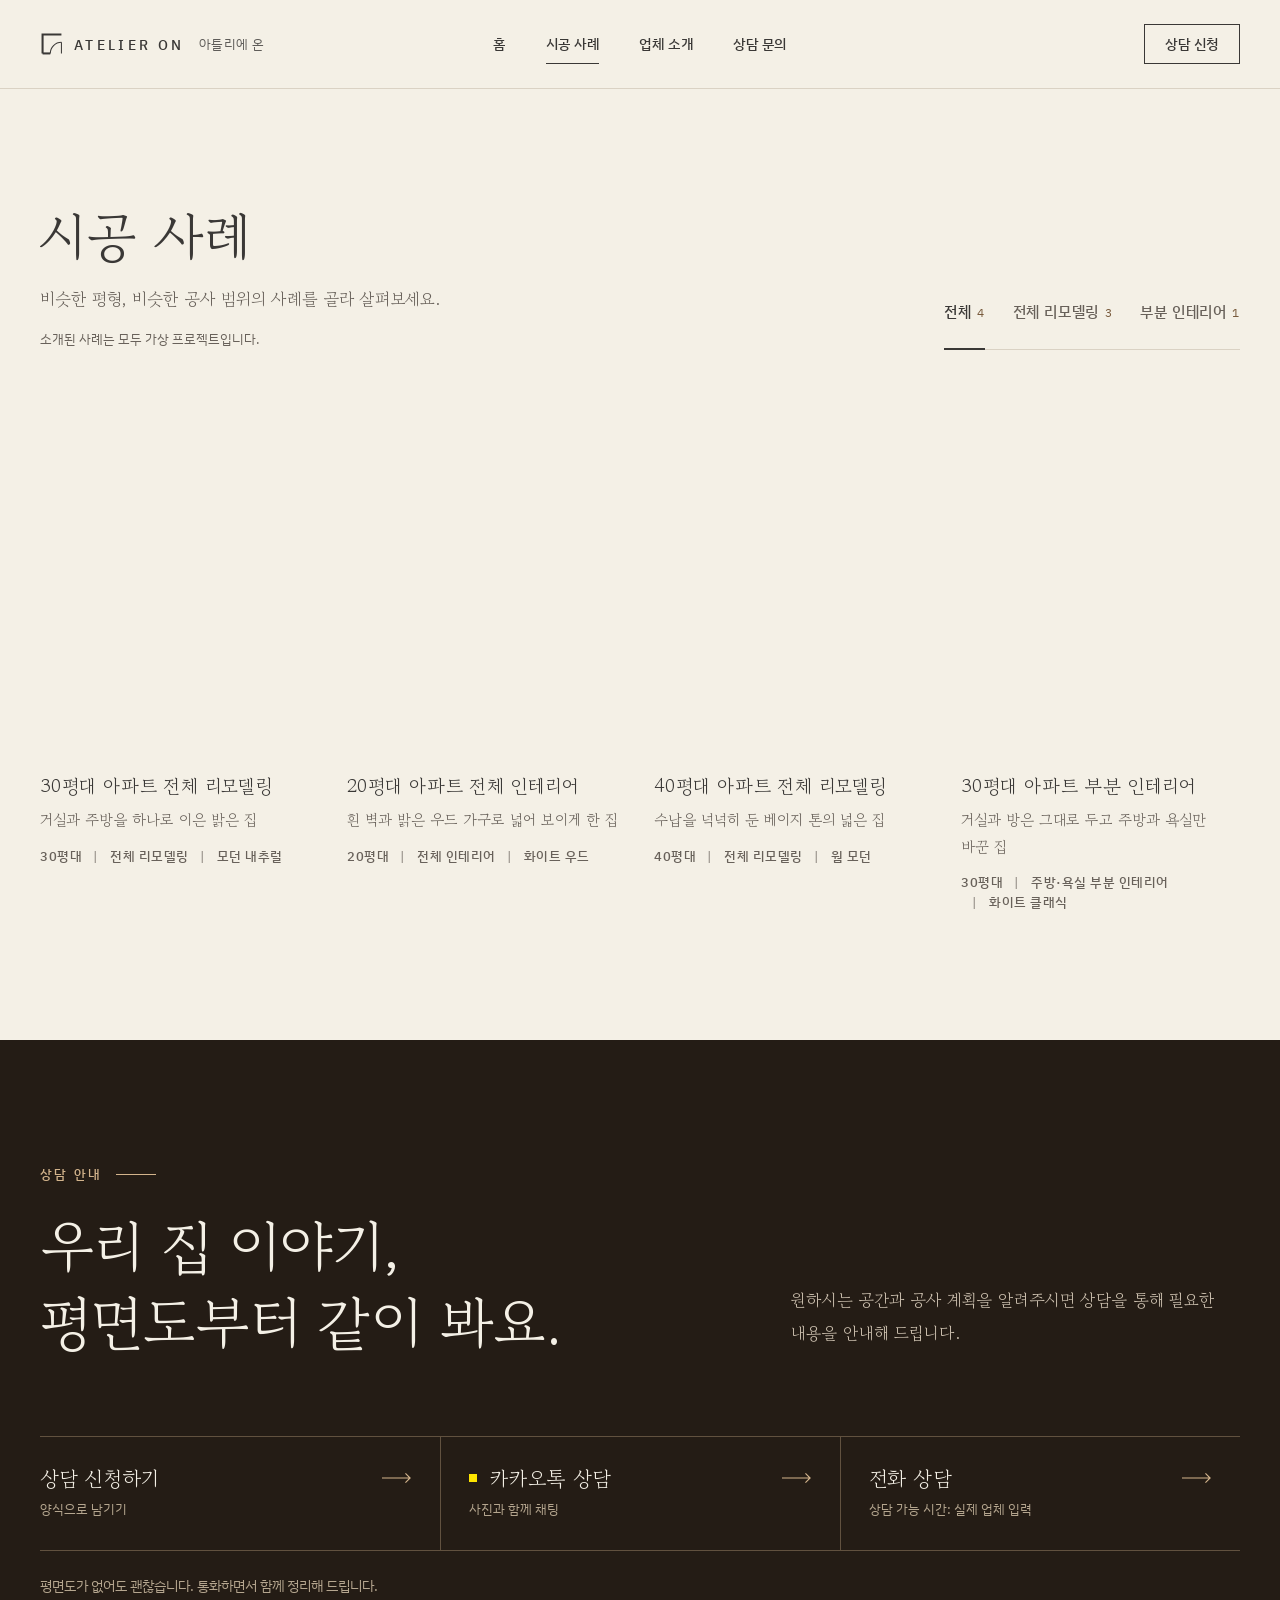
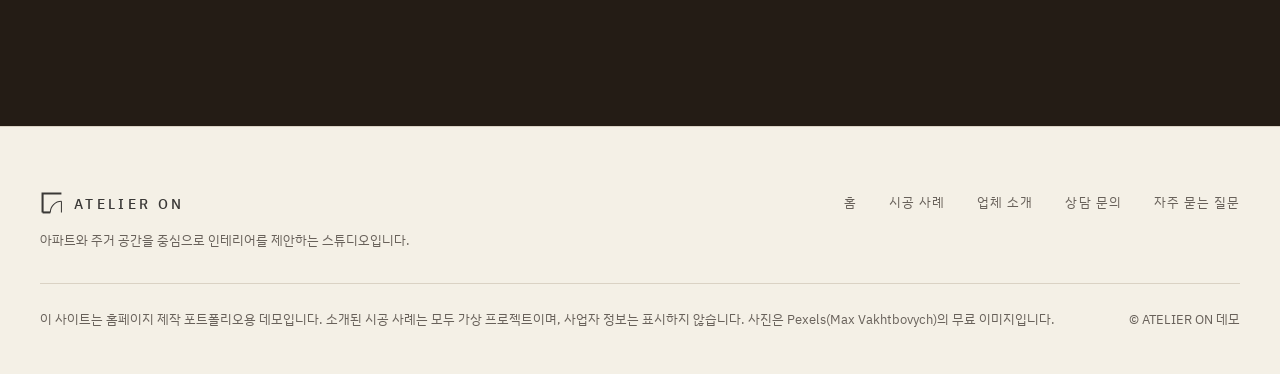
<file: atelier-on/projects.html>
<!doctype html>
<html lang="ko">
<head>
<meta charset="utf-8">
<meta name="viewport" content="width=device-width, initial-scale=1">
<title>시공 사례 | 아틀리에 온</title>
<meta name="description" content="아틀리에 온의 평형별 아파트 시공 사례 (가상 프로젝트)">
<link rel="preconnect" href="https://fonts.googleapis.com">
<link rel="preconnect" href="https://fonts.gstatic.com" crossorigin>
<link href="https://fonts.googleapis.com/css2?family=Gowun+Batang&family=IBM+Plex+Sans+KR:wght@300;400;500;600&display=swap" rel="stylesheet">
<link rel="icon" href="favicon.svg" type="image/svg+xml">
<meta name="theme-color" content="#FAF9F6">
<meta property="og:type" content="website">
<meta property="og:site_name" content="아틀리에 온 (포트폴리오 데모)">
<meta property="og:title" content="시공 사례 | 아틀리에 온">
<meta property="og:description" content="아파트·주거 인테리어 스튜디오 홈페이지 포트폴리오 데모입니다. 시공 사례는 가상 프로젝트입니다.">
<meta property="og:image" content="images/6933852.jpg">
<link rel="stylesheet" href="styles.css">
</head>
<body data-page="projects">
<main>
  <div class="wrap list-head">
    <div>
      <h1 class="list-title">시공 사례</h1>
      <p class="lead">비슷한 평형, 비슷한 공사 범위의 사례를 골라 살펴보세요.</p>
      <p class="list-note">소개된 사례는 모두 가상 프로젝트입니다.</p>
    </div>
    <div class="filter" data-filter="#case-list" role="group" aria-label="공사 방식으로 거르기">
      <button type="button" data-kind="all" aria-pressed="true">전체</button>
      <button type="button" data-kind="full" aria-pressed="false">전체 리모델링</button>
      <button type="button" data-kind="part" aria-pressed="false">부분 인테리어</button>
    </div>
  </div>
  <section class="wrap list-sec" aria-label="프로젝트 목록">
    <div class="cards four" id="case-list" data-cards="2"></div>
  </section>
  <div data-final="6933854" data-alt="주방 옆 식탁과 펜던트 조명"></div>
</main>
<script src="main.js"></script>
</body>
</html>
</file>
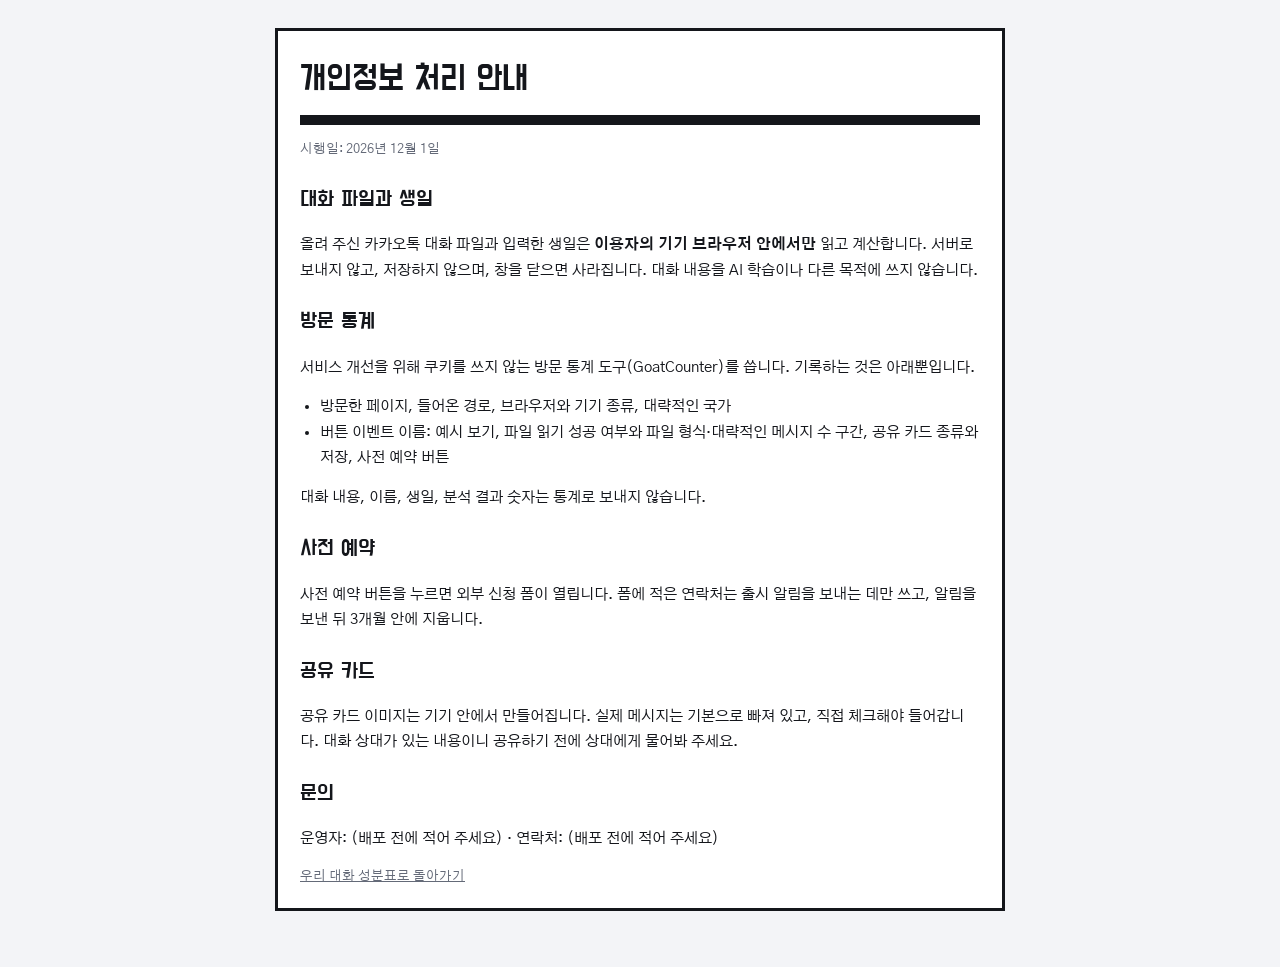
<file: chat-label/privacy.html>
<!doctype html>
<html lang="ko">
<head>
<meta charset="utf-8">
<meta name="viewport" content="width=device-width, initial-scale=1, viewport-fit=cover">
<title>개인정보 처리 안내 · 우리 대화 성분표</title>
<link rel="stylesheet" href="https://fonts.googleapis.com/css2?family=Do+Hyeon&family=Gothic+A1:wght@400;800&display=swap">
<style>
:root { --bg: #f3f4f7; --surface: #ffffff; --ink: #14161b; --muted: #646a78; --line: #d9dce4; color-scheme: light; }
@media (prefers-color-scheme: dark) { :root { --bg: #0f1115; --surface: #181b21; --ink: #eceef3; --muted: #9aa0ad; --line: #2c3039; color-scheme: dark; } }
body { margin: 0; background: var(--bg); color: var(--ink); font: 15px/1.7 "Gothic A1", "Apple SD Gothic Neo", "Malgun Gothic", sans-serif;
  padding: max(28px, env(safe-area-inset-top, 0px)) max(16px, env(safe-area-inset-right, 0px)) 56px max(16px, env(safe-area-inset-left, 0px)); }
main { max-width: 680px; margin: 0 auto; background: var(--surface); border: 3px solid var(--ink); padding: 20px 22px; display: grid; gap: 14px; }
h1 { font-family: "Do Hyeon", sans-serif; font-weight: 400; font-size: 34px; margin: 0; padding-bottom: 6px; border-bottom: 10px solid var(--ink); }
h2 { font-family: "Do Hyeon", sans-serif; font-weight: 400; font-size: 22px; margin: 6px 0 0; }
p, ul { margin: 0; } ul { padding-left: 20px; }
.muted { color: var(--muted); font-size: 13px; }
a { color: inherit; }
</style>
</head>
<body>
<main>
  <h1>개인정보 처리 안내</h1>
  <p class="muted">시행일: 2026년 12월 1일</p>

  <h2>대화 파일과 생일</h2>
  <p>올려 주신 카카오톡 대화 파일과 입력한 생일은 <b>이용자의 기기 브라우저 안에서만</b> 읽고 계산합니다. 서버로 보내지 않고, 저장하지 않으며, 창을 닫으면 사라집니다. 대화 내용을 AI 학습이나 다른 목적에 쓰지 않습니다.</p>

  <h2>방문 통계</h2>
  <p>서비스 개선을 위해 쿠키를 쓰지 않는 방문 통계 도구(GoatCounter)를 씁니다. 기록하는 것은 아래뿐입니다.</p>
  <ul>
    <li>방문한 페이지, 들어온 경로, 브라우저와 기기 종류, 대략적인 국가</li>
    <li>버튼 이벤트 이름: 예시 보기, 파일 읽기 성공 여부와 파일 형식·대략적인 메시지 수 구간, 공유 카드 종류와 저장, 사전 예약 버튼</li>
  </ul>
  <p>대화 내용, 이름, 생일, 분석 결과 숫자는 통계로 보내지 않습니다.</p>

  <h2>사전 예약</h2>
  <p>사전 예약 버튼을 누르면 외부 신청 폼이 열립니다. 폼에 적은 연락처는 출시 알림을 보내는 데만 쓰고, 알림을 보낸 뒤 3개월 안에 지웁니다.</p>

  <h2>공유 카드</h2>
  <p>공유 카드 이미지는 기기 안에서 만들어집니다. 실제 메시지는 기본으로 빠져 있고, 직접 체크해야 들어갑니다. 대화 상대가 있는 내용이니 공유하기 전에 상대에게 물어봐 주세요.</p>

  <h2>문의</h2>
  <p>운영자: (배포 전에 적어 주세요) · 연락처: (배포 전에 적어 주세요)</p>
  <p class="muted"><a href="./">우리 대화 성분표로 돌아가기</a></p>
</main>
</body>
</html>
</file>
<file: atelier-on/styles.css>
/* ATELIER ON — 시안 스타일
   방향: 조용한 갤러리형. 따뜻한 아이보리 바탕, 명조 본문, 작고 자간 넓은 제목과 정보 줄,
   사진이 주인공이고 둥근 모서리·진한 색 띠·채운 버튼은 쓰지 않습니다.
   기준: DAY 02 기획서 v2.0 / DAY 03 와이어프레임 v1.0 */
:root{
  --paper:#F4F0E6;     /* 아이보리 — 페이지 바탕 */
  --paper-2:#EBE5D8;   /* 리넨 — 교차 섹션 */
  --field:#FBF9F4;     /* 입력창 바탕 */
  --ink:#3A3836;       /* 본문 */
  --stone:#68615A;     /* 보조 글자 */
  --line:#DAD2C4;      /* 가는 선 */
  --oak:#785A3C;       /* 링크, 현재 메뉴, 밑줄 친 공간 */
  --beige:#CDB89A;     /* 강조 면 */
  --on-photo:#F6F1E6;  /* 사진 위 글자 */
  --err:#A3402E;

  --serif:"Gowun Batang","AppleMyungjo","Batang",serif;
  --sans:"IBM Plex Sans KR",system-ui,-apple-system,"Apple SD Gothic Neo","Malgun Gothic",sans-serif;

  --wrap:min(1440px, calc(100% - 80px));
  --header:88px;
  --sec:clamp(112px, 10vw, 168px);
  --gap:28px;
  --track:.06em;       /* 섹션 제목 자간 (한글은 넓히지 않음) */
  --track-s:.04em;     /* 작은 정보 줄 자간 */
}
@media (max-width:768px){
  :root{ --wrap:calc(100% - 40px); --header:64px; --sec:80px; --gap:20px }
}

*,*::before,*::after{box-sizing:border-box}
[hidden]{display:none!important}
html{-webkit-text-size-adjust:100%;scroll-padding-top:calc(var(--header) + 16px)}
body{margin:0;background:var(--paper);color:var(--ink);font:400 17px/1.9 var(--serif);word-break:keep-all;overflow-wrap:break-word}
img,svg{display:block;max-width:100%}
a{color:inherit}
h1,h2,h3,p{margin:0}
h1,h2,h3{font-family:var(--serif);font-weight:400;line-height:1.45;text-wrap:balance}
p,figcaption,li{text-wrap:pretty}
.wrap{width:var(--wrap);margin-inline:auto}
:focus-visible{outline:2px solid var(--oak);outline-offset:3px}
::selection{background:var(--beige);color:var(--ink)}
@media (prefers-reduced-motion:no-preference){ html{scroll-behavior:smooth} }

/* ---------- 글자 단계 ---------- */
.sec-title{font-size:clamp(26px, 2.6vw, 40px);line-height:1.3;letter-spacing:-.005em;text-align:center;margin-bottom:64px}
.t-h1{font-size:clamp(24px, 2.2vw, 30px);letter-spacing:.04em}
.t-h2{font-size:clamp(22px, 2vw, 27px);letter-spacing:.02em}
.t-h3{font-size:19px;letter-spacing:.04em}
.lead{font-size:17px;color:var(--stone)}
.small{font:400 14px/1.6 var(--sans);color:var(--stone)}
.sec-lead{max-width:34em;margin:-36px auto 64px;text-align:center;color:var(--stone)}
.sec-foot{margin-top:56px;text-align:center}
@media (max-width:768px){ .sec-title{margin-bottom:40px} .sec-lead{margin:-20px auto 40px} .sec-foot{margin-top:40px} }

/* ---------- 버튼·링크 ---------- */
.btn{display:inline-flex;align-items:center;justify-content:center;min-height:52px;padding:0 40px;border:1px solid var(--ink);border-radius:0;
  background:transparent;color:var(--ink);font:500 14px/1 var(--sans);letter-spacing:var(--track-s);text-decoration:none;cursor:pointer;transition:background .25s,color .25s}
.btn:hover{background:var(--ink);color:var(--paper)}
.link{font:500 14px/1.6 var(--sans);letter-spacing:.04em;color:var(--oak);text-decoration:underline;text-decoration-thickness:1px;text-underline-offset:7px}
.link:hover{text-decoration-thickness:2px}
.req{color:var(--oak);margin-left:2px}

/* ---------- 헤더 ---------- */
.skip{position:absolute;left:16px;top:-60px;z-index:50;padding:12px 18px;background:var(--ink);color:var(--paper);font:500 15px var(--sans);text-decoration:none}
.skip:focus{top:12px}
main:focus{outline:none}
.site-header{position:sticky;top:0;z-index:20;background:var(--paper);border-bottom:1px solid var(--line);color:var(--ink);transition:background .3s,color .3s,border-color .3s}
.site-header.over{position:fixed;left:0;right:0;background:transparent;border-color:transparent;color:var(--on-photo)}
.site-header.over.solid{background:var(--paper);border-color:var(--line);color:var(--ink)}
.header-inner{height:var(--header);display:grid;grid-template-columns:1fr auto 1fr;align-items:center}
.logo{display:flex;align-items:center;gap:10px;text-decoration:none;justify-self:start}
.logo svg{width:24px;height:24px}
.logo-word{font:500 14px var(--sans);letter-spacing:.24em}
.logo-ko{font:400 13px var(--sans);letter-spacing:.04em;opacity:.8;margin-left:4px}
.nav{display:flex;gap:40px}
.nav a{font:500 14px var(--sans);letter-spacing:var(--track-s);text-decoration:none;padding:10px 0;border-bottom:1px solid transparent}
.nav a:hover{border-color:currentColor}
.nav a[aria-current="page"]{border-color:currentColor}
.header-end{justify-self:end;display:flex;align-items:center;gap:16px}
.head-cta{display:inline-flex;align-items:center;min-height:40px;padding:0 20px;border:1px solid currentColor;font:500 13.5px/1 var(--sans);letter-spacing:.04em;text-decoration:none;transition:background .2s,color .2s}
.head-cta:hover{background:var(--ink);color:var(--paper);border-color:var(--ink)}
.menu-btn{display:none;width:44px;height:44px;margin-right:-10px;border:0;background:none;color:inherit;cursor:pointer}
.menu-btn svg{margin:auto}
.mobile-menu{position:fixed;inset:var(--header) 0 0 0;background:var(--paper);color:var(--ink);padding:24px 20px;display:flex;flex-direction:column;
  transform:translateY(-8px);opacity:0;visibility:hidden;transition:opacity .2s,transform .2s,visibility 0s .2s}
.mobile-menu.open{transform:none;opacity:1;visibility:visible;transition:opacity .2s,transform .2s}
.mobile-menu a{font:400 20px var(--serif);letter-spacing:.04em;min-height:44px;padding:16px 0;border-bottom:1px solid var(--line);text-decoration:none}
.mobile-menu a[aria-current="page"]{color:var(--oak)}
@media (max-width:900px){ .nav{display:none} .menu-btn{display:block} .header-inner{grid-template-columns:1fr auto} .head-cta{min-height:36px;padding:0 14px;font-size:13px} }
@media (max-width:768px){ .logo-ko{display:none} }

/* ---------- 사진 ---------- */
.ph{--ar:4/5;--pos:50% 50%;position:relative;overflow:hidden;aspect-ratio:var(--ar);max-width:100%;background:var(--paper-2)}
.ph img{width:100%;height:100%;object-fit:cover;object-position:var(--pos)}
.credit{font:400 13px/1.6 var(--sans);color:var(--stone)}

/* ---------- 사진 위 첫 화면 (홈 Hero, 상세 첫 화면) ---------- */
.hero{position:relative;height:clamp(560px, 88vh, 920px);display:grid;align-items:end;justify-items:center;color:var(--on-photo)}
.hero .ph,.photo-band .ph{position:absolute;inset:0;aspect-ratio:auto}
.hero::after,.photo-band::after{content:"";position:absolute;inset:0;pointer-events:none;
  background:linear-gradient(180deg,rgba(28,24,20,.38) 0,rgba(28,24,20,0) 13%,rgba(28,24,20,0) 58%,rgba(28,24,20,.5) 82%,rgba(28,24,20,.62) 100%)}
.hero-copy,.photo-band-copy{text-shadow:0 1px 14px rgba(28,24,20,.28);position:relative;z-index:1;width:min(760px, calc(100% - 40px));padding-bottom:clamp(56px, 9vh, 96px);text-align:center;display:grid;gap:14px;justify-items:center}
.hero-title{font-size:clamp(28px, 3.2vw, 46px);letter-spacing:.04em;line-height:1.5}
.hero-copy p,.photo-band-copy p{font-size:16px;opacity:.95}
.hero-link{margin-top:14px;font:500 13px/1 var(--sans);letter-spacing:.06em;text-decoration:none;padding:12px 2px;border-bottom:1px solid currentColor}
.hero-link:hover{opacity:.8}
.hero :focus-visible,.photo-band :focus-visible{outline-color:var(--on-photo)}
.meta-line{display:flex;flex-wrap:wrap;justify-content:center;font:500 13px/1.6 var(--sans);letter-spacing:var(--track-s)}
.meta-line span+span::before{content:"|";margin:0 .9em;opacity:.6}
.meta-tag{font:500 12.5px/1.6 var(--sans);letter-spacing:var(--track-s);opacity:.85}
@media (max-width:768px){
  .hero{height:clamp(520px, 82svh, 680px)}
  .hero .ph img{object-position:52% 50%}
  .hero-title{letter-spacing:.02em}
}

/* 홈 업체 소개: 화면 전체 사진 띠 */
.photo-band{position:relative;height:clamp(480px, 72vh, 780px);display:grid;align-items:end;justify-items:center;color:var(--on-photo)}
.band-title{font-size:clamp(22px, 2.2vw, 32px);letter-spacing:.04em}

/* ---------- 섹션 ---------- */
.section{padding-block:var(--sec)}
.section.band{background:var(--paper-2)}
.section.top{padding-top:clamp(72px, 8vw, 120px)}
.sec-head{display:grid;justify-items:center;text-align:center;gap:0;margin-bottom:64px}
.sec-head .t-h2{font-size:clamp(20px, 1.8vw, 24px);letter-spacing:var(--track);margin-bottom:24px}
.sec-head .lead{max-width:34em}
.mobile-only{display:none}
@media (max-width:768px){ .mobile-only{display:block} .sec-head{margin-bottom:40px} }

/* ---------- 시공 사례 카드 ---------- */
.cards{display:grid;grid-template-columns:repeat(3,1fr);gap:64px var(--gap);align-items:start}
.card{display:block;text-decoration:none}
.card .ph{--ar:4/5}
.card .ph img{transition:transform .9s cubic-bezier(.2,.7,.2,1)}
@media (prefers-reduced-motion:no-preference){ .card:hover .ph img{transform:scale(1.03)} }
.card-body{display:grid;gap:8px;padding-top:22px}
.card-title{grid-column:1;font-size:19px;letter-spacing:.02em}
.card:hover .card-title{color:var(--oak)}
.card-desc{grid-column:1;font-size:15px;line-height:1.75;color:var(--stone)}
.card-meta{grid-column:1;margin:4px 0 0;display:flex;flex-wrap:wrap;font:500 12.5px/1.6 var(--sans);letter-spacing:var(--track-s);color:var(--stone)}
.card-meta dt{position:absolute;width:1px;height:1px;overflow:hidden;clip:rect(0 0 0 0)}
.card-meta dd{margin:0}
.card-meta dd+dt+dd::before{content:"|";margin:0 .9em;opacity:.6}
.list-note{margin:-40px 0 40px;text-align:center;font:400 13px/1.6 var(--sans);color:var(--stone)}
.page-head + .wrap .list-note{margin-top:0}
@media (max-width:768px){ .list-note{margin:-24px 0 28px} }
.cards.four{grid-template-columns:repeat(4,1fr)}
@media (max-width:1200px){ .cards.four{grid-template-columns:repeat(2,1fr)} }
@media (max-width:768px){ .cards.four{grid-template-columns:1fr} }
/* 홈: 넓은 사진 1장 + 좁은 사진 2장, 같은 높이 */
.cards.lead-row{grid-template-columns:2fr 1fr 1fr}
.cards.lead-row .ph{aspect-ratio:auto;height:clamp(320px, 30vw, 480px)}
@media (max-width:1024px){
  .cards,.cards.lead-row{grid-template-columns:repeat(2,1fr)}
  .cards.lead-row .card:first-child{grid-column:1 / -1}
}
@media (max-width:768px){
  .cards,.cards.lead-row{grid-template-columns:1fr;gap:48px}
  .card .ph,.cards.lead-row .ph{aspect-ratio:4/3;height:auto}
}

/* ---------- 소개 (업체 소개 페이지) ---------- */
.split{display:grid;grid-template-columns:1fr 1fr;gap:clamp(40px, 7vw, 140px);align-items:center}
.split-text{display:grid;gap:24px;max-width:560px}
.split-text .lead{font-size:19px;line-height:1.85;color:var(--ink)}
.split-text .link{justify-self:start;margin-top:8px}
.split .ph{--ar:1/1}
@media (max-width:768px){ .split{grid-template-columns:1fr;gap:40px} .split .ph{--ar:4/3} }

/* ---------- 서비스: 가는 선으로 나눈 두 칸 ---------- */
.services{display:grid;grid-template-columns:1fr 1fr}
.service{display:grid;gap:16px;align-content:start;padding:8px clamp(24px, 4vw, 72px)}
.service+.service{border-left:1px solid var(--line)}
.service > [data-scope]{order:3;margin-top:12px}
.service .plan{max-width:340px}
.mini-steps{order:3;margin-top:12px;display:grid;gap:12px}
.mini-steps-title{font:500 12.5px/1.6 var(--sans);letter-spacing:var(--track-s);color:var(--stone)}
.mini-steps ol{list-style:none;margin:0;padding:0;counter-reset:ms;display:grid;grid-template-columns:1fr 1fr;column-gap:24px;border-top:1px solid var(--line)}
.mini-steps li{counter-increment:ms;display:flex;gap:12px;align-items:baseline;padding:10px 0;border-bottom:1px solid var(--line);font-size:16px}
.mini-steps li::before{content:counter(ms,decimal-leading-zero);font-size:14px;color:var(--oak)}
.service p{color:var(--stone)}
.scope-key{display:flex;justify-content:center;align-items:center;gap:10px;margin-top:56px;font:400 13px/1.6 var(--sans);color:var(--stone)}
.scope-key i{flex:none;width:16px;height:16px;border:1px solid var(--ink);background:repeating-linear-gradient(45deg,#8C7050 0 1.5px,#C9B08C 1.5px 5.5px)}
@media (max-width:768px){
  .services{grid-template-columns:1fr}
  .service{padding:0}
  .service+.service{border-left:0;border-top:1px solid var(--line);margin-top:40px;padding-top:40px}
  .service .plan{max-width:none}
  .scope-key{justify-content:flex-start;align-items:flex-start;margin-top:40px}
}

/* ---------- 평면도로 공간 고르기 (메인) ---------- */
.picker{display:grid;gap:40px}
.picker-modes{display:flex;justify-content:center;gap:0}
.picker-modes button{min-height:48px;padding:0 28px;border:1px solid var(--ink);background:transparent;color:var(--ink);font:500 14px/1 var(--sans);letter-spacing:var(--track-s);cursor:pointer}
.picker-modes button+button{border-left:0}
.picker-modes button[aria-checked="true"]{background:var(--ink);color:var(--paper)}
/* 부분 인테리어: 위 카드 한 줄 / 아래 사진 + 글 묶음 */
.picker-body{display:grid;grid-template-columns:minmax(0,1fr);gap:56px}
.picker-plan{display:grid;gap:0}
.picker-cards{display:grid;grid-template-columns:repeat(5,1fr);gap:var(--gap)}
.space-card{display:grid;gap:12px;padding:0;border:0;background:none;text-align:left;cursor:pointer;color:var(--ink);font:400 17px/1.4 var(--serif);letter-spacing:.02em}
.space-card[aria-pressed="false"] span{color:var(--stone)}
.space-card[aria-pressed="true"] span{color:var(--ink)}
.space-card span{padding-top:2px}
.space-card:focus-visible{outline:none}
.picker-info{display:grid;grid-template-columns:minmax(0,7fr) minmax(0,5fr);gap:clamp(32px, 4vw, 72px);align-items:start;padding-top:56px;border-top:1px solid var(--line)}
.picker-photo .ph{--ar:4/3}
.picker-text{display:grid;gap:24px;align-content:start}
.picker-name{font-size:clamp(28px, 2.6vw, 38px);letter-spacing:.02em;line-height:1.25;margin:-6px 0 0}
.picker-desc{color:var(--stone)}
.picker-metas{display:grid;gap:8px;padding-top:4px}
.picker-meta{display:grid;grid-template-columns:7.5em 1fr;align-items:baseline;gap:4px 16px;font:400 15px/1.6 var(--sans);color:var(--ink)}
.picker-meta span{font:500 12.5px/1.6 var(--sans);letter-spacing:var(--track-s);color:var(--stone)}
.picker-meta .lk{display:flex;flex-wrap:wrap;gap:4px 16px;font:inherit;letter-spacing:0;color:inherit}
.prep{display:grid;gap:12px;padding-top:20px;border-top:1px solid var(--line)}
.prep-title{font:500 12.5px/1.6 var(--sans);letter-spacing:var(--track-s);color:var(--oak)}
.prep-list{list-style:none;margin:0;padding:0;display:grid;gap:8px}
.prep-list li{display:grid;grid-template-columns:22px 1fr;align-items:baseline;font-size:15.5px;line-height:1.6}
.prep-list li::before{content:"";width:12px;height:12px;border:1px solid var(--stone);transform:translateY(1px)}
.prep-note{font:400 12.5px/1.6 var(--sans);color:var(--stone)}
.picker-note{font:400 13px/1.6 var(--sans);color:var(--stone)}
/* 전체 리모델링: 공사 순서 | 사진 + 글 */
.picker.is-full .picker-info{padding-top:0;border-top:0}
.picker.is-full .picker-name{margin:0}
@media (max-width:900px){
  .picker-info{grid-template-columns:1fr}
  .picker-info{padding-top:40px}
}
@media (max-width:768px){
  .picker-modes button{flex:1;padding:0 12px}
  .picker-body{gap:32px}
  .picker-cards{display:flex;gap:12px;overflow-x:auto;margin-inline:-20px;padding:0 20px 4px;scroll-snap-type:x mandatory;scrollbar-width:none}
  .picker-cards::-webkit-scrollbar{display:none}
    }

/* ---------- 왼쪽 정렬 머리 (홈 시공 사례·FAQ) ---------- */
.row-head{display:flex;justify-content:space-between;align-items:flex-end;gap:24px;margin-bottom:48px}
.row-head .sec-title{text-align:left;margin-bottom:8px}
.row-head .list-note{margin:0;text-align:left}
.faq-split{display:grid;grid-template-columns:minmax(0,1fr) minmax(0,2fr);gap:clamp(40px, 6vw, 120px);align-items:start}
.faq-side{display:grid;gap:16px;justify-items:start}
.faq-side .sec-title{text-align:left;margin-bottom:0}
.faq-side p{color:var(--stone)}
.faq-side .faq-note{margin:0;text-align:left}
.home-hero-plan .link{justify-self:start;margin-top:4px}
@media (max-width:768px){
  .row-head{flex-direction:column;align-items:flex-start;margin-bottom:32px}
  .faq-split{grid-template-columns:1fr;gap:28px}
}

/* ---------- 상담 안내 ---------- */
.cta{display:grid;justify-items:center;text-align:center;gap:16px}
.cta .sec-title{margin-bottom:16px}
.cta p{max-width:30em;color:var(--stone)}
.cta .btn{margin-top:24px}
.cta-steps{list-style:none;margin:8px 0 0;padding:0;counter-reset:cs;display:flex;flex-wrap:wrap;justify-content:center;gap:8px 32px;font:400 14px/1.6 var(--sans);color:var(--stone)}
.cta-steps li{counter-increment:cs;display:flex;gap:8px;align-items:baseline}
.cta-steps li::before{content:counter(cs,decimal-leading-zero);font:400 15px var(--serif);color:var(--oak)}
@media (max-width:768px){ .cta .btn{width:100%} }

/* ---------- 평면도 ---------- */
.plan{width:100%;height:auto;--plan-bg:var(--paper)}
.band .plan{--plan-bg:var(--paper-2)}
.plan .room text{font:500 9px var(--sans);fill:var(--ink);text-anchor:middle;letter-spacing:.02em}
.plan .room.on text{paint-order:stroke;stroke:#D3BE9C;stroke-width:4px;stroke-linejoin:round}
.plan .ap-fill{fill:transparent;transition:fill .2s}
.plan .ap-walls line,.plan .ap-walls rect{fill:none;stroke:#46423E;stroke-linecap:square}
.plan .ap-walls .in{stroke-width:3}
.plan .ap-walls .out{stroke-width:7}
.plan .ap-open line{stroke:#9B9287;stroke-width:.8;stroke-dasharray:3 3}
.plan .ap-cut{fill:var(--plan-bg)}
.plan .ap-marks .win{stroke:#46423E;stroke-width:.7}
.plan .ap-marks .leaf{stroke:#46423E;stroke-width:1.2}
.plan .ap-marks .swing{fill:none;stroke:#8A8175;stroke-width:.7}
.plan .ap-balcony rect{fill:none;stroke:#8A8175;stroke-width:.8}
.plan .ap-balcony text{font:500 7.5px var(--sans);fill:var(--stone);text-anchor:middle;letter-spacing:.04em}
@media (max-width:768px){ .plan .room text{font-size:11px} }
/* 첫 화면 도면: 벽과 문이 한 번 그려집니다 */
@media (prefers-reduced-motion:no-preference){
  .plan.draw .ap-walls line,.plan.draw .ap-walls rect,.plan.draw .ap-marks .swing{stroke-dasharray:1;stroke-dashoffset:1;animation:draw 1.2s cubic-bezier(.5,0,.2,1) .1s forwards}
  .plan.draw .ap-marks .swing{animation-delay:.9s;animation-duration:.6s}
  .plan.draw .room text,.plan.draw .ap-balcony,.plan.draw .ap-open{opacity:0;animation:fade .5s ease 1s forwards}
  /* 첫 화면 순서: 벽 → 사진 */
  @media (min-width:901px){
    /* 사진: 도면이 다 그려진 뒤, 도면 쪽(왼쪽)부터 걷히며 드러남 */
    .home-hero-photo{clip-path:inset(0 100% 0 0);animation:wipe 1.4s cubic-bezier(.7,0,.2,1) 1.5s forwards}
    .home-hero-photo .hero-shot.on img{transform:scale(1.06);animation:settle 2s cubic-bezier(.2,.7,.2,1) 1.5s forwards}
    .home-hero-photo .hero-shot-name{opacity:0;animation:fade .5s ease 3s forwards}
  }
}
@keyframes wipe{to{clip-path:inset(0)}}

@keyframes settle{to{transform:none}}
@keyframes draw{to{stroke-dashoffset:0}}
@keyframes fade{to{opacity:1}}

/* ---------- 홈 첫 화면: 왼쪽 글과 도면, 오른쪽 사진 ---------- */
.home-hero{display:grid;grid-template-columns:minmax(380px, 40%) 1fr;min-height:clamp(620px, calc(100svh - var(--header)), 900px)}
.home-hero-copy{display:flex;flex-direction:column;justify-content:center;gap:clamp(48px, 6vh, 72px);padding:clamp(48px, 6vw, 96px) clamp(32px, 4vw, 72px) 40px max(40px, calc((100vw - 1440px) / 2))}
.home-hero-text{display:grid;gap:20px;justify-items:start}
.home-hero-title{font-size:clamp(32px, 3.3vw, 50px);line-height:1.35;letter-spacing:.01em}
.home-hero-text p{font-size:18px;color:var(--stone)}
.home-hero-text .link{margin-top:8px}
.home-hero-plan{margin:0;display:grid;gap:12px;max-width:460px}
.home-hero-plan figcaption{display:flex;flex-wrap:wrap;align-items:center;gap:8px 16px;font:400 12.5px/1.5 var(--sans);color:var(--stone)}
.hero-progress{flex:none;width:56px;height:1px;background:var(--line);overflow:hidden}
.hero-progress i{display:block;height:100%;background:var(--oak);transform:scaleX(0);transform-origin:0 50%}
.hero-progress i.run{animation:heroBar linear forwards}
@keyframes heroBar{to{transform:scaleX(1)}}
.hero-auto{border:0;background:none;padding:10px 0;margin:-10px 0;font:500 12.5px/1.5 var(--sans);color:var(--oak);text-decoration:underline;text-underline-offset:4px;cursor:pointer}
.home-hero-photo{position:relative;min-height:100%}
.home-hero-photo .hero-shot{position:absolute;inset:0;opacity:0;transition:opacity .6s ease}
.home-hero-photo .hero-shot.on{opacity:1}
.home-hero-photo .ph{position:absolute;inset:0;aspect-ratio:auto}
.hero-shot-name{position:absolute;z-index:3;left:24px;bottom:22px;margin:0;padding:6px 14px;display:flex;gap:10px;align-items:baseline;background:rgba(244,240,230,.92);font:500 13px/1.4 var(--sans);letter-spacing:var(--track-s);color:var(--ink)}
.home-hero-plan [data-view]{cursor:pointer;outline:none}
.home-hero-plan [data-view] .ap-fill{transition:fill .25s}
.home-hero-plan [data-view]:hover .ap-fill,.home-hero-plan [data-view].cur .ap-fill{fill:rgba(205,184,154,.35)}
.home-hero-plan [data-view]:focus-visible .ap-fill{stroke:var(--oak);stroke-width:2}
.home-hero-plan [data-view] text{fill:var(--oak)}
.hero-shot-name span{font-weight:400;font-size:12px;color:var(--stone)}
.hero-slats{display:none}
@media (max-width:900px){
  .home-hero{grid-template-columns:1fr;min-height:0}
  .home-hero-photo{order:-1;min-height:0}
  .home-hero-photo{aspect-ratio:4/3}
  .home-hero-photo .hero-shot:not(.on){display:none}
  .hero-shot-name{left:12px;bottom:12px;padding:5px 10px;font-size:12px}
  .home-hero-copy{padding:36px 20px 24px;gap:32px}
  .home-hero-plan{max-width:420px}
}

/* ---------- 페이지 제목 (시공 사례 목록) ---------- */
.list-sec{padding-bottom:var(--sec)}
.page-head{padding-top:clamp(80px, 8vw, 128px);padding-bottom:clamp(48px, 5vw, 80px);display:grid;justify-items:center;text-align:center;gap:20px}
.page-head .lead{max-width:30em}

/* ---------- 시공 사례 상세 ---------- */
.crumb-row{padding-top:40px;max-width:1040px}
.crumb{display:flex;gap:10px;font:500 13px/1.6 var(--sans);letter-spacing:var(--track-s);color:var(--stone)}
.crumb a{text-decoration:none;display:inline-block;padding:10px 0;margin:-10px 0}
.crumb a:hover{color:var(--oak)}
.story{max-width:1040px;display:grid;grid-template-columns:200px minmax(0,1fr);gap:48px;align-items:start}
.facts{margin:0;display:grid;gap:22px;padding-top:6px}
.facts dt{font:500 12.5px/1.6 var(--sans);letter-spacing:var(--track-s);color:var(--stone)}
.facts dd{margin:2px 0 0;font-size:17px;letter-spacing:.04em}
.facts .todo dd{color:var(--stone);font-size:15px;display:grid}
.facts .todo dd small{font:400 12.5px/1.6 var(--sans);color:var(--stone)}
@media (max-width:768px){ .facts .todo dd{text-align:right} }
.story-text{display:grid;gap:22px}
.story-text p{font-size:18px;line-height:1.95}

/* 고민 → 방향 → 핵심 결정 */
.story-part{display:grid;gap:10px;padding-top:22px;border-top:1px solid var(--line)}
.story-part h3{font:500 13px/1.6 var(--sans);letter-spacing:var(--track-s);color:var(--oak)}
.decisions{list-style:none;margin:0;padding:0;counter-reset:dc;display:grid;gap:10px}
.decisions li{counter-increment:dc;display:grid;grid-template-columns:34px 1fr;font-size:17px;line-height:1.75}
.decisions li::before{content:counter(dc,decimal-leading-zero);font:400 15px/1.9 var(--serif);color:var(--oak)}

/* 공간별 자재 표 */
.materials{display:grid;gap:28px;max-width:1040px;padding-block:clamp(96px, 9vw, 140px)}
.spaces + .materials{border-top:1px solid var(--line);border-bottom:1px solid var(--line);margin-block:clamp(72px, 8vw, 120px)}
.materials-head{display:grid;gap:12px}
.materials-head .sec-title{text-align:left;margin-bottom:0}
.materials-head p{color:var(--stone);max-width:36em}
.mat-table{width:100%;border-collapse:collapse;font:400 14.5px/1.6 var(--sans)}
.mat-table thead th{font-weight:500;font-size:12.5px;letter-spacing:var(--track-s);color:var(--stone);text-align:left;padding:0 16px 12px 0;border-bottom:1px solid var(--ink)}
.mat-table tbody th{font:400 16px/1.6 var(--serif);text-align:left;padding:16px 16px 16px 0;white-space:nowrap;vertical-align:top}
.mat-table td{padding:16px 16px 16px 0;border-bottom:1px solid var(--line);vertical-align:top}
.mat-table tbody th{border-bottom:1px solid var(--line)}
.mat-note{font:400 12.5px/1.6 var(--sans);color:var(--stone)}
@media (max-width:600px){
  .mat-table thead{position:absolute;width:1px;height:1px;overflow:hidden;clip:rect(0 0 0 0)}
  .mat-table,.mat-table tbody,.mat-table tr,.mat-table th,.mat-table td{display:block}
  .mat-table tr{padding:14px 0;border-top:1px solid var(--line)}
  .mat-table tbody th{border:0;padding:0 0 6px}
  .mat-table td{border:0;padding:2px 0;display:grid;grid-template-columns:72px 1fr;gap:8px}
  .mat-table td::before{content:attr(data-k);font-size:12.5px;color:var(--stone)}
}

/* 공간별 사진 묶음 */
.spaces{display:grid;gap:clamp(72px, 8vw, 120px)}
.space-block{display:grid;grid-template-columns:220px minmax(0,1fr);gap:48px;align-items:start;scroll-margin-top:calc(var(--header) + 24px)}
.space-head{display:grid;gap:10px;position:sticky;top:calc(var(--header) + 32px)}
.space-head h3{font-size:clamp(24px, 2.2vw, 30px);letter-spacing:.02em}
.space-head p{color:var(--stone);font-size:16px}
.space-photos{display:grid;gap:var(--gap)}
.space-photos figure{margin:0}
.space-photos figcaption{padding-top:10px;font:400 13px/1.6 var(--sans);color:var(--stone);display:flex;flex-wrap:wrap;gap:4px 12px}
.ref-mark{color:var(--oak)}
.n1 .space-photos .ph{--ar:16/10}
.n2 .space-photos{grid-template-columns:3fr 2fr;align-items:end}
.n2 .space-photos figure:first-child .ph{--ar:4/3}
.n2 .space-photos figure:last-child .ph{--ar:4/5}
.n3 .space-photos{grid-template-columns:1fr 1fr}
.n3 .space-photos figure:first-child{grid-column:1 / -1}
.n3 .space-photos figure:first-child .ph{--ar:16/9}
.n3 .space-photos figure:not(:first-child) .ph{--ar:4/5}
.spaces .credit{margin-top:-40px}
@media (max-width:900px){
  .space-block{grid-template-columns:1fr;gap:20px}
  .space-head{position:static}
}
@media (max-width:600px){
  .n2 .space-photos,.n3 .space-photos{grid-template-columns:1fr}
  .space-photos .ph{--ar:4/3 !important}
}

/* 이전·다음 사례 */
.pn{display:grid;grid-template-columns:1fr auto 1fr;align-items:center;gap:24px;margin-top:clamp(96px, 9vw, 140px);margin-bottom:clamp(72px, 7vw, 112px);padding:36px 0;border-top:1px solid var(--line);border-bottom:1px solid var(--line)}
.pn-prev,.pn-next{display:grid;gap:6px;text-decoration:none}
.pn-next{text-align:right}
.pn span{font:500 12.5px/1.6 var(--sans);letter-spacing:var(--track-s);color:var(--stone)}
.pn b{font-weight:400;font-size:18px;letter-spacing:.02em}
.pn-prev:hover b,.pn-next:hover b{color:var(--oak)}

@media (max-width:1100px){
  .story{grid-template-columns:180px minmax(0,1fr)}
}
@media (max-width:768px){
  .story{grid-template-columns:1fr;gap:32px}
  .story-text{order:-1}
  .facts{gap:0;padding:0}
  .facts div{display:flex;justify-content:space-between;align-items:baseline;padding:14px 0;border-top:1px solid var(--line)}
  .facts dd{margin:0}
  .pn{grid-template-columns:1fr 1fr;gap:20px 16px}
  .pn-all{grid-row:2;grid-column:1 / -1;justify-self:center}
  .pn b{font-size:16px;letter-spacing:.04em}
}

/* ---------- 진행 과정 ---------- */
.steps{list-style:none;margin:0;padding:0;display:grid;grid-template-columns:repeat(5,1fr);counter-reset:s;border-top:1px solid var(--line)}
.steps li{counter-increment:s;padding:28px 28px 0 0;display:grid;gap:10px;align-content:start}
.steps li::before{content:counter(s,decimal-leading-zero);font:400 clamp(40px, 4vw, 64px)/1 var(--serif);letter-spacing:.08em;color:var(--oak)}
.steps h3{font-size:18px;letter-spacing:.06em}
.steps p{font-size:15px;line-height:1.8;color:var(--stone)}
@media (max-width:1024px){
  .steps{grid-template-columns:1fr;border-top:0}
  .steps li{padding:24px 0;border-top:1px solid var(--line);grid-template-columns:56px 1fr;column-gap:16px}
  .steps li::before{grid-row:1 / span 2}
}

/* ---------- 상담 문의 ---------- */
.contact{display:grid;grid-template-columns:minmax(0,1fr) minmax(0,640px);gap:clamp(40px, 7vw, 140px);align-items:start}
.contact-aside{display:grid;gap:22px;position:sticky;top:calc(var(--header) + 48px)}
.notice{background:var(--paper-2);padding:20px 24px;font:400 15px/1.75 var(--sans)}
.notice b{font-weight:600}
.next{display:grid;gap:12px;padding-top:12px}
.next ol{margin:0;padding-left:1.4em;display:grid;gap:6px;color:var(--stone)}
.next ol li::marker{color:var(--oak)}
#process,#faq{scroll-margin-top:calc(var(--header) + 24px)}
.next-links{display:flex;flex-wrap:wrap;gap:8px 24px;margin-top:4px}
.hint{font:400 13px/1.6 var(--sans);color:var(--stone)}

/* ---------- 자주 묻는 질문 ---------- */
.faq{max-width:880px}
.qa-list{border-top:1px solid var(--line)}
.qa{border-bottom:1px solid var(--line)}
.qa summary{list-style:none;cursor:pointer;display:flex;justify-content:space-between;align-items:center;gap:24px;padding:24px 0;font-size:18px;letter-spacing:.03em}
.qa summary::-webkit-details-marker{display:none}
.qa summary::after{content:"";flex:none;width:12px;height:12px;border-right:1px solid currentColor;border-bottom:1px solid currentColor;transform:translateY(-3px) rotate(45deg);transition:transform .2s}
.qa[open] summary::after{transform:translateY(3px) rotate(-135deg)}
.qa summary:hover{color:var(--oak)}
.qa p{padding:0 0 28px;max-width:40em;color:var(--stone)}
.faq-note{margin-top:28px;text-align:center;font:400 13px/1.6 var(--sans);color:var(--stone)}
.form{display:grid;gap:24px;font-family:var(--sans)}
.field{display:grid;gap:8px;align-content:start}
.field label{font:500 14px/1.5 var(--sans);letter-spacing:.06em}
.input{width:100%;min-height:52px;padding:12px 16px;border:1px solid #8A8175;border-radius:0;background:var(--field);font:400 16px/1.5 var(--sans);color:var(--ink)}
.input:focus{outline:2px solid var(--oak);outline-offset:0;border-color:var(--oak)}
textarea.input{min-height:160px;resize:vertical}
select.input{appearance:none;background:var(--field) url("data:image/svg+xml,%3Csvg xmlns='http://www.w3.org/2000/svg' width='12' height='8'%3E%3Cpath d='M1 1l5 5 5-5' fill='none' stroke='%233A3836' stroke-width='1.5'/%3E%3C/svg%3E") no-repeat right 16px center;padding-right:44px}
.field.err .input{border-color:var(--err)}
.err-msg{font-size:14px;color:var(--err)}
.two{display:grid;grid-template-columns:1fr 1fr;gap:24px;align-items:start}
.consent{border:1px solid var(--line);background:var(--field);padding:20px;display:grid;gap:12px}
.consent summary{cursor:pointer;font-size:14px;color:var(--oak)}
.consent dl{font-size:14px;color:var(--stone);margin:8px 0 0;display:grid;grid-template-columns:auto 1fr;gap:4px 16px}
.consent dd{margin:0}
.check{display:flex;gap:10px;align-items:flex-start;font-size:15px;cursor:pointer}
.check input{width:20px;height:20px;margin:3px 0 0;accent-color:var(--ink)}
.form .btn{width:100%;min-height:56px;font-size:15px;background:var(--ink);color:var(--paper)}
.form .btn:hover{background:var(--oak);border-color:var(--oak)}
.result{padding:20px 24px;background:var(--ink);color:var(--paper);font-size:15px}
@media (max-width:900px){ .contact{grid-template-columns:1fr} .contact-aside{position:static} }
@media (max-width:480px){ .two{grid-template-columns:1fr} }

/* ---------- 푸터 ---------- */
.site-footer{border-top:1px solid var(--line);padding:64px 0 44px;font:400 13px/1.7 var(--sans);color:var(--stone)}
.foot{display:grid;grid-template-columns:1fr auto;gap:32px}
.foot .logo{margin-bottom:14px;color:var(--ink)}
.foot nav{display:flex;gap:32px;align-items:flex-start;margin-top:-10px}
.foot nav a{display:inline-block;padding:10px 0;letter-spacing:.08em;text-decoration:none}
.foot nav a:hover{color:var(--oak)}
.foot-note{grid-column:1 / -1;padding-top:24px;border-top:1px solid var(--line);display:flex;justify-content:space-between;gap:16px;flex-wrap:wrap}
@media (max-width:768px){ .foot{grid-template-columns:1fr} .foot nav{flex-wrap:wrap;gap:12px 24px} }

/* ---------- 섹션 제목 등장: 가는 선이 그려진 뒤 글자가 선 위로 올라옴 ---------- */
.title-motion .sec-title,.title-motion .t-h2{position:relative}
.title-motion .sec-title .tt,.title-motion .t-h2 .tt{display:inline-block;overflow:hidden;vertical-align:top;padding-bottom:.08em}
.title-motion .sec-title .tt>span,.title-motion .t-h2 .tt>span{display:inline-block;transform:translateY(110%);transition:transform .9s cubic-bezier(.2,.75,.2,1) .35s}
.title-motion .sec-title::after,.title-motion .t-h2::after{content:"";display:block;width:64px;height:9px;margin:14px auto 0;border-left:1px solid var(--dim, var(--oak));border-right:1px solid var(--dim, var(--oak));background:linear-gradient(var(--dim, var(--oak)),var(--dim, var(--oak))) 0 50%/100% 1px no-repeat;clip-path:inset(0 100% 0 0);transition:clip-path .8s cubic-bezier(.5,0,.2,1)}
.title-motion .row-head .sec-title::after,.title-motion .faq-side .sec-title::after,.title-motion .t-h2::after,.title-motion .estimate-side .sec-title::after{margin-left:0}
.title-motion .cta .sec-title::after,.title-motion .sec-head .t-h2::after{margin-left:auto}
.title-motion .in .tt>span{transform:none}
.title-motion .in::after{clip-path:inset(0)}

/* ---------- 홈: 약속 한 줄 ---------- */
.promise{padding-block:clamp(40px, 5vw, 72px) clamp(112px, 11vw, 168px);text-align:center}
.promise-line{font:400 clamp(40px, 6.4vw, 108px)/1.28 var(--serif);letter-spacing:.01em;color:var(--ink);text-wrap:balance}
.promise-sub{margin-top:24px;color:var(--stone)}
.promise-rule{display:block;width:1px;height:56px;margin:0 auto 40px;background:var(--oak)}

/* ---------- 홈: 견적 ---------- */
.estimate{display:grid;grid-template-columns:minmax(0,1fr) minmax(0,1.3fr);gap:clamp(40px, 6vw, 120px);align-items:start}
.estimate-side{display:grid;gap:18px;justify-items:start}
.estimate-side .sec-title{text-align:left;margin-bottom:0}
.estimate-side p{color:var(--stone)}
.estimate-steps{list-style:none;margin:8px 0 0;padding:0;counter-reset:es;display:grid;gap:14px}
.estimate-steps li{counter-increment:es;display:grid;grid-template-columns:56px 1fr;gap:4px 8px}
.estimate-steps li::before{content:counter(es,decimal-leading-zero);font:400 30px/1.1 var(--serif);color:var(--oak)}
.estimate-steps b{font-weight:400;font-size:17px}
.estimate-steps span{grid-column:2;font:400 14px/1.6 var(--sans);color:var(--stone)}
.quote{border:1px solid var(--line);background:var(--field);padding:clamp(24px, 3vw, 40px)}
.quote-head{display:flex;justify-content:space-between;align-items:baseline;gap:16px;padding-bottom:16px;border-bottom:1px solid var(--ink)}
.quote-head b{font:400 19px var(--serif);letter-spacing:.02em}
.quote-head span{font:400 12.5px var(--sans);color:var(--stone)}
.quote table{width:100%;border-collapse:collapse;font:400 14.5px/1.5 var(--sans)}
.quote th{font-weight:500;font-size:12.5px;color:var(--stone);text-align:left;padding:14px 8px 10px 0;border-bottom:1px solid var(--line)}
.quote td{padding:13px 8px 13px 0;border-bottom:1px solid var(--line);vertical-align:top}
.quote td:first-child{white-space:nowrap;color:var(--ink)}
.quote td:last-child,.quote th:last-child{text-align:right;padding-right:0;white-space:nowrap}
.quote td.blank{color:#A69D90;letter-spacing:.2em}
.quote-total td{border-bottom:0;padding-top:18px;font-weight:500}
.quote-note{margin-top:14px;font:400 12.5px/1.6 var(--sans);color:var(--stone)}
@media (max-width:900px){ .estimate{grid-template-columns:1fr} }
@media (max-width:480px){ .quote td:nth-child(2),.quote th:nth-child(2){display:none} }

/* ---------- 시공 사례 가로 스크롤 (홈) ---------- */
.hscroll{position:relative;padding-top:var(--sec)}
.hs-sticky{display:grid;grid-template-columns:minmax(0,1fr);gap:36px;align-content:start;padding-bottom:var(--sec)}
.hs-track{min-width:0;width:100%}
.hs-track{display:flex;gap:var(--gap);overflow-x:auto;scroll-snap-type:x mandatory;padding:0 max(40px, calc((100vw - 1440px) / 2));scroll-padding-inline:40px;scrollbar-width:none;overscroll-behavior-x:contain}
.hs-track::-webkit-scrollbar{display:none}
.hs-card{flex:none;width:min(78vw, 640px);scroll-snap-align:start;text-decoration:none;display:grid;gap:18px}
.hs-card .ph{--ar:4/3}
.hs-card .ph img{transition:transform 1s cubic-bezier(.2,.7,.2,1)}
.hs-card:hover .ph img{transform:scale(1.04)}
.hs-info{display:grid;grid-template-columns:auto 1fr;gap:4px 18px;align-items:baseline}
.hs-no{grid-row:span 3;font:400 clamp(36px, 3.4vw, 54px)/1 var(--serif);color:var(--oak)}
.hs-title{font:400 clamp(20px, 1.8vw, 26px)/1.4 var(--serif)}
.hs-card:hover .hs-title{color:var(--oak)}
.hs-desc{font-size:15px;color:var(--stone)}
.hs-meta{font:500 12.5px/1.6 var(--sans);letter-spacing:var(--track-s);color:var(--stone)}
.hs-foot{display:flex;align-items:center;gap:16px}
.hs-bar{flex:1;max-width:280px;height:1px;background:var(--line);overflow:hidden}
.hs-bar i{display:block;height:100%;background:var(--oak);transform:scaleX(.15);transform-origin:0 50%}
.hs-hint{font:400 12.5px/1.5 var(--sans);color:var(--stone)}
.hs-hint::after{content:" →"}
@media (max-width:900px){ .hs-hint{display:none} }
/* PC: 세로 스크롤에 맞춰 옆으로 흐름 */
.hs-on .hs-sticky{position:sticky;top:var(--header);height:calc(100vh - var(--header));padding-block:clamp(24px, 4vh, 48px);gap:clamp(20px, 3vh, 32px);align-content:center;overflow:hidden}
.hs-on.hscroll{padding-top:0}
.hs-on .hs-track{overflow:visible;scroll-snap-type:none;will-change:transform}
.hs-on .hs-card{width:clamp(420px, 44vw, 700px)}
.hs-on .hs-card .ph{--ar:auto;aspect-ratio:auto;height:min(44vh, 480px)}
.hs-on .hs-card:first-child{width:clamp(560px, 58vw, 920px)}

/* ---------- 어두운 월넛 구간 (약속 + 견적) ---------- */
.dark-zone{--walnut:#33291F;position:relative;background:var(--walnut);color:var(--paper);box-shadow:0 -24px 60px rgba(30,24,18,.16)}
/* 고정 범위를 이 묶음 안으로 제한: 월넛 판이 끝나면 서비스 섹션도 함께 올라감 */
.stack{position:relative}
/* 덮이는 서비스 섹션: 멈춘 채 살짝 어두워지고 작아짐 */
.stack-under{position:sticky;z-index:1;--cover:0;transform-origin:50% 100%;transform:scale(calc(1 - var(--cover) * .04))}
.stack-under::after{content:"";position:absolute;inset:0;pointer-events:none;background:rgb(30,24,18);opacity:calc(var(--cover) * .35)}
@media (prefers-reduced-motion:reduce){ .stack-under{transform:none} .stack-under::after{display:none} }
.dark-zone .promise-sub,.dark-zone .estimate-side p,.dark-zone .estimate-steps span{color:#CBBFAE;transition:color .9s}
.dark-zone .promise-rule{background:#D3B48C}
.dark-zone{--dim:#D3B48C}
.dark-zone .estimate-steps li::before{color:#D3B48C}
.dark-zone .quote{color:var(--paper);background:transparent;border:1px solid rgba(211,180,140,.4)}
.dark-zone .quote-head{border-bottom-color:#D3B48C}
.dark-zone .quote-head span,.dark-zone .quote th,.dark-zone .quote-note{color:#B5A68F}
.dark-zone .quote th,.dark-zone .quote td{border-bottom-color:rgba(211,180,140,.2)}
.dark-zone .quote td{color:#E4D8C6}
.dark-zone .quote td:first-child{color:var(--paper)}
.dark-zone .quote td.blank{color:#8E7F6A}
.dark-zone .quote-total td{color:#D3B48C}
.dark-zone .promise-line{color:inherit}
.dark-zone .promise{padding-block:clamp(120px, 12vw, 180px) clamp(48px, 4vw, 64px)}
.dark-zone :focus-visible{outline-color:#D3B48C}
@media (max-width:768px){ .hs-track{padding:0 20px;scroll-padding-inline:20px} }

.sr-only{position:absolute;width:1px;height:1px;overflow:hidden;clip:rect(0 0 0 0);white-space:nowrap}

/* ---------- 플로팅 버튼 ---------- */
.fab{position:fixed;z-index:30;right:max(20px, env(safe-area-inset-right, 0px));bottom:max(20px, env(safe-area-inset-bottom, 0px));display:grid;justify-items:end;gap:10px}
.fab-btn{position:relative;display:grid;place-items:center;width:44px;height:44px;border-radius:50%;border:0;padding:0;cursor:pointer;text-decoration:none;box-shadow:0 2px 6px rgba(30,24,18,.10);transition:transform .2s,box-shadow .2s,opacity .25s,visibility .25s}
.fab-btn svg{width:20px;height:20px}
.fab-btn:hover{transform:translateY(-2px)}
.fab-btn:focus-visible{outline:2px solid var(--oak);outline-offset:3px}
.fab-kakao{background:#FEE500;color:#191600}
.fab-tel{background:var(--ink);color:var(--paper);box-shadow:0 0 0 1px rgba(244,240,230,.35),0 2px 6px rgba(30,24,18,.10)}
.fab-top{width:36px;height:36px;justify-self:center;background:var(--paper);color:var(--stone);box-shadow:0 0 0 1px var(--line);opacity:0;visibility:hidden;transform:translateY(8px)}
.show-top .fab-top{opacity:1;visibility:visible;transform:none}
.fab-label{position:absolute;right:54px;top:50%;transform:translateY(-50%);white-space:nowrap;padding:6px 12px;background:var(--ink);color:var(--paper);font:500 13px/1.4 var(--sans);opacity:0;pointer-events:none;transition:opacity .2s}
.fab-btn:hover .fab-label,.fab-btn:focus-visible .fab-label{opacity:1}
.fab-toast{position:absolute;right:62px;bottom:0;width:max-content;max-width:min(320px, 70vw);margin:0;padding:12px 16px;background:var(--ink);color:var(--paper);font:400 13.5px/1.6 var(--sans);opacity:0;visibility:hidden;transition:opacity .2s}
.toast-on .fab-toast{opacity:1;visibility:visible}
@media (max-width:768px){
  .fab{left:0;right:0;bottom:0;gap:0;display:grid;justify-items:stretch;grid-template-columns:1fr 1fr;padding-bottom:env(safe-area-inset-bottom, 0px);background:var(--paper);box-shadow:0 -1px 0 var(--line)}
  .fab-btn{width:auto;height:52px;border-radius:0;display:flex;gap:8px;justify-content:center;align-items:center;box-shadow:none;font:500 14.5px/1 var(--sans)}
  .fab-btn:hover{transform:none}
  .fab-tel{box-shadow:none}
  .fab-label{position:static;transform:none;opacity:1;padding:0;background:none;color:inherit;font:inherit;pointer-events:auto}
  .fab-top{display:none}
  .fab-toast{right:12px;left:12px;bottom:64px;max-width:none;width:auto}
  body{padding-bottom:calc(52px + env(safe-area-inset-bottom, 0px))}
}
}
@media (prefers-reduced-motion:reduce){ .fab-btn{transition:none} }
@media print{ .fab{display:none} }

/* 가로 스크롤 다음 섹션 위 여백 줄이기 */
.hscroll + .stack > .stack-under{padding-top:clamp(56px, 5vw, 88px)}
.hs-on .hs-sticky{padding-bottom:clamp(16px, 3vh, 32px)}

/* ---------- 홈 마지막 상담: 큰 제목 + 사진 ---------- */
.cta-final{--cta-line:rgba(211,180,140,.35);background:#241C15;color:var(--paper)}
.cta-final-inner{padding-block:var(--sec)}
.cta-final-head{display:grid;grid-template-columns:minmax(0,1.5fr) minmax(0,1fr);align-items:end;gap:32px clamp(40px, 6vw, 120px)}
.cta-label{display:flex;align-items:center;gap:14px;margin-bottom:28px;font:500 12.5px/1 var(--sans);letter-spacing:.18em;color:#D3B48C}
.cta-label::after{content:"";width:40px;height:1px;background:currentColor}
.cta-final-title{font-size:clamp(36px, 4.6vw, 72px);line-height:1.28;letter-spacing:-.01em;color:var(--paper)}
.cta-text{color:#CBBFAE;max-width:26em;padding-bottom:.6em}
.cta-ways{display:grid;grid-template-columns:repeat(3,minmax(0,1fr));margin-top:clamp(56px, 6vw, 88px);border-top:1px solid var(--cta-line);border-bottom:1px solid var(--cta-line)}
.cta-way{display:grid;gap:8px;padding:28px 28px 30px;text-decoration:none;color:var(--paper);transition:background .25s}
.cta-way:first-child{padding-left:0}
.cta-way + .cta-way{border-left:1px solid var(--cta-line)}
.cta-way-name{display:flex;align-items:center;gap:12px;font:400 clamp(19px, 1.6vw, 23px)/1.3 var(--serif);letter-spacing:.02em}
.cta-way-name svg{width:30px;height:12px;margin-left:auto;color:#D3B48C;transition:transform .35s cubic-bezier(.2,.7,.2,1)}
.cta-way-sub{font:400 13px/1.6 var(--sans);color:#B5A68F}
.cta-way:hover{background:rgba(244,240,230,.04)}
.cta-way:hover .cta-way-name{color:#E4D3B8}
.cta-way:hover svg{transform:translateX(6px)}
.cta-way:focus-visible{outline:2px solid #D3B48C;outline-offset:-2px}
.cta-way .kk{width:8px;height:8px;background:#FEE500}
.cta-note{margin-top:24px;font:400 13.5px/1.7 var(--sans);color:#B5A68F}
/* 화면에 들어오면 문장이 올라오고, 칸 사이 선이 그어짐 */
@media (prefers-reduced-motion:no-preference){
  .cta-final-head{opacity:0;transform:translateY(28px);transition:opacity .9s ease,transform 1.1s cubic-bezier(.2,.7,.2,1)}
  .cta-ways{clip-path:inset(0 100% 0 0);transition:clip-path 1.1s cubic-bezier(.6,0,.2,1) .35s}
  .cta-final.seen .cta-final-head{opacity:1;transform:none}
  .cta-final.seen .cta-ways{clip-path:inset(0)}
}
@media (max-width:768px){
  .cta-final-head{grid-template-columns:1fr}
  .cta-label{margin-bottom:20px}
  .cta-ways{grid-template-columns:1fr;margin-top:40px}
  .cta-way,.cta-way:first-child{padding:22px 0}
  .cta-way + .cta-way{border-left:0;border-top:1px solid var(--cta-line)}
}
/* ---------- 공간 고르기: 사례 미리보기, 공사 기간 막대 ---------- */
.picker-cases{justify-self:start;margin-top:4px}
@media (max-width:768px){ .picker-cases{width:100%} }
.period{display:grid;gap:12px}
.period-head{display:flex;align-items:baseline;gap:16px;font:400 15px/1.6 var(--sans)}
.period-head span{font:500 12.5px/1.6 var(--sans);letter-spacing:var(--track-s);color:var(--stone)}
.period-head b{font:400 22px/1 var(--serif);letter-spacing:.02em;color:var(--ink)}
.period-bar{list-style:none;margin:0;padding:0;display:flex;gap:4px}
.period-bar li{display:grid;gap:6px;min-width:0;font:400 13px/1.4 var(--sans);color:var(--ink)}
.period-bar i{display:block;height:8px;background:#C9B08C}
.period-bar li:nth-child(2) i{background:var(--oak)}
.period-bar li:nth-child(3) i{background:#5A4632}
.period-bar small{font-size:12px;color:var(--stone)}
.period-note{font:400 12.5px/1.6 var(--sans);color:var(--stone)}

/* ---------- 시공 사례 목록 ---------- */
.list-head{display:flex;justify-content:space-between;align-items:flex-end;gap:32px;flex-wrap:wrap;padding-top:clamp(96px, 9vw, 144px);padding-bottom:clamp(40px, 4vw, 64px)}
.list-head > div:first-child{display:grid;gap:14px}
.list-title{font-size:clamp(34px, 4.2vw, 64px);line-height:1.2;letter-spacing:-.005em}
.list-head .lead{color:var(--stone)}
.list-head .list-note{margin:0;text-align:left}
.filter{display:flex;gap:28px;border-bottom:1px solid var(--line)}
.filter button{position:relative;display:flex;gap:6px;align-items:baseline;min-height:44px;padding:0;border:0;background:none;cursor:pointer;font:500 14.5px/1 var(--sans);letter-spacing:var(--track-s);color:var(--stone)}
.filter button small{font:400 12px/1 var(--sans);color:var(--oak)}
.filter button[aria-pressed="true"]{color:var(--ink)}
.filter button[aria-pressed="true"]::after{content:"";position:absolute;left:0;right:0;bottom:-1px;height:2px;background:var(--ink)}
.filter button:hover{color:var(--ink)}
.filter button:focus-visible{outline:2px solid var(--oak);outline-offset:4px}
@media (max-width:768px){ .filter{width:100%;gap:22px} .list-head{gap:28px} }

/* ---------- 업체 소개 ---------- */
.eyebrow{font:500 13px/1.6 var(--sans);letter-spacing:var(--track-s);color:var(--oak)}
.about-title{font-size:clamp(34px, 4.2vw, 64px);line-height:1.3;letter-spacing:-.005em}
.about-hero .split-text{gap:20px}
.about-hero .split-text > p:last-child{color:var(--stone)}
.about-hero .ph{--ar:4/5}
@media (max-width:768px){ .about-hero .ph{--ar:4/3} }
.service .scope-key{order:4;justify-content:flex-start;margin-top:0}
.fit{order:3;display:grid;gap:12px;margin-top:12px}
.fit-title{font:500 12.5px/1.6 var(--sans);letter-spacing:var(--track-s);color:var(--stone)}
.fit ul{list-style:none;margin:0;padding:0;border-top:1px solid var(--line)}
.fit li{display:flex;gap:12px;align-items:baseline;padding:12px 0;border-bottom:1px solid var(--line);font-size:16px;color:var(--ink)}
.fit li::before{content:"";flex:none;width:6px;height:6px;background:var(--oak);transform:translateY(-3px)}
.ways{list-style:none;margin:0;padding:0;counter-reset:w;display:grid;grid-template-columns:repeat(3,1fr);gap:var(--gap)}
.ways li{counter-increment:w;display:grid;gap:14px;align-content:start;padding-top:28px;border-top:1px solid var(--ink)}
.ways li::before{content:counter(w,decimal-leading-zero);font:400 15px/1 var(--serif);letter-spacing:.08em;color:var(--oak)}
.ways h3{font-size:clamp(20px, 1.8vw, 24px);letter-spacing:.02em}
.ways p{color:var(--stone);font-size:16px;line-height:1.85}
@media (max-width:900px){ .ways{grid-template-columns:1fr;gap:40px} }
.owner{display:grid;grid-template-columns:minmax(0,340px) minmax(0,1fr);gap:clamp(40px, 7vw, 120px);align-items:center}
.owner-photo{aspect-ratio:4/5;display:grid;place-items:center;text-align:center;border:1px dashed #A99C89;font:500 14px/1.7 var(--sans);color:var(--stone)}
.owner-photo small{font-weight:400;font-size:12.5px}
.owner-text{display:grid;gap:20px;max-width:560px}
.owner-text .t-h2{line-height:1.5}
.owner-text p{color:var(--stone)}
.owner-todo{font:400 12.5px/1.6 var(--sans)}
@media (max-width:768px){ .owner{grid-template-columns:1fr} .owner-photo{aspect-ratio:4/3} }

/* ---------- 상담 문의: 공간 고르기 칸 ---------- */
.chips{border:0;margin:0;padding:0;min-width:0}
.chips legend{padding:0;margin-bottom:10px;font:500 14px/1.5 var(--sans);letter-spacing:.06em}
.chips .opt{margin-left:8px;font-weight:400;font-size:12.5px;letter-spacing:0;color:var(--stone)}
.chip-list{display:flex;flex-wrap:wrap;gap:8px}
.chip{position:relative;cursor:pointer}
.chip input{position:absolute;opacity:0;width:100%;height:100%;margin:0;cursor:pointer}
.chip span{display:inline-flex;align-items:center;min-height:44px;padding:0 18px;border:1px solid #8A8175;background:var(--field);font:400 15px/1 var(--sans);color:var(--ink);transition:background .15s,color .15s}
.chip input:checked + span{background:var(--ink);border-color:var(--ink);color:var(--paper)}
.chip input:focus-visible + span{outline:2px solid var(--oak);outline-offset:2px}
.chip:hover span{border-color:var(--ink)}
.next p{color:var(--stone)}
@media (max-width:768px){ body[data-page="contact"] .fab{display:none} }

/* ---------- 사례 상세: 간격과 이전·다음 ---------- */
.crumb-row + .section{padding-top:clamp(48px, 5vw, 72px)}
.facts .ex dd{display:flex;align-items:baseline;gap:8px}
.facts .ex small{font:500 11px/1 var(--sans);letter-spacing:.04em;padding:3px 6px;border:1px solid var(--line);color:var(--stone)}
.materials{padding-block:clamp(56px, 6vw, 88px)}
.spaces + .materials{margin-block:clamp(56px, 6vw, 88px)}
.pn{margin-top:clamp(56px, 6vw, 88px)}
.pn-prev,.pn-next{grid-template-columns:96px 1fr;column-gap:20px;align-items:center}
.pn-prev .ph,.pn-next .ph{--ar:4/3;grid-row:1 / span 2}
.pn-next{grid-template-columns:1fr 96px}
.pn-next .ph{grid-column:2}
.pn-next span,.pn-next b{grid-column:1}
.pn-prev span,.pn-next span{align-self:end}
.pn-prev b,.pn-next b{align-self:start}
@media (max-width:768px){ .pn-prev,.pn-next{grid-template-columns:1fr} .pn-next{grid-template-columns:1fr} .pn-prev .ph,.pn-next .ph{grid-row:auto;grid-column:auto} }
.spaces + .materials{border-bottom:0;margin-bottom:0;padding-bottom:0}
.materials{max-width:none;grid-template-columns:220px minmax(0,1fr);column-gap:48px;row-gap:20px;align-items:start}
.materials-head{grid-row:1 / span 2;position:sticky;top:calc(var(--header) + 32px)}
.materials-head p{font-size:16px}
.materials .mat-wrap,.materials .mat-note{grid-column:2}
@media (max-width:900px){ .materials{grid-template-columns:1fr} .materials-head{grid-row:auto;position:static} .materials .mat-wrap,.materials .mat-note{grid-column:1} }

/* ---------- 약속: 사진 위 도면 선이 걷힘 ---------- */
.trace{max-width:1120px;margin:clamp(56px, 6vw, 96px) auto 0;display:grid;gap:16px;text-align:left;--p:0}
.trace-box{position:relative;aspect-ratio:1400/934;overflow:hidden;background:#2B221A;border:1px solid rgba(211,180,140,.3)}
.trace-box .ph{position:absolute;inset:0;aspect-ratio:auto;clip-path:inset(0 calc((1 - var(--p)) * 100%) 0 0)}
.trace-lines,.trace-lines svg{position:absolute;inset:0;width:100%;height:100%}
.trace-lines polyline,.trace-lines line,.trace-lines circle{fill:none;stroke:#E2CDA9;stroke-width:1.5;stroke-linejoin:round}
.trace-lines .tl-light polyline{stroke-dasharray:8 6}
.trace-lines .tl-note line,.trace-lines .tl-note circle{stroke:#D3B48C;stroke-width:1}
.trace-lines text{font:500 13px var(--sans);fill:#E2CDA9;letter-spacing:.04em}
.trace-lines .tl-note text{text-anchor:middle}
.trace-lines .tl-note text:last-child{text-anchor:start}
.trace-lines .tl-main,.trace-lines .tl-light{opacity:calc(1 - var(--p) * .72)}
.trace-lines .tl-note-wrap{opacity:calc(1 - var(--p))}
.trace-edge{position:absolute;top:0;bottom:0;left:calc(var(--p) * 100%);width:1px;background:#E2CDA9;opacity:calc(var(--p) * (1 - var(--p)) * 4)}
.trace-label{position:absolute;top:18px;padding:6px 10px;font:500 12px/1 var(--sans);letter-spacing:.12em;color:#E2CDA9;background:rgba(43,34,26,.72)}
.trace-label-a{left:18px;opacity:calc(1 - var(--p))}
.trace-label-b{right:18px;opacity:var(--p)}
.trace figcaption{display:flex;flex-wrap:wrap;justify-content:space-between;gap:8px 24px;font:400 13.5px/1.7 var(--sans);color:#CBBFAE}
.trace figcaption a{color:#E4D3B8;text-underline-offset:3px}
.trace figcaption a:hover{color:#D3B48C}
@media (prefers-reduced-motion:no-preference){
  .trace .tl-main polyline,.trace .tl-light polyline{stroke-dasharray:1;stroke-dashoffset:1}
  .trace.drawn .tl-main polyline{animation:draw 1.4s cubic-bezier(.5,0,.2,1) forwards}
  .trace.drawn .tl-light polyline{stroke-dasharray:8 6;stroke-dashoffset:0;opacity:0;animation:fade .6s ease 1.2s forwards}
  .trace .tl-note{opacity:0}
  .trace.drawn .tl-note{animation:fade .6s ease 1.3s forwards}
}
@media (max-width:768px){
  .trace-lines polyline,.trace-lines line,.trace-lines circle{stroke-width:3}
  .trace-lines .tl-note text{display:none}
  .trace-label{top:10px;font-size:11px}
  .trace-label-a{left:10px}.trace-label-b{right:10px}
}
.dark-zone .promise + .section{padding-top:clamp(56px, 5vw, 80px)}
.dark-zone .estimate{padding-top:clamp(48px, 5vw, 72px);border-top:1px solid rgba(211,180,140,.25)}

/* ---------- 자주 묻는 질문: 바로 물어보기 ---------- */
/* 자주 묻는 질문: 위 굵은 선 하나에 왼쪽 제목과 오른쪽 첫 질문을 맞추고, 바로 물어보기는 질문 목록의 마지막 줄로 */
.faq-split{border-top:1px solid var(--ink);padding-top:clamp(28px, 3vw, 40px);row-gap:0}
.faq-split .qa-list{border-top:0}
.faq-split .qa:first-child summary{padding-top:6px}
.faq-split .faq-side .sec-title{line-height:1.15}
.quick{display:grid;grid-template-columns:repeat(3,minmax(0,1fr));align-items:center;column-gap:24px;border-bottom:1px solid var(--line)}
.quick-title{font:500 12.5px/1.6 var(--sans);letter-spacing:var(--track-s);color:var(--stone)}
.quick-row{display:flex;align-items:center;justify-content:space-between;gap:12px;padding:24px 0;text-decoration:none;font-size:18px;letter-spacing:.03em}
.quick-row::after{content:"";flex:none;width:8px;height:8px;border-top:1px solid currentColor;border-right:1px solid currentColor;transform:rotate(45deg);transition:transform .25s}
.quick-row:hover{color:var(--oak)}
.quick-row:hover::after{transform:translateX(3px) rotate(45deg)}
.quick-row{padding-left:24px;border-left:1px solid var(--line)}
.quick-name{display:flex;align-items:center;gap:10px}
.quick-sub{display:none}
.quick .kk{width:8px;height:8px;background:#FEE500;box-shadow:0 0 0 1px rgba(0,0,0,.12)}
@media (min-width:769px){ .faq-split > .qa-list{grid-column:2;grid-row:1} .faq-split > .quick{grid-column:2;grid-row:2} .faq-split > .faq-side{grid-row:1 / span 2} }
@media (max-width:768px){
  .quick{grid-template-columns:1fr 1fr}
  .quick-title{grid-column:1 / -1;padding-top:24px}
  .quick-row{padding:16px 0 20px 20px}
  .quick-row:first-of-type{padding-left:0;border-left:0}
}
@media (max-width:768px){ .faq-split{row-gap:28px} }

/* ---------- 도면 말투 통일 ---------- */
/* 첫 화면 평면도: 굵은 벽 대신 가는 선 */
.home-hero-plan .plan .ap-walls .in{stroke-width:1.3}
.home-hero-plan .plan .ap-walls .out{stroke-width:2.4}
.home-hero-plan .plan .ap-walls line,.home-hero-plan .plan .ap-walls rect{stroke:#3A3836}
.home-hero-plan .plan .ap-marks .leaf{stroke-width:.9}

/* 다크 존 위쪽 가장자리: 도면 경계선 (가는 금색 선 + 눈금) */
.dark-zone::before{content:"";position:absolute;top:clamp(24px, 3vw, 40px);left:max(20px, calc((100% - 1440px) / 2 + 40px));right:max(20px, calc((100% - 1440px) / 2 + 40px));height:7px;opacity:.55;
  border-left:1px solid #D3B48C;border-right:1px solid #D3B48C;
  background:linear-gradient(#D3B48C,#D3B48C) 0 100%/100% 1px no-repeat,repeating-linear-gradient(90deg,#D3B48C 0 1px,transparent 1px 96px) 0 100%/100% 4px no-repeat}

/* 시공 사례 카드: 사진 테두리가 선으로 먼저 그려지고 사진이 채워짐 */
.draw-motion .hs-card .ph,.draw-motion .cards .card .ph{background:transparent}
.draw-motion .hs-card .ph::after,.draw-motion .cards .card .ph::after{content:"";position:absolute;inset:0;pointer-events:none;
  background:linear-gradient(var(--ink),var(--ink)) 0 0/0 1px no-repeat,linear-gradient(var(--ink),var(--ink)) 100% 0/1px 0 no-repeat,linear-gradient(var(--ink),var(--ink)) 100% 100%/0 1px no-repeat,linear-gradient(var(--ink),var(--ink)) 0 100%/1px 0 no-repeat;
  transition:background-size .5s cubic-bezier(.5,0,.2,1),opacity .6s ease 1.3s}
.draw-motion .hs-card .ph img,.draw-motion .cards .card .ph img{clip-path:inset(0 100% 0 0);transition:clip-path 1s cubic-bezier(.7,0,.2,1) .55s,transform 1s cubic-bezier(.2,.7,.2,1)}
.draw-motion .in .ph::after{background-size:100% 1px,1px 100%,100% 1px,1px 100%;opacity:0}
.draw-motion .in .ph img{clip-path:inset(0)}

/* 견적서: 화면에 들어오면 표의 선이 한 줄씩 그어지고 글자가 따라 나타남 */
.draw-motion .quote th,.draw-motion .quote td{border-bottom-color:transparent !important;background:linear-gradient(var(--qline, var(--line)),var(--qline, var(--line))) 0 100%/0 1px no-repeat;transition:background-size .5s cubic-bezier(.5,0,.2,1) calc(var(--r, 0) * 90ms),color .5s ease calc(var(--r, 0) * 90ms + 200ms)}
.draw-motion .quote:not(.in) th,.draw-motion .quote:not(.in) td{color:transparent !important}
.draw-motion .quote.in th,.draw-motion .quote.in td{background-size:100% 1px}
.draw-motion .quote .quote-total td{background:none}
.dark-zone .quote{--qline:rgba(211,180,140,.28)}

/* 두 번째 덮기: 월넛 판이 멈추고 자주 묻는 질문·상담이 위로 올라옴 */
.stack-b{position:relative;z-index:2;background:#241C15}
.stack-b > .dark-zone.stack-under{position:sticky;z-index:1}
.stack-cover{position:relative;z-index:2;background:var(--paper);box-shadow:0 -24px 60px rgba(20,15,10,.28)}

/* ---------- 피드백 반영 (전체) ---------- */
/* 모바일: 상단 '상담 신청'은 빼고 하단 막대 하나로 */
@media (max-width:768px){ .head-cta{display:none} }
/* 플로팅 버튼: 첫 화면을 지난 뒤에 나타남 (PC·모바일 공통) */
.fab{transition:opacity .35s ease,transform .35s ease,visibility 0s}
.fab:not(.show-top){opacity:0;visibility:hidden;transform:translateY(12px);transition:opacity .35s ease,transform .35s ease,visibility 0s .35s}
@media (max-width:768px){ .fab:not(.show-top){transform:translateY(100%)} }
@media (min-width:769px){ .fab-btn{width:40px;height:40px} .fab-btn svg{width:18px;height:18px} .fab-label{right:50px} }
@media (prefers-reduced-motion:reduce){ .fab,.fab:not(.show-top){transition:none} }

/* 우리 집에 필요한 인테리어: 제목 왼쪽, 공사 방식 전환 오른쪽 */
.svc-head{display:flex;justify-content:space-between;align-items:flex-end;gap:24px 48px;flex-wrap:wrap;margin-bottom:40px}
.svc-head .sec-title{text-align:left;margin-bottom:12px}
.svc-head .sec-lead{margin:0;max-width:36em;text-align:left}
.title-motion .svc-head .sec-title::after{margin-left:0}
.svc-modes .picker-modes{justify-content:flex-end}
@media (max-width:768px){ .svc-head{margin-bottom:28px} .svc-modes{width:100%} .svc-modes .picker-modes{justify-content:stretch} }

/* 공간 고르기: 작은 사진 카드 대신 글자 탭 (고른 탭 아래 치수선) */
.picker-cards{display:flex;gap:0;border-bottom:1px solid var(--line)}
.space-card{position:relative;display:block;flex:1;padding:18px 0 20px;text-align:center;font:400 19px/1.3 var(--serif);letter-spacing:.02em;color:var(--stone)}
.space-card + .space-card{border-left:1px solid var(--line)}
.space-card span{padding:0}
.space-card:hover span{color:var(--ink)}
.space-card[aria-pressed="true"] span{color:var(--ink)}
.space-card::after{content:"";position:absolute;left:24%;right:24%;bottom:-1px;height:9px;transform:translateY(4px);border-left:1px solid var(--oak);border-right:1px solid var(--oak);background:linear-gradient(var(--oak),var(--oak)) 0 50%/100% 1.5px no-repeat;clip-path:inset(0 50% 0 50%);transition:clip-path .45s cubic-bezier(.5,0,.2,1)}
.space-card[aria-pressed="true"]::after{clip-path:inset(0)}
.space-card:focus-visible{outline:2px solid var(--oak);outline-offset:-4px}
@media (max-width:768px){
  .picker-cards{display:flex;overflow-x:auto;margin-inline:-20px;padding:0 20px;scrollbar-width:none;scroll-snap-type:none}
  .space-card{flex:none;width:auto;padding:14px 18px 16px;font-size:16px}
  .space-card + .space-card{border-left:0}
}
.picker:not(.is-full) .picker-info{border-top:0;padding-top:0}
.picker:not(.is-full) .picker-body{gap:48px}

/* ---------- 섹션 구분: 공간 고르기 섹션만 한 단계 진한 리넨색 ---------- */
section.stack-under{background:var(--paper-2)}
section.stack-under .picker-modes button:not([aria-checked="true"]){background:transparent}

/* ---------- 홈 섹션 여백 통일: 모든 섹션 위·아래 var(--sec) (PC 112~168px, 모바일 80px) ---------- */
.hscroll,.hs-on.hscroll{padding-top:var(--sec);padding-bottom:var(--sec)}
.hs-sticky,.hs-on .hs-sticky{padding-top:0;padding-bottom:0}
.hs-on .hs-sticky{height:auto;align-content:start}
.hscroll + .stack > .stack-under,section.stack-under{padding-top:var(--sec);padding-bottom:var(--sec)}
/* 같은 어두운 판 안의 약속·견적은 사이 여백을 한 번만 */
.dark-zone .promise{padding-top:var(--sec);padding-bottom:0}
.dark-zone .promise + .section{padding-top:var(--sec);padding-bottom:var(--sec)}
.stack-cover > .section{padding-block:var(--sec)}
.stack-cover{clip-path:inset(-120px 0 0 0)}
</file>
